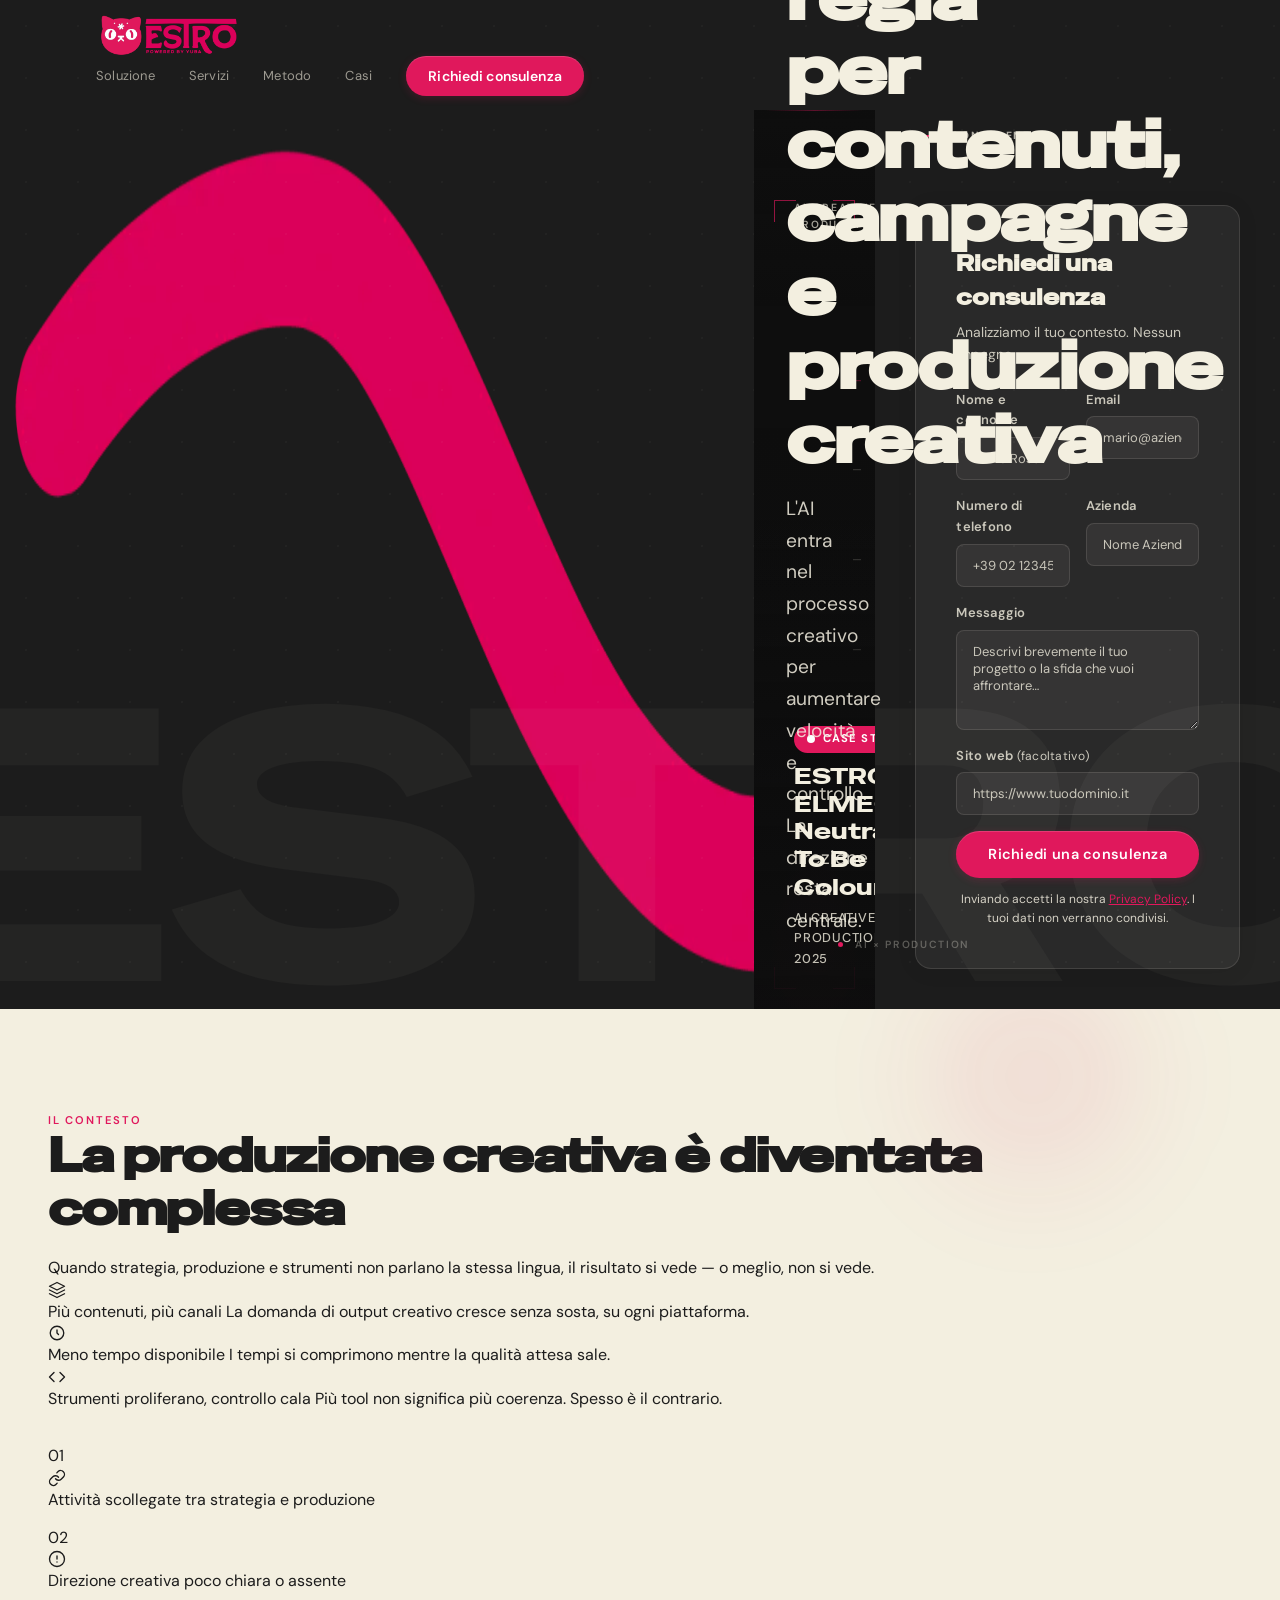
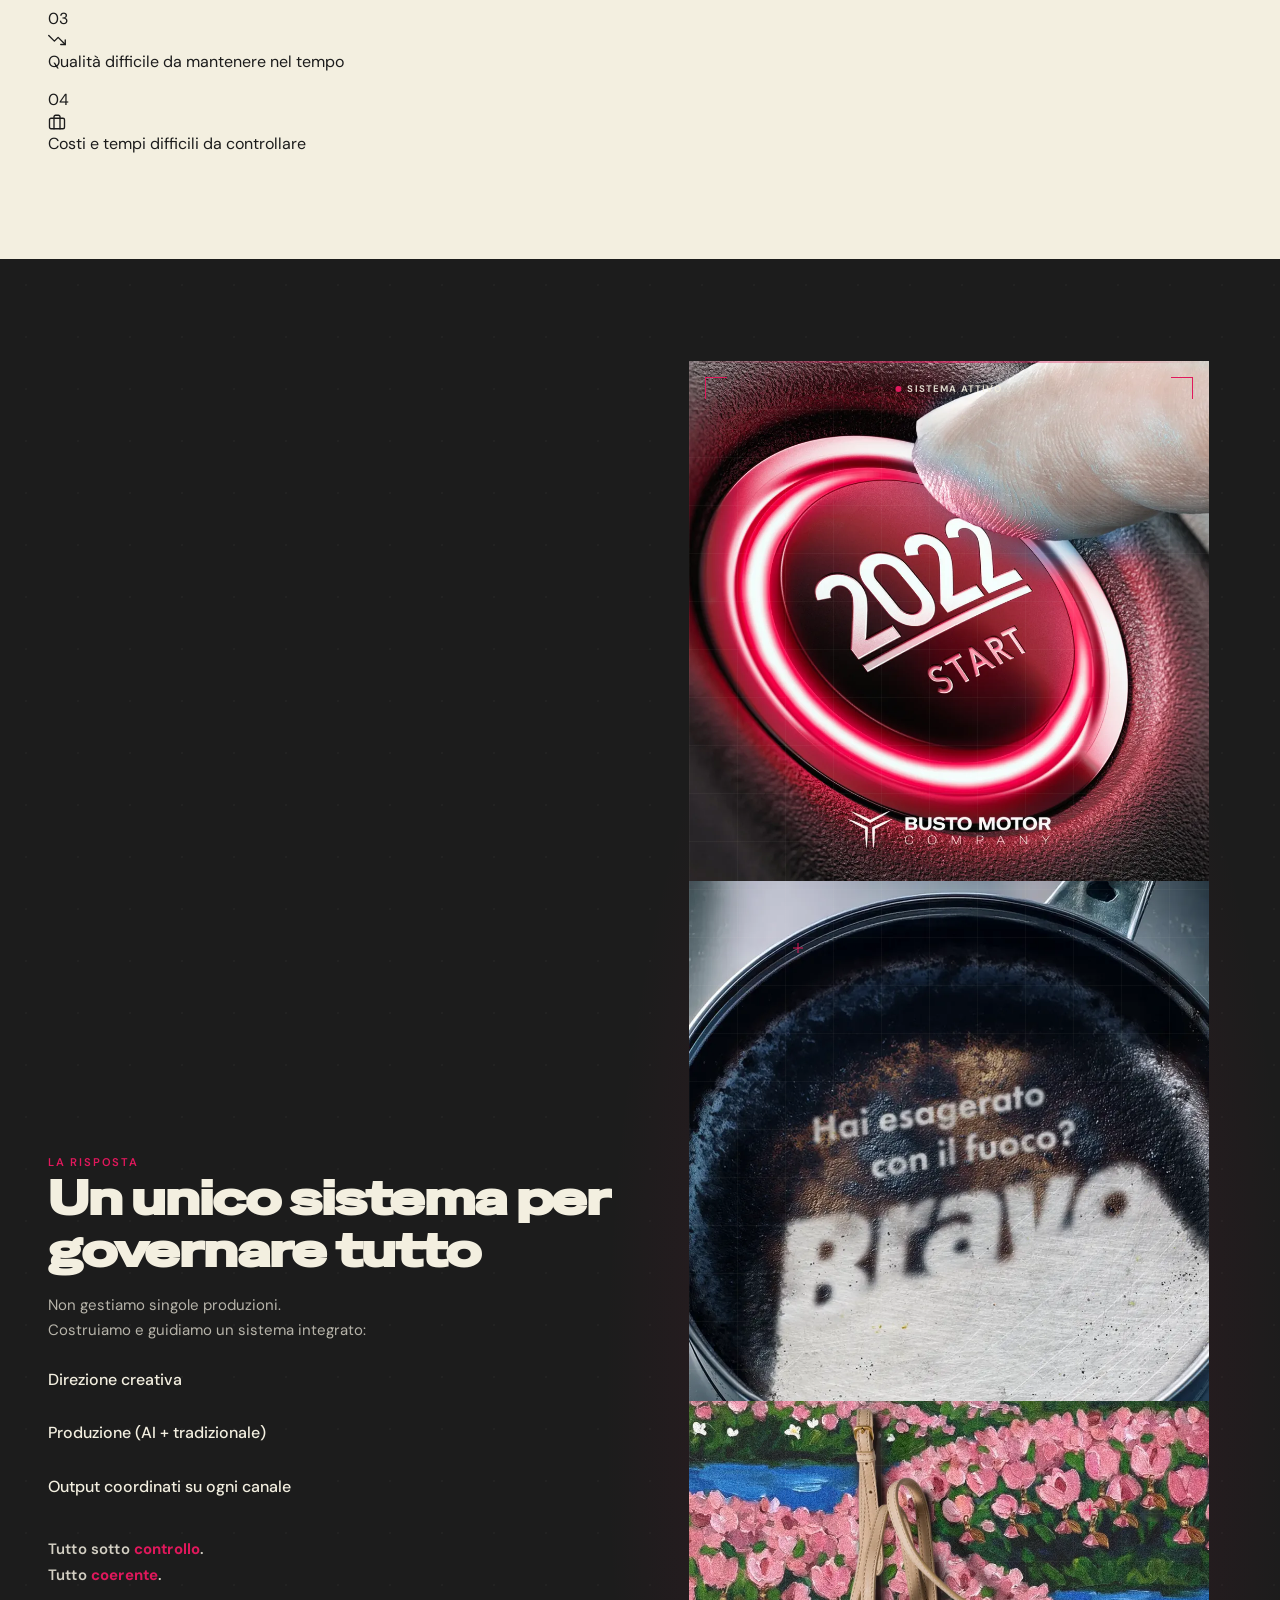
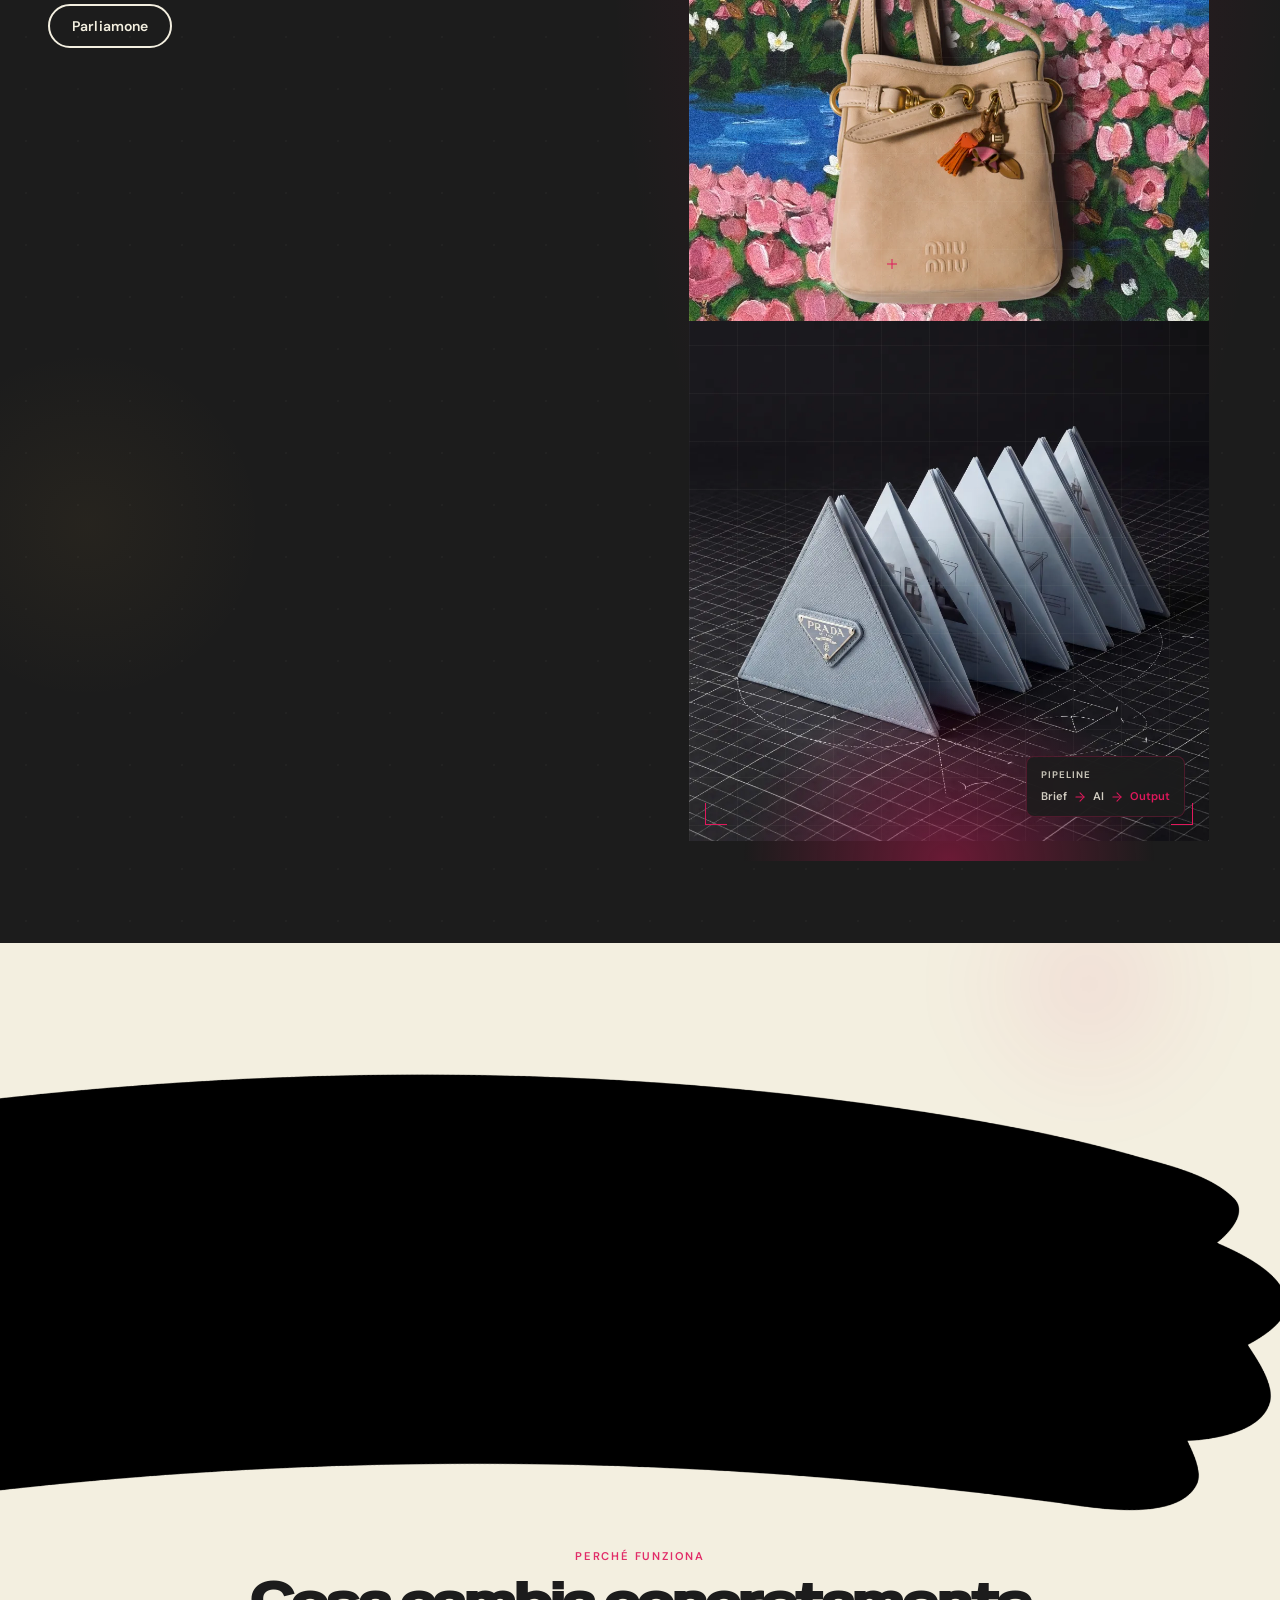
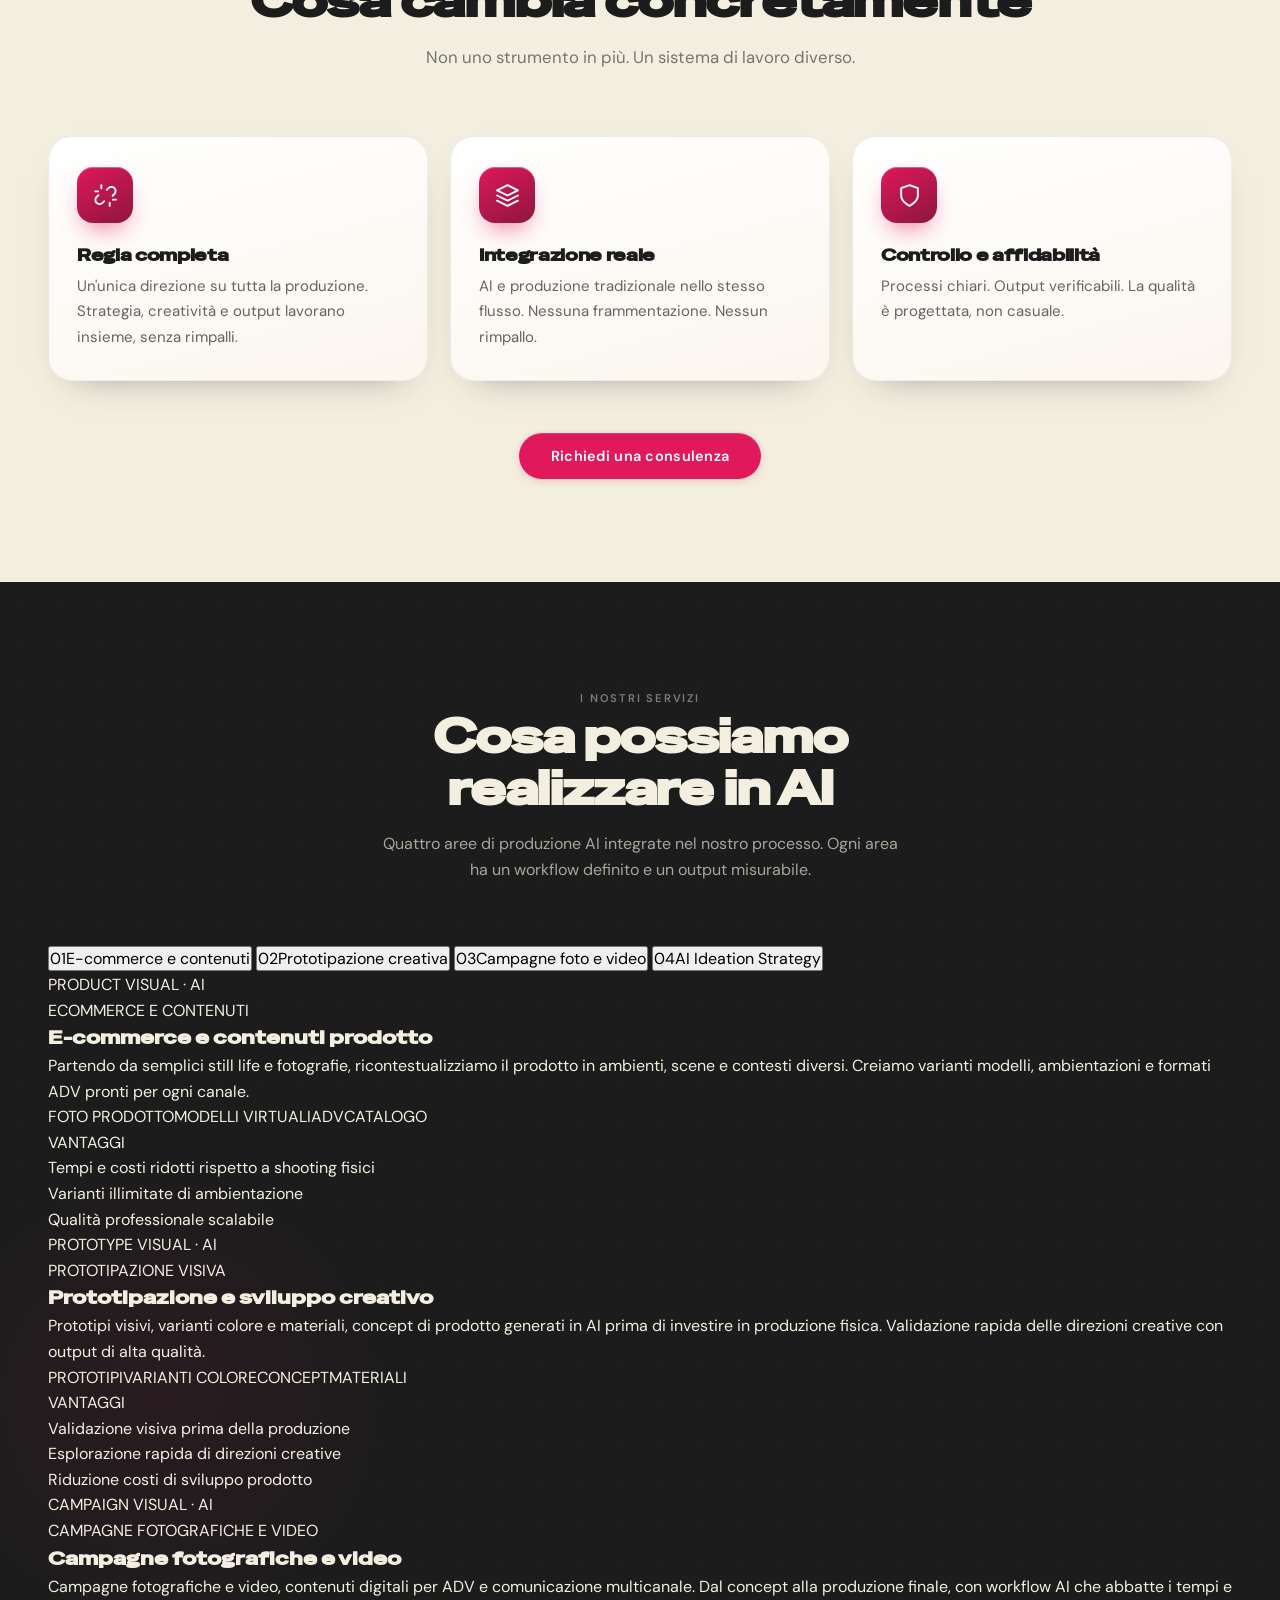
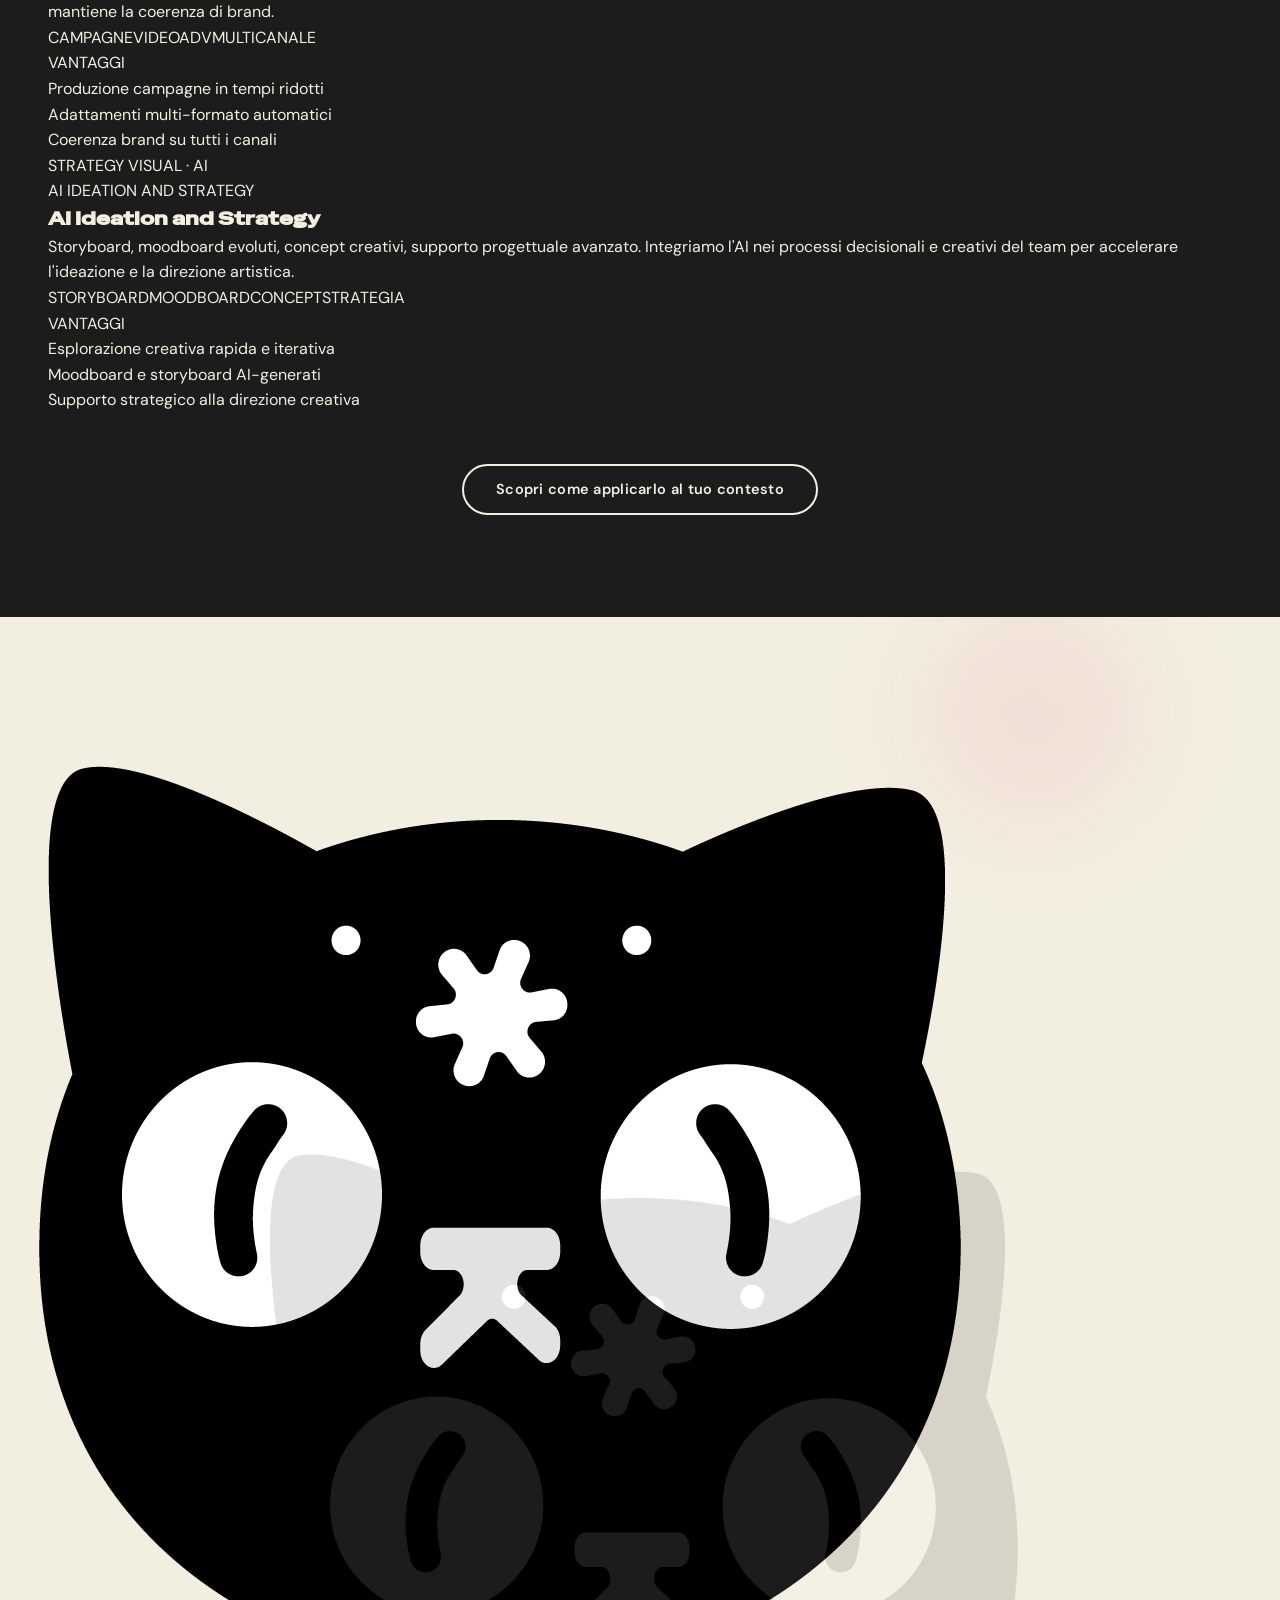
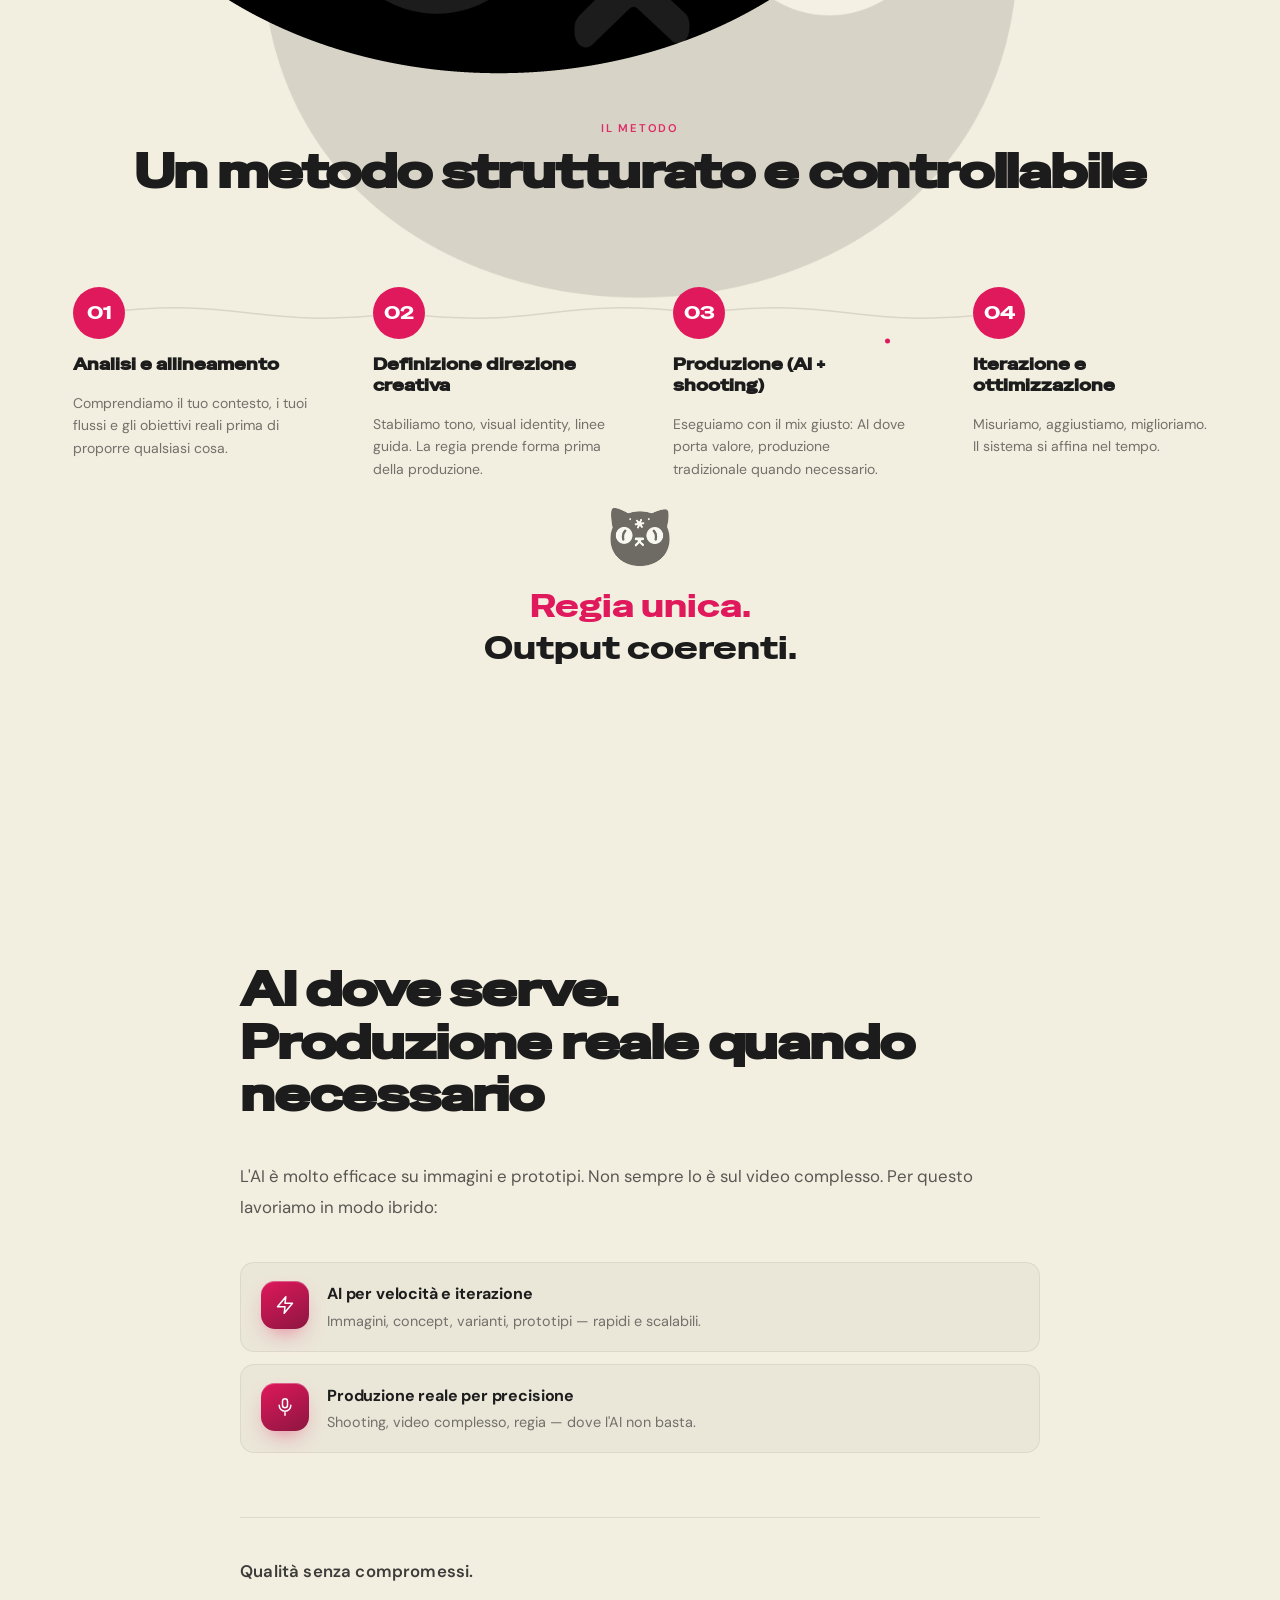
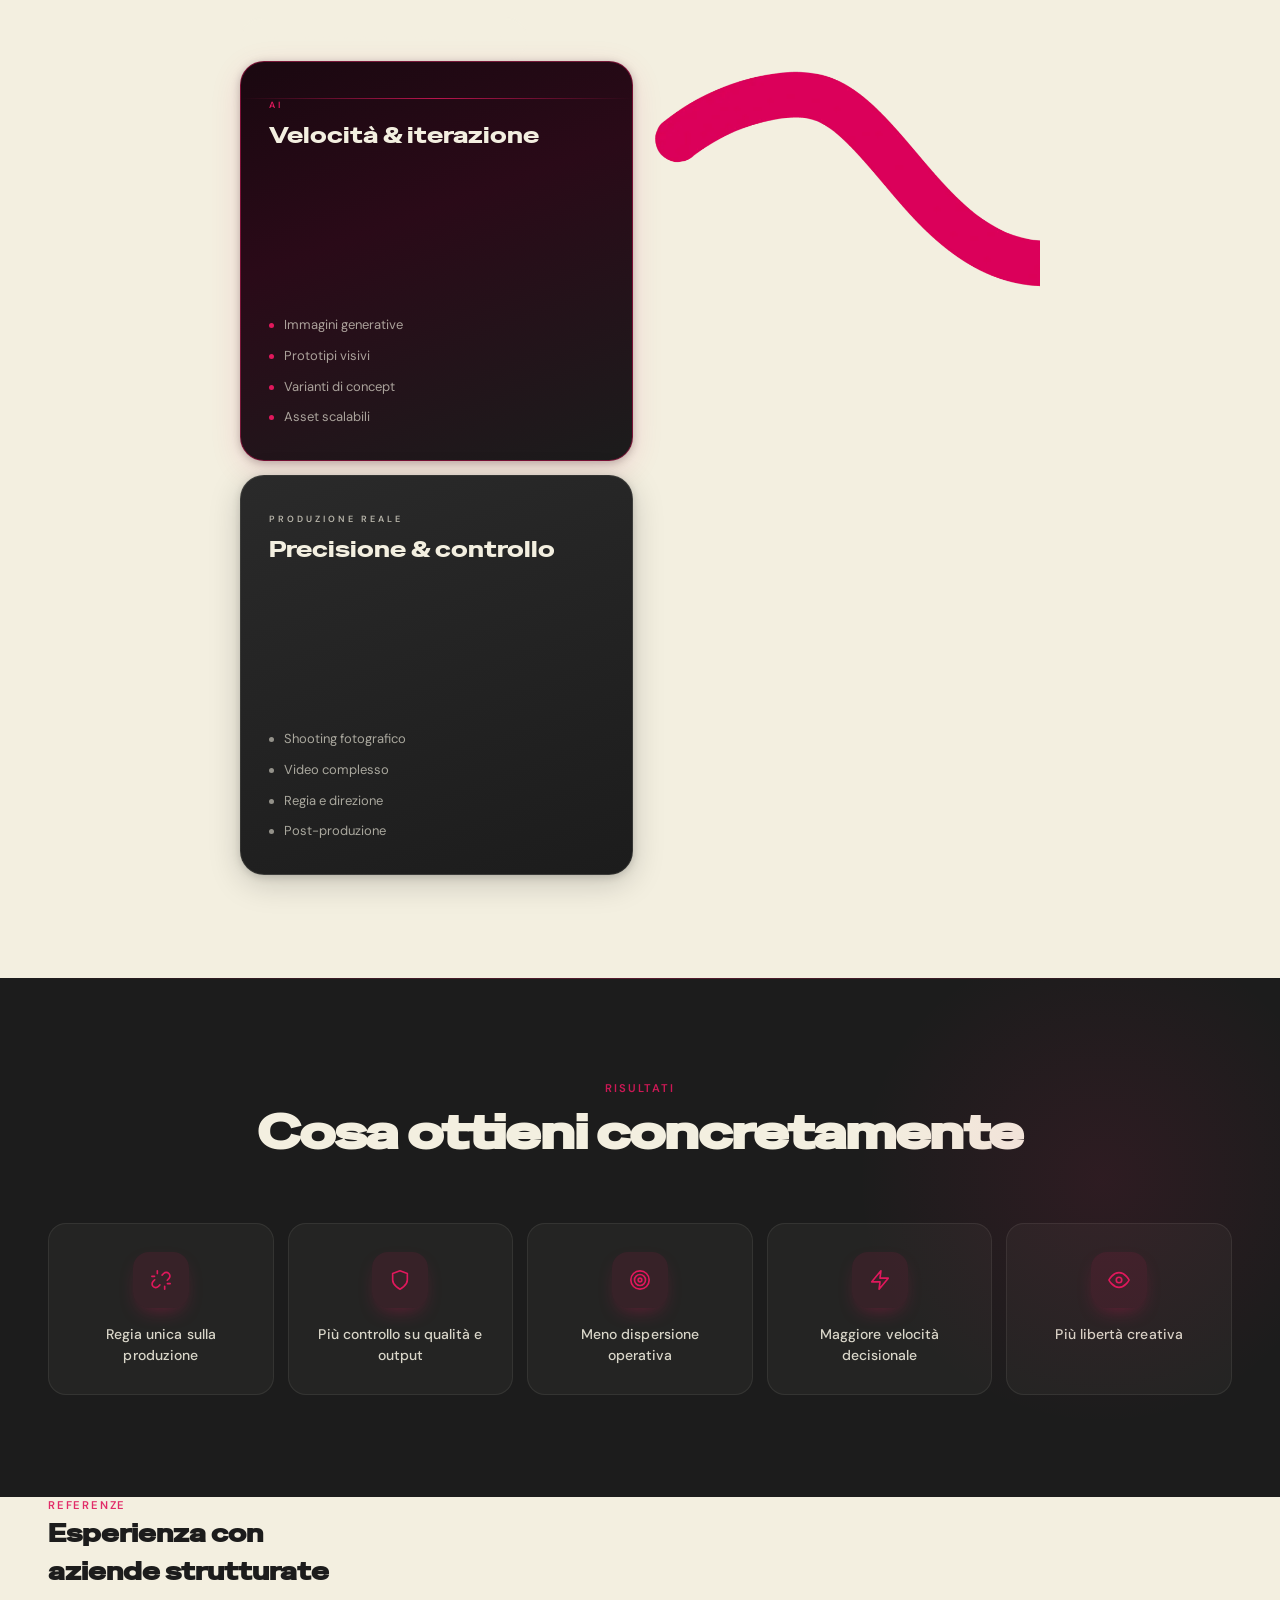
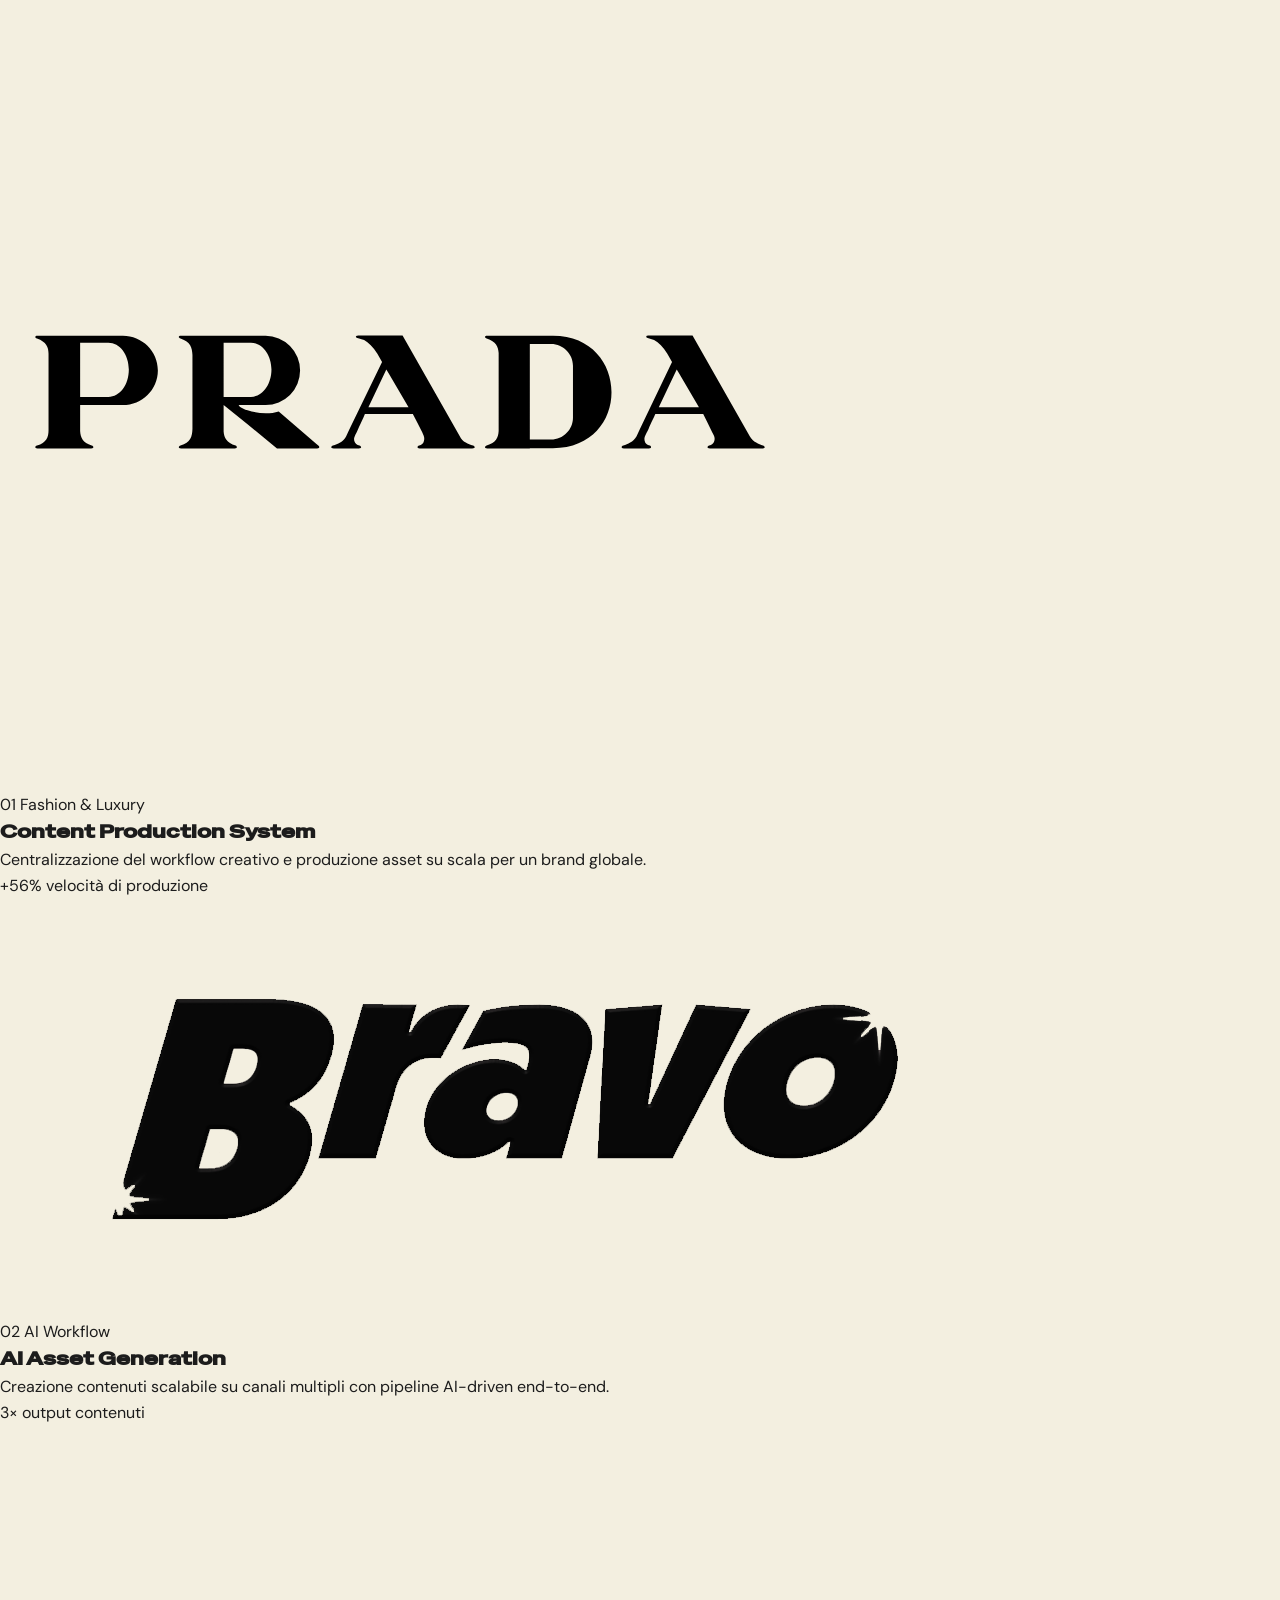
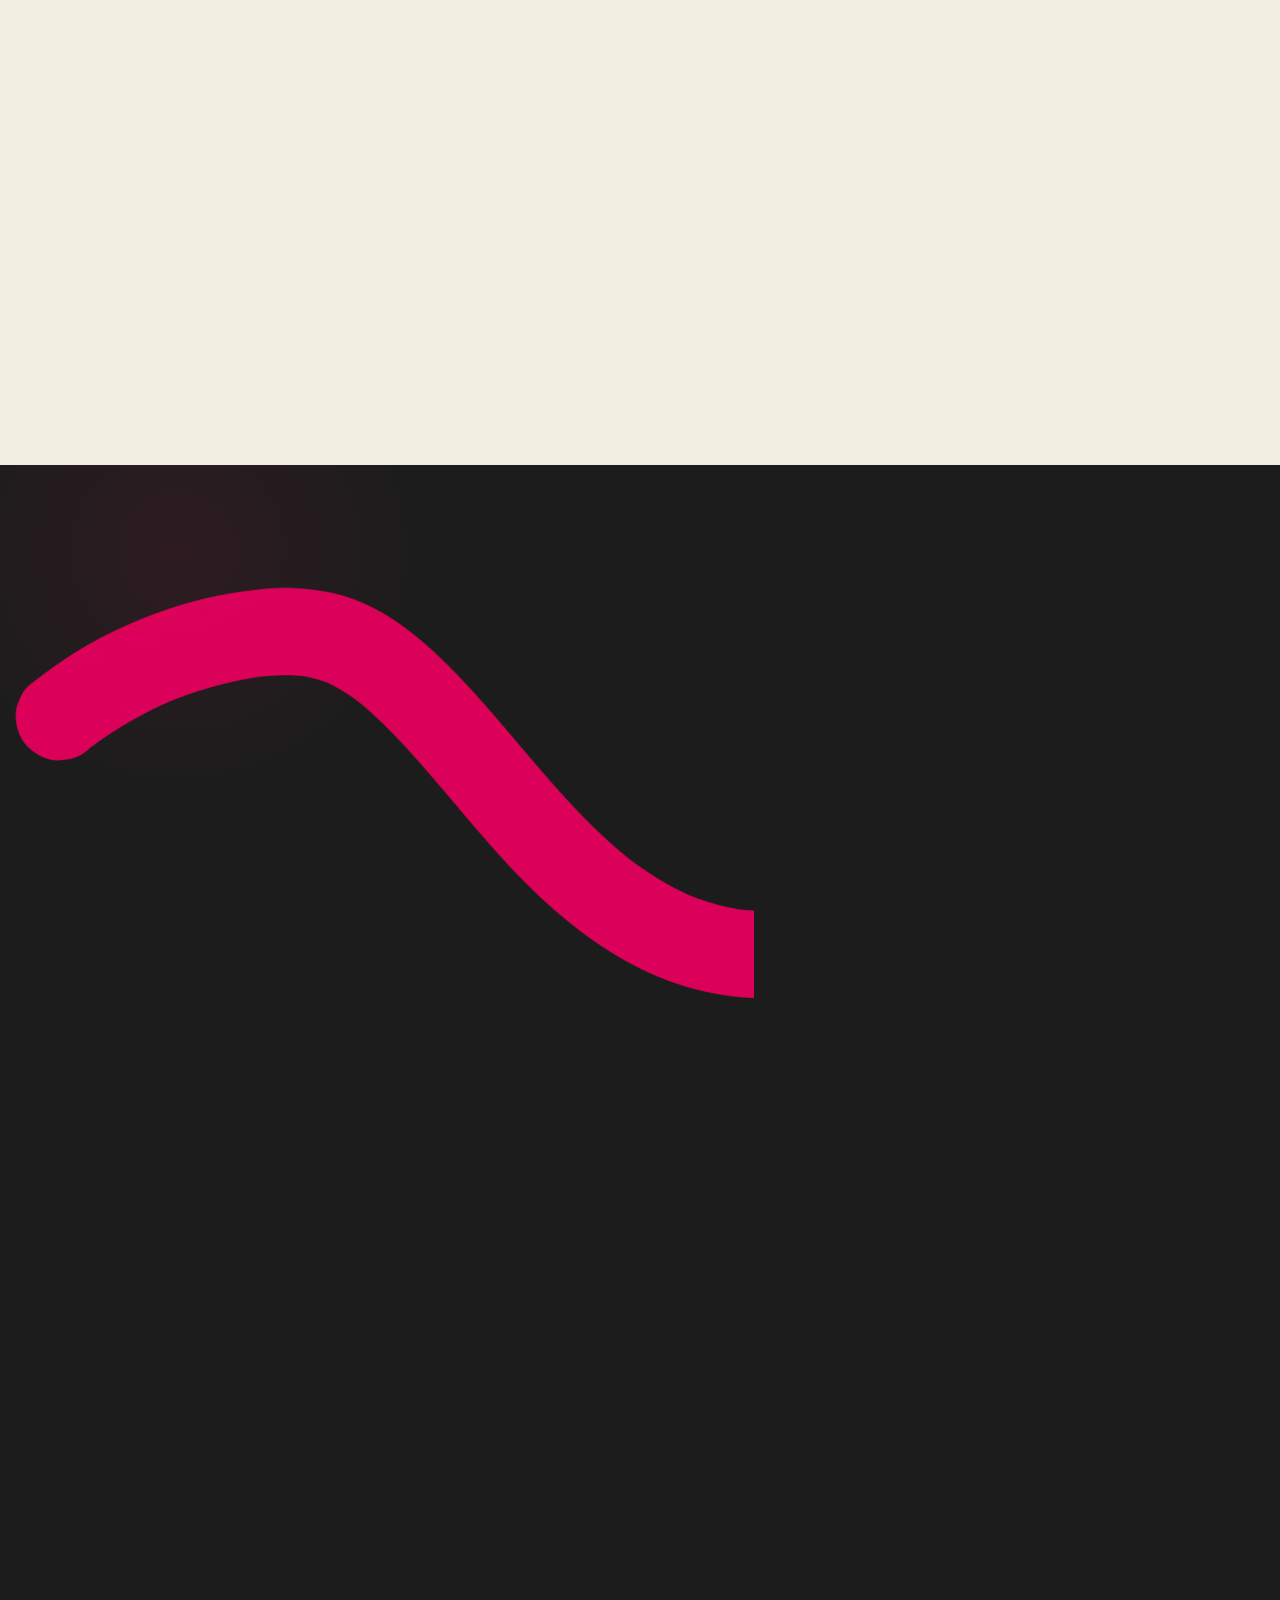
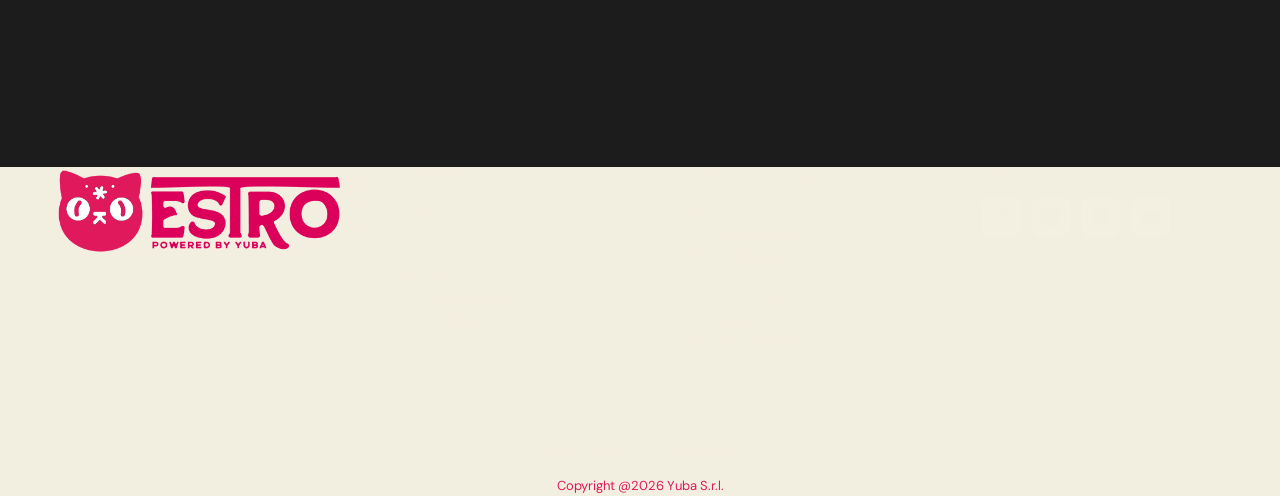
<file: index.html>
<!DOCTYPE html>
<html lang="it">
<head>
  <meta charset="UTF-8" />
  <meta name="viewport" content="width=device-width, initial-scale=1.0" />
  <meta name="description" content="Estro — AI Creative Production. Un'unica regia per contenuti, campagne e produzione creativa. L'AI entra nel processo creativo per aumentare velocità e controllo." />
  <meta property="og:title" content="Estro — AI Creative Production" />
  <meta property="og:description" content="Un'unica regia per contenuti, campagne e produzione creativa. L'AI entra nel processo creativo per aumentare velocità e controllo." />
  <meta property="og:type" content="website" />
  <meta name="robots" content="index, follow" />
  <title>AI Creative Production — Estro</title>
  <link rel="icon" type="image/png" href="gattinoestro.png" />
  <link rel="stylesheet" href="styles.css" />

  <!-- Preconnect for Google Fonts -->
  <link rel="preconnect" href="https://fonts.googleapis.com" />
  <link rel="preconnect" href="https://fonts.gstatic.com" crossorigin />
</head>
<body>

  <!-- Scroll progress bar -->
  <div class="scroll-progress" id="scroll-progress" aria-hidden="true"></div>

  <!-- ================================================
       NAVBAR
       ================================================ -->
  <header class="navbar" role="banner">
    <div class="container">
      <div class="navbar__inner">

        <a href="#hero" class="navbar__logo" aria-label="Estro — torna all'inizio">
          <img
            src="logoestro.webp"
            alt="Estro logo"
            width="120"
            height="36"
            loading="eager"
          />
        </a>

        <nav class="navbar__nav" aria-label="Navigazione principale">
          <a href="#solution" class="navbar__link">Soluzione</a>
          <a href="#services" class="navbar__link">Servizi</a>
          <a href="#how-we-work" class="navbar__link">Metodo</a>
          <a href="#trust" class="navbar__link">Casi</a>
          <a href="#final-cta" class="btn btn--primary navbar__cta">Richiedi consulenza</a>
        </nav>

        <button
          class="navbar__hamburger"
          aria-label="Apri menu"
          aria-expanded="false"
          aria-controls="mobile-menu"
        >
          <span></span>
          <span></span>
          <span></span>
        </button>

      </div>
    </div>
  </header>

  <!-- Mobile menu overlay -->
  <div class="navbar__mobile" id="mobile-menu" role="dialog" aria-label="Menu mobile">
    <a href="#solution" class="navbar__mobile-link">Soluzione</a>
    <a href="#services" class="navbar__mobile-link">Servizi</a>
    <a href="#how-we-work" class="navbar__mobile-link">Metodo</a>
    <a href="#trust" class="navbar__mobile-link">Casi</a>
    <a href="#final-cta" class="btn btn--primary btn--lg">Richiedi consulenza</a>
  </div>

  <main id="main-content">

    <!-- ================================================
         1. HERO
         ================================================ -->
    <!-- Hero: full-bleed layout, no container wrapper so video bleeds edge-to-edge -->
    <section class="hero" id="hero" aria-labelledby="hero-headline">
      <img src="codagatto.webp" alt="" class="deco-tail deco-tail--hero" aria-hidden="true" loading="eager" />
      <div class="hero__inner">

        <!-- Left column: video (62%) + text block below -->
        <div class="hero__left">

          <!--
            VIDEO: "ESTRO x ELMEC • Neutral To Be Colourful" (YouTube ID: JHJbEeBElqA)
            Source: Estro - Elmec x Estro.html → elementor-widget-video
            Cover technique: max(100%, calc(100vh×16/9)) × max(100%, calc(100vw×9/16))
            ensures correct cover for any container proportion without knowing exact dimensions.
          -->
          <div class="hero__video-wrapper" aria-label="Video case study Estro x Elmec">

            <!-- Layer 0: YouTube iframe (background) -->
            <iframe
              class="hero__video-iframe"
              src="https://www.youtube.com/embed/JHJbEeBElqA?autoplay=1&mute=1&loop=1&playlist=JHJbEeBElqA&controls=0&playsinline=1&rel=0&modestbranding=1&disablekb=1&iv_load_policy=3"
              title="ESTRO x ELMEC • Neutral To Be Colourful"
              allow="autoplay; encrypted-media; picture-in-picture"
              frameborder="0"
              loading="eager"
              aria-hidden="true"
            ></iframe>

            <!-- Layer 1: subtle crosshair grid -->
            <div class="hero__grid-layer" aria-hidden="true"></div>

            <!-- Layer 2: scanning line (continuous sweep) -->
            <div class="hero__scan-line" aria-hidden="true"></div>

            <!-- Layer 3: corner brackets (production frame corners) -->
            <div class="hero__corner hero__corner--tl" aria-hidden="true"></div>
            <div class="hero__corner hero__corner--tr" aria-hidden="true"></div>
            <div class="hero__corner hero__corner--bl" aria-hidden="true"></div>
            <div class="hero__corner hero__corner--br" aria-hidden="true"></div>

            <!-- Layer 4: top meta bar -->
            <div class="hero__meta-top" aria-hidden="true">
              <span class="hero__meta-label">AI CREATIVE PRODUCTION</span>
              <span class="hero__meta-rec">
                <span class="hero__meta-rec-dot"></span>REC
              </span>
            </div>

            <!-- Layer 5: right-side coordinate ruler -->
            <div class="hero__ruler" aria-hidden="true">
              <span class="hero__ruler-tick"></span>
              <span class="hero__ruler-tick"></span>
              <span class="hero__ruler-tick"></span>
              <span class="hero__ruler-tick"></span>
              <span class="hero__ruler-tick"></span>
            </div>

            <!-- Layer 6: bottom glow + gradient + production info -->
            <div class="hero__video-overlay" aria-hidden="true">
              <div class="hero__image-content">
                <div class="hero__image-tag">
                  <svg width="8" height="8" viewBox="0 0 8 8" fill="currentColor" aria-hidden="true"><circle cx="4" cy="4" r="4"/></svg>
                  Case study
                </div>
                <p class="hero__image-label">ESTRO × ELMEC<br/>Neutral To Be Colourful</p>
                <p class="hero__image-sublabel">AI Creative Production — 2025</p>
              </div>
            </div>

          </div>

          <!-- Text block below the video, same column -->
          <div class="hero__text-block">
            <div class="hero__text-block-inner">
              <p class="eyebrow hero__eyebrow">AI Creative Production</p>
              <h1 class="display-xl hero__headline" id="hero-headline">
                Un'unica regia per contenuti, campagne e produzione creativa
              </h1>
              <p class="body-lg hero__text">
                L'AI entra nel processo creativo per aumentare velocità e controllo.<br/>
                La direzione resta centrale.
              </p>
            </div>
            <!-- Decorative horizontal rule with accent -->
            <div class="hero__text-rule" aria-hidden="true">
              <span class="hero__text-rule-line"></span>
              <span class="hero__text-rule-dot"></span>
              <span class="hero__text-rule-label">AI × Production</span>
            </div>
          </div>

        </div>

        <!-- Right column: form (38%) -->
        <div class="hero__right">
          <!-- Micro-grid background layer -->
          <!-- Accent marker top -->
          <div class="hero__right-accent" aria-hidden="true">
            <span class="hero__right-accent-line"></span>
            <span class="hero__right-accent-label">Consulenza</span>
          </div>
          <div class="hero__right-inner animate-on-scroll delay-2">
            <div class="form-card form-card--dark" role="region" aria-labelledby="hero-form-title">
              <div class="form-card__header">
                <h2 class="form-card__title" id="hero-form-title">Richiedi una consulenza</h2>
                <p class="form-card__subtitle">Analizziamo il tuo contesto. Nessun impegno.</p>
              </div>

              <form
                class="contact-form"
                id="hero-form"
                novalidate
                aria-label="Form di contatto"
              >
                <div class="form__fields">
                  <div class="form__row">
                    <div class="form__group">
                      <label class="form__label" for="hero-name">Nome e cognome</label>
                      <input
                        class="form__input"
                        type="text"
                        id="hero-name"
                        name="name"
                        placeholder="Mario Rossi"
                        autocomplete="name"
                        required
                        aria-required="true"
                      />
                      <span class="form__error-msg" role="alert"></span>
                    </div>
                    <div class="form__group">
                      <label class="form__label" for="hero-email">Email</label>
                      <input
                        class="form__input"
                        type="email"
                        id="hero-email"
                        name="email"
                        placeholder="mario@azienda.it"
                        autocomplete="email"
                        required
                        aria-required="true"
                      />
                      <span class="form__error-msg" role="alert"></span>
                    </div>
                  </div>

                  <div class="form__row">
                    <div class="form__group">
                      <label class="form__label" for="hero-phone">Numero di telefono</label>
                      <input
                        class="form__input"
                        type="tel"
                        id="hero-phone"
                        name="phone"
                        placeholder="+39 02 1234567"
                        autocomplete="tel"
                        data-type="phone"
                        required
                        aria-required="true"
                      />
                      <span class="form__error-msg" role="alert"></span>
                    </div>
                    <div class="form__group">
                      <label class="form__label" for="hero-company">Azienda</label>
                      <input
                        class="form__input"
                        type="text"
                        id="hero-company"
                        name="company"
                        placeholder="Nome Azienda S.r.l."
                        autocomplete="organization"
                        required
                        aria-required="true"
                      />
                      <span class="form__error-msg" role="alert"></span>
                    </div>
                  </div>

                  <div class="form__group">
                    <label class="form__label" for="hero-message">Messaggio</label>
                    <textarea
                      class="form__textarea"
                      id="hero-message"
                      name="message"
                      placeholder="Descrivi brevemente il tuo progetto o la sfida che vuoi affrontare…"
                      rows="4"
                      required
                      aria-required="true"
                    ></textarea>
                    <span class="form__error-msg" role="alert"></span>
                  </div>

                  <div class="form__group">
                    <label class="form__label" for="hero-website">
                      Sito web <span class="form__optional">(facoltativo)</span>
                    </label>
                    <input
                      class="form__input"
                      type="url"
                      id="hero-website"
                      name="website"
                      placeholder="https://www.tuodominio.it"
                      autocomplete="url"
                    />
                  </div>

                  <div class="form__submit">
                    <button type="submit" class="btn btn--primary btn--full btn--lg">
                      Richiedi una consulenza
                    </button>
                  </div>

                  <p class="form__privacy">
                    Inviando accetti la nostra
                    <a href="#" tabindex="0">Privacy Policy</a>.
                    I tuoi dati non verranno condivisi.
                  </p>
                </div>

                <div class="form__success" aria-live="polite">
                  <div class="form__success-icon" aria-hidden="true">
                    <svg width="24" height="24" viewBox="0 0 24 24" fill="none" stroke="currentColor" stroke-width="1.8" stroke-linecap="round" stroke-linejoin="round">
                      <polyline points="20 6 9 17 4 12"/>
                    </svg>
                  </div>
                  <p class="form__success-title display-sm">Messaggio ricevuto</p>
                  <p class="form__success-text">Ti risponderemo entro 24 ore lavorative. A presto.</p>
                </div>
              </form>
            </div>
          </div><!-- /.hero__right-inner -->

        </div><!-- /.hero__right -->

      </div><!-- /.hero__inner -->
    </section>

    <!-- ================================================
         2. PROBLEM SECTION
         ================================================ -->
    <section class="section problem" id="problem" aria-labelledby="problem-title">
      <div class="container">
        <div class="problem__inner">

          <div class="problem__left">
            <p class="eyebrow animate-on-scroll">Il contesto</p>
            <h2 class="display-lg problem__title animate-on-scroll delay-1" id="problem-title">
              La produzione creativa è diventata complessa
            </h2>
            <p class="problem__subtitle animate-on-scroll delay-1">
              Quando strategia, produzione e strumenti non parlano la stessa lingua, il risultato si vede — o meglio, non si vede.
            </p>

            <ul class="problem__list" aria-label="Problemi principali">
              <li class="problem__item animate-on-scroll delay-1">
                <div class="problem__item-icon" aria-hidden="true">
                  <svg width="18" height="18" viewBox="0 0 24 24" fill="none" stroke="currentColor" stroke-width="1.8" stroke-linecap="round" stroke-linejoin="round">
                    <polygon points="12 2 2 7 12 12 22 7 12 2"></polygon><polyline points="2 17 12 22 22 17"></polyline><polyline points="2 12 12 17 22 12"></polyline>
                  </svg>
                </div>
                <div class="problem__item-text">
                  <span class="problem__item-label">Più contenuti, più canali</span>
                  <span class="problem__item-desc">La domanda di output creativo cresce senza sosta, su ogni piattaforma.</span>
                </div>
              </li>
              <li class="problem__item animate-on-scroll delay-2">
                <div class="problem__item-icon" aria-hidden="true">
                  <svg width="18" height="18" viewBox="0 0 24 24" fill="none" stroke="currentColor" stroke-width="1.8" stroke-linecap="round" stroke-linejoin="round">
                    <circle cx="12" cy="12" r="9"></circle><polyline points="12 8 12 12 14 14"></polyline>
                  </svg>
                </div>
                <div class="problem__item-text">
                  <span class="problem__item-label">Meno tempo disponibile</span>
                  <span class="problem__item-desc">I tempi si comprimono mentre la qualità attesa sale.</span>
                </div>
              </li>
              <li class="problem__item animate-on-scroll delay-3">
                <div class="problem__item-icon" aria-hidden="true">
                  <svg width="18" height="18" viewBox="0 0 24 24" fill="none" stroke="currentColor" stroke-width="1.8" stroke-linecap="round" stroke-linejoin="round">
                    <polyline points="16 18 22 12 16 6"></polyline><polyline points="8 6 2 12 8 18"></polyline>
                  </svg>
                </div>
                <div class="problem__item-text">
                  <span class="problem__item-label">Strumenti proliferano, controllo cala</span>
                  <span class="problem__item-desc">Più tool non significa più coerenza. Spesso è il contrario.</span>
                </div>
              </li>
            </ul>
          </div>

          <div class="problem__right">
            <div class="problem__result-card animate-on-scroll delay-1">
              <span class="problem__card-num" aria-hidden="true">01</span>
              <div class="problem__card-icon" aria-hidden="true">
                <svg width="18" height="18" viewBox="0 0 24 24" fill="none" stroke="currentColor" stroke-width="1.8" stroke-linecap="round" stroke-linejoin="round">
                  <path d="M10 13a5 5 0 0 0 7.54.54l3-3a5 5 0 0 0-7.07-7.07l-1.72 1.71"></path>
                  <path d="M14 11a5 5 0 0 0-7.54-.54l-3 3a5 5 0 0 0 7.07 7.07l1.71-1.71"></path>
                </svg>
              </div>
              <p class="problem__result-text">Attività scollegate tra strategia e produzione</p>
            </div>
            <div class="problem__result-card animate-on-scroll delay-2">
              <span class="problem__card-num" aria-hidden="true">02</span>
              <div class="problem__card-icon" aria-hidden="true">
                <svg width="18" height="18" viewBox="0 0 24 24" fill="none" stroke="currentColor" stroke-width="1.8" stroke-linecap="round" stroke-linejoin="round">
                  <circle cx="12" cy="12" r="10"></circle><line x1="12" y1="8" x2="12" y2="12"></line><line x1="12" y1="16" x2="12.01" y2="16"></line>
                </svg>
              </div>
              <p class="problem__result-text">Direzione creativa poco chiara o assente</p>
            </div>
            <div class="problem__result-card animate-on-scroll delay-3">
              <span class="problem__card-num" aria-hidden="true">03</span>
              <div class="problem__card-icon" aria-hidden="true">
                <svg width="18" height="18" viewBox="0 0 24 24" fill="none" stroke="currentColor" stroke-width="1.8" stroke-linecap="round" stroke-linejoin="round">
                  <polyline points="23 18 13.5 8.5 8.5 13.5 1 6"></polyline><polyline points="17 18 23 18 23 12"></polyline>
                </svg>
              </div>
              <p class="problem__result-text">Qualità difficile da mantenere nel tempo</p>
            </div>
            <div class="problem__result-card animate-on-scroll delay-4">
              <span class="problem__card-num" aria-hidden="true">04</span>
              <div class="problem__card-icon" aria-hidden="true">
                <svg width="18" height="18" viewBox="0 0 24 24" fill="none" stroke="currentColor" stroke-width="1.8" stroke-linecap="round" stroke-linejoin="round">
                  <rect x="2" y="7" width="20" height="14" rx="2" ry="2"></rect><path d="M16 21V5a2 2 0 0 0-2-2h-4a2 2 0 0 0-2 2v16"></path>
                </svg>
              </div>
              <p class="problem__result-text">Costi e tempi difficili da controllare</p>
            </div>
          </div>

        </div>
      </div>
    </section>

    <!-- ================================================
         3. SOLUTION
         ================================================ -->
    <section class="section solution" id="solution" aria-labelledby="solution-title">
      <div class="container">
        <div class="solution__inner">

          <div class="solution__left">
            <p class="eyebrow animate-on-scroll">La risposta</p>
            <h2 class="display-lg solution__title animate-on-scroll delay-1" id="solution-title">
              Un unico sistema per governare tutto
            </h2>

            <p class="body-lg solution__copy animate-on-scroll delay-1">
              Non gestiamo singole produzioni.<br/>
              Costruiamo e guidiamo un sistema integrato:
            </p>

            <ul class="solution__list animate-on-scroll delay-2" aria-label="Componenti del sistema">
              <li class="solution__list-item">Direzione creativa</li>
              <li class="solution__list-item">Produzione (AI + tradizionale)</li>
              <li class="solution__list-item">Output coordinati su ogni canale</li>
            </ul>

            <p class="solution__closing animate-on-scroll delay-2">
              Tutto sotto <strong>controllo</strong>.<br/>
              Tutto <strong>coerente</strong>.
            </p>

            <div class="animate-on-scroll delay-3">
              <a href="#final-cta" class="btn btn--outline-light">Parliamone</a>
            </div>
          </div>

          <div class="solution__visual animate-on-scroll delay-2" aria-hidden="true">

            <!-- Outer atmospheric glow — extends into section bg -->
            <div class="solution__atmosphere" aria-hidden="true"></div>

            <div class="solution__frame">

              <!-- Slideshow of 4 client images -->
              <div class="solution__slideshow" aria-label="Case studies visivi">
                <img class="solution__slide solution__slide--active" src="larisposta/bustomotor.webp"  alt="Bustomotor — AI Creative Production" loading="lazy" />
                <img class="solution__slide" src="larisposta/fuocobravo.webp"  alt="Fuoco Bravo — AI Creative Production" loading="lazy" />
                <img class="solution__slide" src="larisposta/miumiu.webp"     alt="Miu Miu — AI Creative Production"    loading="lazy" />
                <img class="solution__slide" src="larisposta/prada.webp"   alt="Prada — AI Creative Production"      loading="lazy" />
              </div>

              <!-- Slide indicator dots -->
              <div class="solution__dots" aria-hidden="true">
                <span class="solution__dot solution__dot--active"></span>
                <span class="solution__dot"></span>
                <span class="solution__dot"></span>
                <span class="solution__dot"></span>
              </div>

              <!-- Crosshair grid overlay -->
              <div class="solution__grid-overlay" aria-hidden="true"></div>

              <!-- Scanning line -->
              <div class="solution__scan" aria-hidden="true"></div>

              <!-- Radial glow (bottom) -->
              <div class="solution__glow" aria-hidden="true"></div>

              <!-- Corner brackets -->
              <span class="solution__corner solution__corner--tl" aria-hidden="true"></span>
              <span class="solution__corner solution__corner--tr" aria-hidden="true"></span>
              <span class="solution__corner solution__corner--bl" aria-hidden="true"></span>
              <span class="solution__corner solution__corner--br" aria-hidden="true"></span>

              <!-- Coordinate data markers -->
              <div class="solution__marker solution__marker--a" aria-hidden="true"></div>
              <div class="solution__marker solution__marker--b" aria-hidden="true"></div>
              <div class="solution__marker solution__marker--c" aria-hidden="true"></div>

              <!-- Meta label -->
              <div class="solution__meta-label" aria-hidden="true">
                <span class="solution__meta-dot"></span>SISTEMA ATTIVO
              </div>

              <!-- Floating workflow mini-card -->
              <div class="solution__mini-card" aria-hidden="true">
                <p class="solution__mini-card-label">Pipeline</p>
                <div class="solution__mini-card-flow">
                  <span class="solution__mini-node">Brief</span>
                  <svg width="14" height="14" viewBox="0 0 24 24" fill="none" stroke="#E0185C" stroke-width="1.8" stroke-linecap="round" stroke-linejoin="round"><line x1="5" y1="12" x2="19" y2="12"/><polyline points="12 5 19 12 12 19"/></svg>
                  <span class="solution__mini-node">AI</span>
                  <svg width="14" height="14" viewBox="0 0 24 24" fill="none" stroke="#E0185C" stroke-width="1.8" stroke-linecap="round" stroke-linejoin="round"><line x1="5" y1="12" x2="19" y2="12"/><polyline points="12 5 19 12 12 19"/></svg>
                  <span class="solution__mini-node solution__mini-node--active">Output</span>
                </div>
              </div>

            </div>
          </div>

        </div>
      </div>
    </section>

    <!-- ================================================
         4. VALUE PROPOSITIONS
         ================================================ -->
    <section class="section value-props" id="value-props" aria-labelledby="value-props-title">
      <img src="zampanera.webp" alt="" class="deco-paw deco-paw--vp" aria-hidden="true" loading="lazy" />
      <div class="container">

        <header class="value-props__header animate-on-scroll">
          <p class="eyebrow" style="margin-bottom:0.5rem;">Perché funziona</p>
          <h2 class="display-lg value-props__title" id="value-props-title">Cosa cambia concretamente</h2>
          <p class="body-lg value-props__subtitle">
            Non uno strumento in più. Un sistema di lavoro diverso.
          </p>
        </header>

        <div class="grid-3" role="list">

          <!-- Link/chain icon (VI file 1, SVG 1) — represents "everything connected under one direction" -->
          <article class="value-card animate-on-scroll delay-1" role="listitem">
            <div class="value-card__icon" aria-hidden="true">
              <svg width="24" height="24" viewBox="0 0 24 24" fill="none" stroke="currentColor" stroke-width="1.8" stroke-linecap="round" stroke-linejoin="round">
                <path d="M18.84 12.25l1.72-1.71a4 4 0 0 0-5.66-5.66l-1.71 1.72"></path><path d="M5.17 11.75l-1.72 1.71a4 4 0 1 0 5.66 5.66l1.71-1.72"></path><line x1="8" y1="2" x2="8" y2="5"></line><line x1="2" y1="8" x2="5" y2="8"></line><line x1="16" y1="19" x2="16" y2="22"></line><line x1="19" y1="16" x2="22" y2="16"></line>
              </svg>
            </div>
            <h3 class="value-card__title">Regia completa</h3>
            <p class="value-card__text">
              Un'unica direzione su tutta la produzione.
              Strategia, creatività e output lavorano insieme, senza rimpalli.
            </p>
          </article>

          <!-- Layers/stack icon (VI file 1, SVG 7) — represents "multiple layers integrated" -->
          <article class="value-card animate-on-scroll delay-2" role="listitem">
            <div class="value-card__icon" aria-hidden="true">
              <svg width="24" height="24" viewBox="0 0 24 24" fill="none" stroke="currentColor" stroke-width="1.8" stroke-linecap="round" stroke-linejoin="round">
                <polygon points="12 2 2 7 12 12 22 7 12 2"></polygon><polyline points="2 17 12 22 22 17"></polyline><polyline points="2 12 12 17 22 12"></polyline>
              </svg>
            </div>
            <h3 class="value-card__title">Integrazione reale</h3>
            <p class="value-card__text">
              AI e produzione tradizionale nello stesso flusso.
              Nessuna frammentazione. Nessun rimpallo.
            </p>
          </article>

          <!-- Shield icon (VI file 1, SVG 12 & file 2, SVG 7) — represents "quality and reliability" -->
          <article class="value-card animate-on-scroll delay-3" role="listitem">
            <div class="value-card__icon" aria-hidden="true">
              <svg width="24" height="24" viewBox="0 0 24 24" fill="none" stroke="currentColor" stroke-width="1.8" stroke-linecap="round" stroke-linejoin="round">
                <path d="M12 22s8-4 8-10V5l-8-3-8 3v7c0 6 8 10 8 10z"></path>
              </svg>
            </div>
            <h3 class="value-card__title">Controllo e affidabilità</h3>
            <p class="value-card__text">
              Processi chiari. Output verificabili.
              La qualità è progettata, non casuale.
            </p>
          </article>

        </div>

        <div class="value-props__cta animate-on-scroll">
          <a href="#final-cta" class="btn btn--primary btn--lg">Richiedi una consulenza</a>
        </div>

      </div>
    </section>

    <!-- ================================================
         5. SERVICES
         ================================================ -->
    <section class="section services" id="services">
      <div class="srv-orb" aria-hidden="true"></div>
      <div class="container">

        <div class="services__header animate-on-scroll">
          <span class="eyebrow" style="color:rgba(243,239,224,0.5);">I nostri servizi</span>
          <h2 class="display-lg services__title">Cosa possiamo<br>realizzare in AI</h2>
          <p class="services__subtitle">Quattro aree di produzione AI integrate nel nostro processo. Ogni area ha un workflow definito e un output misurabile.</p>
        </div>

        <div class="srv-tabs-wrap animate-on-scroll delay-1">
          <div class="srv-tabs">
            <button class="srv-tab on" onclick="switchSrv(0,this)"><span class="srv-tab-n">01</span>E-commerce e contenuti</button>
            <button class="srv-tab" onclick="switchSrv(1,this)"><span class="srv-tab-n">02</span>Prototipazione creativa</button>
            <button class="srv-tab" onclick="switchSrv(2,this)"><span class="srv-tab-n">03</span>Campagne foto e video</button>
            <button class="srv-tab" onclick="switchSrv(3,this)"><span class="srv-tab-n">04</span>AI Ideation Strategy</button>
          </div>
        </div>

        <div class="srv-panels" id="srv-panels"></div>

        <div class="services__cta animate-on-scroll">
          <a href="#final-cta" class="btn btn--outline-light btn--lg">Scopri come applicarlo al tuo contesto</a>
        </div>

      </div>
    </section>

    <!-- ================================================
         6. HOW WE WORK
         ================================================ -->
    <section class="section how-we-work" id="how-we-work" aria-labelledby="how-we-work-title">
      <img src="gattinoestro.png" alt="" class="deco-cat deco-cat--method" aria-hidden="true" loading="lazy" />
      <div class="container">

        <header class="how-we-work__header animate-on-scroll">
          <p class="eyebrow" style="margin-bottom:0.5rem;">Il metodo</p>
          <h2 class="display-lg how-we-work__title" id="how-we-work-title">
            Un metodo strutturato e controllabile
          </h2>
        </header>

        <div class="steps-system" aria-label="Fasi del metodo">

          <!-- SVG flow path — drawn by JS on scroll -->
          <svg class="steps-flow" aria-hidden="true" focusable="false">
            <defs>
              <linearGradient id="flow-gradient" x1="0%" y1="0%" x2="100%" y2="0%">
                <stop offset="0%"   stop-color="#E0185C" stop-opacity="1"/>
                <stop offset="60%"  stop-color="#E0185C" stop-opacity="0.5"/>
                <stop offset="100%" stop-color="#E0185C" stop-opacity="0.2"/>
              </linearGradient>
              <filter id="flow-glow">
                <feGaussianBlur stdDeviation="2.5" result="blur"/>
                <feMerge><feMergeNode in="blur"/><feMergeNode in="SourceGraphic"/></feMerge>
              </filter>
            </defs>
            <!-- ghost track -->
            <path class="steps-flow__track" />
            <!-- animated fill -->
            <path class="steps-flow__fill" filter="url(#flow-glow)" />
            <!-- travelling particles -->
            <circle class="steps-flow__particle steps-flow__particle--a" r="2.5"/>
            <circle class="steps-flow__particle steps-flow__particle--b" r="1.8"/>
          </svg>

          <ol class="steps" aria-label="Fasi del metodo">

            <li class="step-card animate-on-scroll delay-1" data-step="0">
              <div class="step-card__node" aria-hidden="true">
                <span class="step-card__node-ring"></span>
                <span class="step-card__number">01</span>
              </div>
              <h3 class="step-card__title">Analisi e allineamento</h3>
              <p class="step-card__text">
                Comprendiamo il tuo contesto, i tuoi flussi e gli obiettivi reali prima di proporre qualsiasi cosa.
              </p>
            </li>

            <li class="step-card animate-on-scroll delay-2" data-step="1">
              <div class="step-card__node" aria-hidden="true">
                <span class="step-card__node-ring"></span>
                <span class="step-card__number">02</span>
              </div>
              <h3 class="step-card__title">Definizione direzione creativa</h3>
              <p class="step-card__text">
                Stabiliamo tono, visual identity, linee guida. La regia prende forma prima della produzione.
              </p>
            </li>

            <li class="step-card animate-on-scroll delay-3" data-step="2">
              <div class="step-card__node" aria-hidden="true">
                <span class="step-card__node-ring"></span>
                <span class="step-card__number">03</span>
              </div>
              <h3 class="step-card__title">Produzione (AI + shooting)</h3>
              <p class="step-card__text">
                Eseguiamo con il mix giusto: AI dove porta valore, produzione tradizionale quando necessario.
              </p>
            </li>

            <li class="step-card animate-on-scroll delay-4" data-step="3">
              <div class="step-card__node" aria-hidden="true">
                <span class="step-card__node-ring"></span>
                <span class="step-card__number">04</span>
              </div>
              <h3 class="step-card__title">Iterazione e ottimizzazione</h3>
              <p class="step-card__text">
                Misuriamo, aggiustiamo, miglioriamo. Il sistema si affina nel tempo.
              </p>
            </li>

          </ol>

        </div>

        <div class="how-we-work__closing animate-on-scroll">
          <img class="how-we-work__brand-seal" src="gattinoestro.png" alt="" aria-hidden="true" loading="lazy" />
          <p class="how-we-work__closing-text">
            <em>Regia unica.</em><br/>
            Output coerenti.
          </p>
        </div>

      </div>
    </section>

    <!-- ================================================
         7. APPROACH
         ================================================ -->
    <section class="section approach" id="approach" aria-labelledby="approach-title">
      <div class="container">
        <div class="approach__inner">

          <div class="approach__left">
            <p class="eyebrow" style="color:rgba(243,239,224,0.5);margin-bottom:0.5rem;" aria-hidden="true">Approccio ibrido</p>
            <h2 class="display-lg approach__title animate-on-scroll" id="approach-title">
              AI dove serve.<br/>Produzione reale quando necessario
            </h2>

            <p class="body-lg approach__copy animate-on-scroll delay-1">
              L'AI è molto efficace su immagini e prototipi.
              Non sempre lo è sul video complesso.
              Per questo lavoriamo in modo ibrido:
            </p>

            <ul class="approach__list animate-on-scroll delay-2" aria-label="Componenti dell'approccio ibrido">
              <li class="approach__list-item">
                <div class="approach__list-icon approach__list-icon--ai" aria-hidden="true">
                  <svg width="16" height="16" viewBox="0 0 24 24" fill="none" stroke="currentColor" stroke-width="1.8" stroke-linecap="round" stroke-linejoin="round">
                    <polygon points="13 2 3 14 12 14 11 22 21 10 12 10 13 2"/>
                  </svg>
                </div>
                <div class="approach__list-text">
                  <span class="approach__list-label">AI per velocità e iterazione</span>
                  <span class="approach__list-desc">Immagini, concept, varianti, prototipi — rapidi e scalabili.</span>
                </div>
              </li>
              <!-- Microphone (VI file 1, SVG 11) — real production, voice/studio -->
              <li class="approach__list-item">
                <div class="approach__list-icon approach__list-icon--human" aria-hidden="true">
                  <svg width="16" height="16" viewBox="0 0 24 24" fill="none" stroke="currentColor" stroke-width="1.8" stroke-linecap="round" stroke-linejoin="round">
                    <rect x="9" y="2" width="6" height="11" rx="3"></rect><path d="M5 10a7 7 0 0 0 14 0"></path><line x1="12" y1="19" x2="12" y2="22"></line>
                  </svg>
                </div>
                <div class="approach__list-text">
                  <span class="approach__list-label">Produzione reale per precisione</span>
                  <span class="approach__list-desc">Shooting, video complesso, regia — dove l'AI non basta.</span>
                </div>
              </li>
            </ul>

            <p class="approach__closing animate-on-scroll delay-3">
              Qualità senza compromessi.
            </p>

            <div class="animate-on-scroll delay-3" style="margin-top: 2rem;">
              <a href="#final-cta" class="btn btn--outline-light">Valutiamo insieme il modello giusto</a>
            </div>
          </div>

          <div class="approach__visual animate-on-scroll delay-2" aria-hidden="true">
            <div class="approach__split">
              <div class="approach__split-card approach__split-card--ai">
                <div class="approach__split-scan" aria-hidden="true"></div>
                <span class="approach__split-label">AI</span>
                <p class="approach__split-title">Velocità &amp; iterazione</p>
                <ul class="approach__split-items">
                  <li class="approach__split-item">Immagini generative</li>
                  <li class="approach__split-item">Prototipi visivi</li>
                  <li class="approach__split-item">Varianti di concept</li>
                  <li class="approach__split-item">Asset scalabili</li>
                </ul>
              </div>
              <div class="approach__split-connector" aria-hidden="true">
                <img src="codagatto.webp" alt="" loading="lazy" />
              </div>
              <div class="approach__split-card approach__split-card--human">
                <span class="approach__split-label">Produzione reale</span>
                <p class="approach__split-title">Precisione &amp; controllo</p>
                <ul class="approach__split-items">
                  <li class="approach__split-item">Shooting fotografico</li>
                  <li class="approach__split-item">Video complesso</li>
                  <li class="approach__split-item">Regia e direzione</li>
                  <li class="approach__split-item">Post-produzione</li>
                </ul>
              </div>
            </div>
          </div>

        </div>
      </div>
    </section>

    <!-- ================================================
         8. BENEFITS
         ================================================ -->
    <section class="section benefits" id="benefits" aria-labelledby="benefits-title">
      <div class="benefits__scan" aria-hidden="true"></div>
      <div class="container">

        <header class="benefits__header animate-on-scroll">
          <p class="eyebrow" style="margin-bottom:0.5rem;">Risultati</p>
          <h2 class="display-lg benefits__title" id="benefits-title">Cosa ottieni concretamente</h2>
        </header>

        <div class="benefits__grid" role="list">

          <!-- Link/chain (VI file 1, SVG 1) — unified direction -->
          <div class="benefit-item animate-on-scroll delay-1" role="listitem">
            <div class="benefit-item__icon" aria-hidden="true">
              <svg width="22" height="22" viewBox="0 0 24 24" fill="none" stroke="currentColor" stroke-width="1.8" stroke-linecap="round" stroke-linejoin="round">
                <path d="M18.84 12.25l1.72-1.71a4 4 0 0 0-5.66-5.66l-1.71 1.72"></path><path d="M5.17 11.75l-1.72 1.71a4 4 0 1 0 5.66 5.66l1.71-1.72"></path><line x1="8" y1="2" x2="8" y2="5"></line><line x1="2" y1="8" x2="5" y2="8"></line><line x1="16" y1="19" x2="16" y2="22"></line><line x1="19" y1="16" x2="22" y2="16"></line>
              </svg>
            </div>
            <p class="benefit-item__text">Regia unica sulla produzione</p>
          </div>

          <!-- Shield (VI file 1, SVG 12 & file 2, SVG 7) — quality control -->
          <div class="benefit-item animate-on-scroll delay-2" role="listitem">
            <div class="benefit-item__icon" aria-hidden="true">
              <svg width="22" height="22" viewBox="0 0 24 24" fill="none" stroke="currentColor" stroke-width="1.8" stroke-linecap="round" stroke-linejoin="round">
                <path d="M12 22s8-4 8-10V5l-8-3-8 3v7c0 6 8 10 8 10z"></path>
              </svg>
            </div>
            <p class="benefit-item__text">Più controllo su qualità e output</p>
          </div>

          <!-- Target/concentric circles (VI file 1, SVG 6) — focus, less scatter -->
          <div class="benefit-item animate-on-scroll delay-3" role="listitem">
            <div class="benefit-item__icon" aria-hidden="true">
              <svg width="22" height="22" viewBox="0 0 24 24" fill="none" stroke="currentColor" stroke-width="1.8" stroke-linecap="round" stroke-linejoin="round">
                <circle cx="12" cy="12" r="10"></circle><circle cx="12" cy="12" r="6"></circle><circle cx="12" cy="12" r="2"></circle>
              </svg>
            </div>
            <p class="benefit-item__text">Meno dispersione operativa</p>
          </div>

          <!-- Lightning bolt (VI file 2, SVG 6) — decisional speed -->
          <div class="benefit-item animate-on-scroll delay-1" role="listitem">
            <div class="benefit-item__icon" aria-hidden="true">
              <svg width="22" height="22" viewBox="0 0 24 24" fill="none" stroke="currentColor" stroke-width="1.8" stroke-linecap="round" stroke-linejoin="round">
                <path d="M13 2L3 14h9l-1 8 10-12h-9l1-8z"></path>
              </svg>
            </div>
            <p class="benefit-item__text">Maggiore velocità decisionale</p>
          </div>

          <!-- Eye/visibility (VI file 2, SVG 3) — clarity and creative freedom -->
          <div class="benefit-item animate-on-scroll delay-2" role="listitem">
            <div class="benefit-item__icon" aria-hidden="true">
              <svg width="22" height="22" viewBox="0 0 24 24" fill="none" stroke="currentColor" stroke-width="1.8" stroke-linecap="round" stroke-linejoin="round">
                <path d="M1 12s4-8 11-8 11 8 11 8-4 8-11 8-11-8-11-8z"></path><circle cx="12" cy="12" r="3"></circle>
              </svg>
            </div>
            <p class="benefit-item__text">Più libertà creativa</p>
          </div>

        </div>

      </div>
    </section>

    <!-- ================================================
         9. TRUST / PROOF
         ================================================ -->
    <section class="trust" id="trust" aria-labelledby="trust-title">

      <!-- Section header — full width, contained -->
      <div class="container">
        <header class="trust__header animate-on-scroll">
          <p class="eyebrow trust__eyebrow">Referenze</p>
          <h2 class="trust__title" id="trust-title">Esperienza con<br>aziende strutturate</h2>
        </header>
      </div>

      <!-- Case study cards — bleed to edges -->
      <div class="trust__deck" role="list" aria-label="Case study clienti">

        <!-- ─── Case 1: Prada ─── -->
        <article class="trust__card animate-on-scroll" role="listitem">

          <div class="trust__card-visual"
               aria-label="Immagine caso Prada — Fashion & Luxury">
            <div class="trust__card-img-slot" style="background-image:url('reference/refprada.avif');"></div>
            <div class="trust__card-visual-overlay"></div>
            <!-- logo lives inside the visual -->
            <div class="trust__card-logo-strip">
              <img src="loghi/logoprada.svg"
                   alt="Prada" class="trust__card-logo" loading="lazy" />
            </div>
          </div>

          <div class="trust__card-body">
            <div class="trust__card-meta">
              <span class="trust__card-index">01</span>
              <span class="trust__card-tag">Fashion &amp; Luxury</span>
            </div>
            <h3 class="trust__card-title">Content Production System</h3>
            <p class="trust__card-desc">Centralizzazione del workflow creativo e produzione asset su scala per un brand globale.</p>
            <div class="trust__card-result">
              <span class="trust__result-value" data-count="+60" data-suffix="%">+60%</span>
              <span class="trust__result-label">velocità di produzione</span>
            </div>
          </div>

        </article>

        <!-- ─── Case 2: Bravo ─── (flipped) -->
        <article class="trust__card trust__card--flip animate-on-scroll delay-1" role="listitem">

          <div class="trust__card-visual"
               aria-label="Immagine caso Bravo — AI Workflow">
            <div class="trust__card-img-slot" style="background-image:url('reference/refbravo.webp'); background-size:cover; background-position:center 1%; background-repeat:no-repeat;"></div>
            <div class="trust__card-visual-overlay"></div>
            <div class="trust__card-logo-strip">
              <img src="loghi/logobravo.png"
                   alt="Bravo" class="trust__card-logo" loading="lazy" />
            </div>
          </div>

          <div class="trust__card-body">
            <div class="trust__card-meta">
              <span class="trust__card-index">02</span>
              <span class="trust__card-tag">AI Workflow</span>
            </div>
            <h3 class="trust__card-title">AI Asset Generation</h3>
            <p class="trust__card-desc">Creazione contenuti scalabile su canali multipli con pipeline AI-driven end-to-end.</p>
            <div class="trust__card-result">
              <span class="trust__result-value" data-count="3" data-suffix="×">3×</span>
              <span class="trust__result-label">output contenuti</span>
            </div>
          </div>

        </article>

        <!-- ─── Case 3: Mestel ─── -->
        <article class="trust__card animate-on-scroll delay-2" role="listitem">

          <div class="trust__card-visual"
               aria-label="Immagine caso Mestel — Brand Identity">
            <div class="trust__card-img-slot" style="background-image:url('reference/refmestel.png');"></div>
            <div class="trust__card-visual-overlay"></div>
            <div class="trust__card-logo-strip">
              <img src="loghi/logoestrowhite.png"
                   alt="Mestel" class="trust__card-logo" loading="lazy" />
            </div>
          </div>

          <div class="trust__card-body">
            <div class="trust__card-meta">
              <span class="trust__card-index">03</span>
              <span class="trust__card-tag">Brand Identity</span>
            </div>
            <h3 class="trust__card-title">Brand Visual System</h3>
            <p class="trust__card-desc">Definizione direzione creativa e identità visiva coerente su tutti i touchpoint.</p>
            <div class="trust__card-result">
              <span class="trust__result-value" data-count="-40" data-suffix="%">−40%</span>
              <span class="trust__result-label">costo per asset</span>
            </div>
          </div>

        </article>

      </div><!-- /.trust__deck -->

    </section>

    <!-- ================================================
         10. FINAL CTA
         ================================================ -->
    <section class="section final-cta" id="final-cta" aria-labelledby="final-cta-title">
      <img src="codagatto.webp" alt="" class="deco-tail deco-tail--cta" aria-hidden="true" loading="lazy" />
      <div class="container">
        <div class="final-cta__inner">

          <div class="final-cta__left animate-on-scroll">
            <p class="eyebrow" style="margin-bottom:0.5rem;">Inizia</p>
            <h2 class="display-lg final-cta__title" id="final-cta-title">
              Integrare l'AI è una scelta di processo
            </h2>

            <div class="final-cta__divider" aria-hidden="true"></div>

            <p class="final-cta__copy">
              Non esiste un modello standard.<br/>
              Va progettato sul tuo contesto, sui tuoi obiettivi e sui tuoi flussi.
            </p>

            <ul class="final-cta__reassurance" aria-label="Rassicurazioni">
              <li class="final-cta__reassurance-item">
                <svg width="18" height="18" viewBox="0 0 24 24" fill="none" stroke="currentColor" stroke-width="1.8" stroke-linecap="round" stroke-linejoin="round" aria-hidden="true">
                  <polyline points="20 6 9 17 4 12"/>
                </svg>
                Prima consulenza gratuita
              </li>
              <li class="final-cta__reassurance-item">
                <svg width="18" height="18" viewBox="0 0 24 24" fill="none" stroke="currentColor" stroke-width="1.8" stroke-linecap="round" stroke-linejoin="round" aria-hidden="true">
                  <polyline points="20 6 9 17 4 12"/>
                </svg>
                Nessun impegno iniziale
              </li>
              <li class="final-cta__reassurance-item">
                <svg width="18" height="18" viewBox="0 0 24 24" fill="none" stroke="currentColor" stroke-width="1.8" stroke-linecap="round" stroke-linejoin="round" aria-hidden="true">
                  <polyline points="20 6 9 17 4 12"/>
                </svg>
                Risposta entro 24 ore
              </li>
            </ul>
          </div>

          <div class="final-cta__right animate-on-scroll delay-2">
            <div class="form-card form-card--dark" role="region" aria-labelledby="final-form-title">
              <div class="form-card__header">
                <h3 class="form-card__title" id="final-form-title">Richiedi una consulenza</h3>
                <p class="form-card__subtitle">Analizziamo il tuo contesto. Nessun impegno.</p>
              </div>

              <form
                class="contact-form"
                id="final-form"
                novalidate
                aria-label="Form di contatto finale"
              >
                <div class="form__fields">
                  <div class="form__row">
                    <div class="form__group">
                      <label class="form__label" for="final-name">Nome e cognome</label>
                      <input
                        class="form__input"
                        type="text"
                        id="final-name"
                        name="name"
                        placeholder="Mario Rossi"
                        autocomplete="name"
                        required
                        aria-required="true"
                      />
                      <span class="form__error-msg" role="alert"></span>
                    </div>
                    <div class="form__group">
                      <label class="form__label" for="final-email">Email</label>
                      <input
                        class="form__input"
                        type="email"
                        id="final-email"
                        name="email"
                        placeholder="mario@azienda.it"
                        autocomplete="email"
                        required
                        aria-required="true"
                      />
                      <span class="form__error-msg" role="alert"></span>
                    </div>
                  </div>

                  <div class="form__row">
                    <div class="form__group">
                      <label class="form__label" for="final-phone">Numero di telefono</label>
                      <input
                        class="form__input"
                        type="tel"
                        id="final-phone"
                        name="phone"
                        placeholder="+39 02 1234567"
                        autocomplete="tel"
                        data-type="phone"
                        required
                        aria-required="true"
                      />
                      <span class="form__error-msg" role="alert"></span>
                    </div>
                    <div class="form__group">
                      <label class="form__label" for="final-company">Azienda</label>
                      <input
                        class="form__input"
                        type="text"
                        id="final-company"
                        name="company"
                        placeholder="Nome Azienda S.r.l."
                        autocomplete="organization"
                        required
                        aria-required="true"
                      />
                      <span class="form__error-msg" role="alert"></span>
                    </div>
                  </div>

                  <div class="form__group">
                    <label class="form__label" for="final-message">Messaggio</label>
                    <textarea
                      class="form__textarea"
                      id="final-message"
                      name="message"
                      placeholder="Descrivi brevemente il tuo progetto o la sfida che vuoi affrontare…"
                      rows="4"
                      required
                      aria-required="true"
                    ></textarea>
                    <span class="form__error-msg" role="alert"></span>
                  </div>

                  <div class="form__group">
                    <label class="form__label" for="final-website">
                      Sito web <span class="form__optional">(facoltativo)</span>
                    </label>
                    <input
                      class="form__input"
                      type="url"
                      id="final-website"
                      name="website"
                      placeholder="https://www.tuodominio.it"
                      autocomplete="url"
                    />
                  </div>

                  <div class="form__submit">
                    <button type="submit" class="btn btn--primary btn--full btn--lg">
                      Richiedi una consulenza
                    </button>
                  </div>

                  <p class="form__privacy">
                    Inviando accetti la nostra
                    <a href="#" tabindex="0">Privacy Policy</a>.
                    I tuoi dati non verranno condivisi.
                  </p>
                </div>

                <div class="form__success" aria-live="polite">
                  <div class="form__success-icon" aria-hidden="true">
                    <svg width="24" height="24" viewBox="0 0 24 24" fill="none" stroke="currentColor" stroke-width="1.8" stroke-linecap="round" stroke-linejoin="round">
                      <polyline points="20 6 9 17 4 12"/>
                    </svg>
                  </div>
                  <p class="form__success-title display-sm">Messaggio ricevuto</p>
                  <p class="form__success-text">Ti risponderemo entro 24 ore lavorative. A presto.</p>
                </div>
              </form>
            </div>
          </div>

        </div>
      </div>
    </section>

  </main>

  <!-- ================================================
       FOOTER
       ================================================ -->
  <footer>
    <div class="ft-ghost" aria-hidden="true">ESTRO</div>
    <div class="ft-in">
      <div class="ft-cols">

        <div class="fcol ft-brandcol">
          <a href="#hero" class="logo" aria-label="Estro — torna all'inizio">
            <img src="logoestro.webp" alt="Estro — powered by Yuba" class="logo-img-sm" loading="lazy" />
          </a>
        </div>

        <div class="fcol">
          <h4>Contatti</h4>
          <div class="fc-block">
            <div class="fc-strong">YUBA S.r.l.</div>
            <div class="fc-line">C.F./P. IVA 09955650966</div>
          </div>
          <div class="fc-block">
            <div class="fc-label">Sede legale</div>
            <div class="fc-line">Via Vigevano n. 27</div>
            <div class="fc-line">20144, Milano (MI)</div>
          </div>
        </div>

        <div class="fcol">
          <h4>Vieni a trovarci</h4>
          <div class="fc-block">
            <div class="fc-label">Sede di Milano</div>
            <div class="fc-line">Via Vigevano n.27</div>
            <div class="fc-line">20144, Milano (MI)</div>
          </div>
          <div class="fc-block">
            <div class="fc-label">Sede di Varese</div>
            <div class="fc-line">Via Mazzini n.1</div>
            <div class="fc-line">21013, Gallarate (VA)</div>
          </div>
        </div>

        <div class="fcol">
          <h4>Seguici</h4>
          <div class="ft-social">
            <a href="#" aria-label="Instagram"><svg viewBox="0 0 24 24" fill="none" stroke="currentColor" stroke-width="1.9" stroke-linecap="round" stroke-linejoin="round"><rect x="2" y="2" width="20" height="20" rx="5.5"></rect><circle cx="12" cy="12" r="4.2"></circle><circle cx="17.4" cy="6.6" r="1.1" fill="currentColor" stroke="none"></circle></svg></a>
            <a href="#" aria-label="LinkedIn"><svg viewBox="0 0 24 24" fill="currentColor"><path d="M20.45 20.45h-3.55v-5.57c0-1.33-.02-3.04-1.85-3.04-1.85 0-2.14 1.45-2.14 2.94v5.66H9.35V9h3.41v1.56h.05c.48-.9 1.63-1.85 3.37-1.85 3.6 0 4.27 2.37 4.27 5.45v6.29zM5.34 7.43a2.06 2.06 0 1 1 0-4.12 2.06 2.06 0 0 1 0 4.12zM7.12 20.45H3.56V9h3.56v11.45zM22.22 0H1.77C.79 0 0 .77 0 1.73v20.54C0 23.23.79 24 1.77 24h20.45c.98 0 1.78-.77 1.78-1.73V1.73C24 .77 23.2 0 22.22 0z"></path></svg></a>
            <a href="#" aria-label="Facebook"><svg viewBox="0 0 24 24" fill="currentColor"><path d="M24 12.07C24 5.4 18.63 0 12 0S0 5.4 0 12.07C0 18.1 4.39 23.1 10.13 24v-8.44H7.08v-3.49h3.05V9.41c0-3.02 1.79-4.69 4.53-4.69 1.31 0 2.69.24 2.69.24v2.97h-1.52c-1.49 0-1.96.93-1.96 1.89v2.25h3.33l-.53 3.49h-2.8V24C19.61 23.1 24 18.1 24 12.07z"></path></svg></a>
            <a href="#" aria-label="YouTube"><svg viewBox="0 0 24 24" fill="currentColor"><path d="M23.5 6.5a3 3 0 0 0-2.12-2.12C19.5 3.87 12 3.87 12 3.87s-7.5 0-9.38.51A3 3 0 0 0 .5 6.5C0 8.38 0 12 0 12s0 3.62.5 5.5a3 3 0 0 0 2.12 2.12c1.88.51 9.38.51 9.38.51s7.5 0 9.38-.51A3 3 0 0 0 23.5 17.5C24 15.62 24 12 24 12s0-3.62-.5-5.5zM9.6 15.6V8.4l6.2 3.6-6.2 3.6z"></path></svg></a>
          </div>
        </div>

      </div>
      <div class="ft-legal">
        <div class="ft-legal-links">
          <a href="#">Privacy Policy</a>
          <span class="ft-legal-sep"></span>
          <a href="#">Cookie Policy</a>
        </div>
        <div class="ft-copy">Copyright @<span id="current-year">2026</span> Yuba S.r.l.</div>
      </div>
    </div>
  </footer>

  <script src="main.js"></script>
  <script>
    document.getElementById('current-year').textContent = new Date().getFullYear();
  </script>
  <script>
  /* ── Service card background images ──────────────────── */
  (function () {
    document.querySelectorAll('.service-card[data-bg]').forEach(card => {
      const src = card.dataset.bg && card.dataset.bg.trim();
      if (!src) return;                          // empty → solid fallback, no change
      const bg = card.querySelector('.service-card__bg');
      if (bg) bg.style.backgroundImage = `url('${src}')`;
      card.classList.add('service-card--has-bg');
    });
  })();
  </script>
  <script>
  /* ── Timeline flow system ─────────────────────────────── */
  (function () {
    const system   = document.querySelector('.steps-system');
    const svg      = system && system.querySelector('.steps-flow');
    if (!svg) return;

    const track    = svg.querySelector('.steps-flow__track');
    const fill     = svg.querySelector('.steps-flow__fill');
    const pA       = svg.querySelector('.steps-flow__particle--a');
    const pB       = svg.querySelector('.steps-flow__particle--b');
    const cards    = Array.from(system.querySelectorAll('.step-card'));

    let pathD = '', totalLen = 0, activated = false, rafId = null;

    /* Build the organic S-curve path through node centres */
    function buildPath () {
      const svgRect = svg.getBoundingClientRect();

      const centres = cards.map(card => {
        const node = card.querySelector('.step-card__node');
        const r    = node.getBoundingClientRect();
        return {
          x: r.left + r.width  / 2 - svgRect.left,
          y: r.top  + r.height / 2 - svgRect.top
        };
      });

      if (centres.length < 2) return;

      /* Organic cubic bezier — slight vertical wave for each segment */
      let d = `M ${centres[0].x} ${centres[0].y}`;
      for (let i = 0; i < centres.length - 1; i++) {
        const a = centres[i], b = centres[i + 1];
        const mx = (a.x + b.x) / 2;
        const wave = (i % 2 === 0 ? -18 : 18);
        d += ` C ${mx} ${a.y + wave}, ${mx} ${b.y - wave}, ${b.x} ${b.y}`;
      }

      pathD = d;
      track.setAttribute('d', d);
      fill.setAttribute('d', d);

      totalLen = fill.getTotalLength();
      fill.style.strokeDasharray  = totalLen;
      fill.style.strokeDashoffset = totalLen;
      track.style.strokeDasharray = 'none';
    }

    /* Animate fill draw + particles */
    function activate () {
      if (activated) return;
      activated = true;

      fill.classList.add('steps-flow__fill--drawing');

      let start = null;
      const DRAW_MS = 1400;

      function tick (ts) {
        if (!start) start = ts;
        const progress = Math.min((ts - start) / DRAW_MS, 1);
        const ease = 1 - Math.pow(1 - progress, 3);

        fill.style.strokeDashoffset = totalLen * (1 - ease);

        /* particle A — leads the front */
        const ptA = fill.getPointAtLength(totalLen * Math.min(ease + 0.02, 1));
        pA.setAttribute('cx', ptA.x);
        pA.setAttribute('cy', ptA.y);
        pA.style.opacity = progress < 0.95 ? '1' : `${1 - (progress - 0.95) / 0.05}`;

        /* particle B — trails slightly behind */
        const bPos = Math.max(ease - 0.18, 0);
        const ptB  = fill.getPointAtLength(totalLen * bPos);
        pB.setAttribute('cx', ptB.x);
        pB.setAttribute('cy', ptB.y);
        pB.style.opacity = bPos > 0.01 ? '0.55' : '0';

        if (progress < 1) {
          rafId = requestAnimationFrame(tick);
        } else {
          pA.style.opacity = '0';
          pB.style.opacity = '0';
          startPulse();
        }
      }

      rafId = requestAnimationFrame(tick);
    }

    /* After draw: send one particle per loop */
    function startPulse () {
      let t = null;
      const PULSE_MS = 3200;
      const DELAY_MS = 2000;

      function loop (ts) {
        if (!t) t = ts;
        const phase = ((ts - t) % (PULSE_MS + DELAY_MS)) / PULSE_MS;
        if (phase <= 1) {
          const ease = phase < 0.5
            ? 2 * phase * phase
            : 1 - Math.pow(-2 * phase + 2, 2) / 2;
          const pt = fill.getPointAtLength(totalLen * ease);
          pA.setAttribute('cx', pt.x);
          pA.setAttribute('cy', pt.y);
          pA.style.opacity = phase < 0.9 ? '0.9' : `${(1 - phase) / 0.1 * 0.9}`;
        } else {
          pA.style.opacity = '0';
        }
        rafId = requestAnimationFrame(loop);
      }

      rafId = requestAnimationFrame(loop);
    }

    /* Hover: highlight entire path + dim others */
    cards.forEach(card => {
      card.addEventListener('mouseenter', () => {
        system.classList.add('steps-system--hovered');
        card.classList.add('step-card--active');
      });
      card.addEventListener('mouseleave', () => {
        system.classList.remove('steps-system--hovered');
        card.classList.remove('step-card--active');
      });
    });

    /* Scroll activation */
    const io = new IntersectionObserver(entries => {
      if (entries[0].isIntersecting) {
        buildPath();
        setTimeout(activate, 300);
        io.disconnect();
      }
    }, { threshold: 0.35 });

    io.observe(system);

    /* Rebuild on resize */
    let resizeTimer;
    window.addEventListener('resize', () => {
      clearTimeout(resizeTimer);
      resizeTimer = setTimeout(() => {
        if (activated) {
          cancelAnimationFrame(rafId);
          activated = false;
          buildPath();
          setTimeout(activate, 100);
        }
      }, 250);
    });
  })();
  </script>

  <script>
  /* ── Trust section: counter animation ── */
  (function () {
    const counters = document.querySelectorAll('.trust__result-value[data-count]');
    if (!counters.length) return;

    function animateCounter(el) {
      const raw = el.dataset.count;
      const suffix = el.dataset.suffix || '';
      const negative = raw.startsWith('-');
      const positive = raw.startsWith('+');
      const target = parseFloat(raw.replace(/[^0-9.]/g, ''));
      const isFloat = target !== Math.floor(target);
      const duration = 1200;
      const start = performance.now();

      function tick(now) {
        const progress = Math.min((now - start) / duration, 1);
        const eased = 1 - Math.pow(1 - progress, 3);
        const current = eased * target;
        const formatted = isFloat ? current.toFixed(1) : Math.round(current);
        el.textContent = (negative ? '−' : positive ? '+' : '') + formatted + suffix;
        if (progress < 1) requestAnimationFrame(tick);
      }

      requestAnimationFrame(tick);
    }

    const io = new IntersectionObserver(entries => {
      entries.forEach(entry => {
        if (entry.isIntersecting) {
          animateCounter(entry.target);
          io.unobserve(entry.target);
        }
      });
    }, { threshold: 0.6 });

    counters.forEach(el => io.observe(el));
  })();
  </script>

  <script>
  /* ── Service cards: 3D tilt + magnetic glow ── */
  (function () {
    const cards = document.querySelectorAll('.srv-card');
    if (!cards.length) return;

    /* 3D tilt + glow (desktop only) */
    if (!window.matchMedia('(hover: hover)').matches) return;

    const MAX_TILT = 7; // degrees

    cards.forEach(card => {
      const glow = card.querySelector('.srv-card__glow');

      card.addEventListener('mousemove', e => {
        const r = card.getBoundingClientRect();
        const x = e.clientX - r.left;
        const y = e.clientY - r.top;
        const cx = r.width  / 2;
        const cy = r.height / 2;
        const rx = ((y - cy) / cy) * -MAX_TILT;
        const ry = ((x - cx) / cx) *  MAX_TILT;

        card.style.transform = `perspective(900px) rotateX(${rx}deg) rotateY(${ry}deg) translateZ(6px)`;

        if (glow) {
          const px = ((x / r.width)  * 100).toFixed(1) + '%';
          const py = ((y / r.height) * 100).toFixed(1) + '%';
          glow.style.background = `radial-gradient(500px circle at ${px} ${py}, rgba(224,24,92,0.1) 0%, transparent 65%)`;
        }
      });

      card.addEventListener('mouseleave', () => {
        card.style.transform = '';
        if (glow) glow.style.background = '';
      });
    });
  })();
  </script>

  <script>
    (function () {
      const srvData = [
        {
          eye: "ECOMMERCE E CONTENUTI",
          ph: "PRODUCT VISUAL · AI",
          title: "E-commerce e contenuti prodotto",
          desc: "Partendo da semplici still life e fotografie, ricontestualizziamo il prodotto in ambienti, scene e contesti diversi. Creiamo varianti modelli, ambientazioni e formati ADV pronti per ogni canale.",
          tags: ["FOTO PRODOTTO", "MODELLI VIRTUALI", "ADV", "CATALOGO"],
          v: ["Tempi e costi ridotti rispetto a shooting fisici", "Varianti illimitate di ambientazione", "Qualità professionale scalabile"]
        },
        {
          eye: "PROTOTIPAZIONE VISIVA",
          ph: "PROTOTYPE VISUAL · AI",
          title: "Prototipazione e sviluppo creativo",
          desc: "Prototipi visivi, varianti colore e materiali, concept di prodotto generati in AI prima di investire in produzione fisica. Validazione rapida delle direzioni creative con output di alta qualità.",
          tags: ["PROTOTIPI", "VARIANTI COLORE", "CONCEPT", "MATERIALI"],
          v: ["Validazione visiva prima della produzione", "Esplorazione rapida di direzioni creative", "Riduzione costi di sviluppo prodotto"]
        },
        {
          eye: "CAMPAGNE FOTOGRAFICHE E VIDEO",
          ph: "CAMPAIGN VISUAL · AI",
          title: "Campagne fotografiche e video",
          desc: "Campagne fotografiche e video, contenuti digitali per ADV e comunicazione multicanale. Dal concept alla produzione finale, con workflow AI che abbatte i tempi e mantiene la coerenza di brand.",
          tags: ["CAMPAGNE", "VIDEO", "ADV", "MULTICANALE"],
          v: ["Produzione campagne in tempi ridotti", "Adattamenti multi-formato automatici", "Coerenza brand su tutti i canali"]
        },
        {
          eye: "AI IDEATION AND STRATEGY",
          ph: "STRATEGY VISUAL · AI",
          title: "AI Ideation and Strategy",
          desc: "Storyboard, moodboard evoluti, concept creativi, supporto progettuale avanzato. Integriamo l'AI nei processi decisionali e creativi del team per accelerare l'ideazione e la direzione artistica.",
          tags: ["STORYBOARD", "MOODBOARD", "CONCEPT", "STRATEGIA"],
          v: ["Esplorazione creativa rapida e iterativa", "Moodboard e storyboard AI-generati", "Supporto strategico alla direzione creativa"]
        }
      ];

      const panelsEl = document.getElementById('srv-panels');
      srvData.forEach((s, i) => {
        const d = document.createElement('div');
        d.className = 'srv-panel' + (i === 0 ? ' on' : '');
        d.innerHTML = `
          <div class="sp-vis">
            <div class="sp-ph-bg"></div>
            <div class="sp-ph-grid"></div>
            <div class="sp-ph-glow"></div>
            <div class="sp-ph-txt">${s.ph}</div>
          </div>
          <div class="sp-body">
            <div class="sp-eye">${s.eye}</div>
            <h3 class="sp-h3">${s.title}</h3>
            <p class="sp-desc">${s.desc}</p>
            <div class="sp-tags">${s.tags.map(t => `<span class="spt">${t}</span>`).join('')}</div>
            <div class="sp-vanta">VANTAGGI</div>
            <ul class="sp-vl">${s.v.map(v => `<li>${v}</li>`).join('')}</ul>
          </div>`;
        panelsEl.appendChild(d);
      });

      window.switchSrv = function (i, el) {
        document.querySelectorAll('.srv-tab').forEach(t => t.classList.remove('on'));
        el.classList.add('on');
        document.querySelectorAll('.srv-panel').forEach((p, j) => p.classList.toggle('on', j === i));
      };
    })();
  </script>

  <script>
    (function () {
      const slides = document.querySelectorAll('.solution__slide');
      const dots   = document.querySelectorAll('.solution__dot');
      if (!slides.length) return;
      let current = 0;
      let timer;

      function goTo(n) {
        slides[current].classList.remove('solution__slide--active');
        dots[current].classList.remove('solution__dot--active');
        current = (n + slides.length) % slides.length;
        slides[current].classList.add('solution__slide--active');
        dots[current].classList.add('solution__dot--active');
      }

      function next() { goTo(current + 1); }

      function start() { timer = setInterval(next, 3800); }
      function stop()  { clearInterval(timer); }

      /* Pause on hover, resume on leave */
      const frame = document.querySelector('.solution__frame');
      if (frame) {
        frame.addEventListener('mouseenter', stop);
        frame.addEventListener('mouseleave', start);
      }

      /* Pause when not visible */
      if ('IntersectionObserver' in window) {
        const io = new IntersectionObserver(([e]) => {
          e.isIntersecting ? start() : stop();
        }, { threshold: 0.2 });
        const visual = document.querySelector('.solution__slideshow');
        if (visual) io.observe(visual);
      } else {
        start();
      }
    })();
  </script>

  <script>
    (function () {
      const bar = document.getElementById('scroll-progress');
      function updateBar() {
        const scrolled = window.scrollY;
        const total = document.documentElement.scrollHeight - window.innerHeight;
        bar.style.width = total > 0 ? (scrolled / total * 100) + '%' : '0%';
      }
      window.addEventListener('scroll', updateBar, { passive: true });
      updateBar();
    })();
  </script>

</body>
</html>
</file>
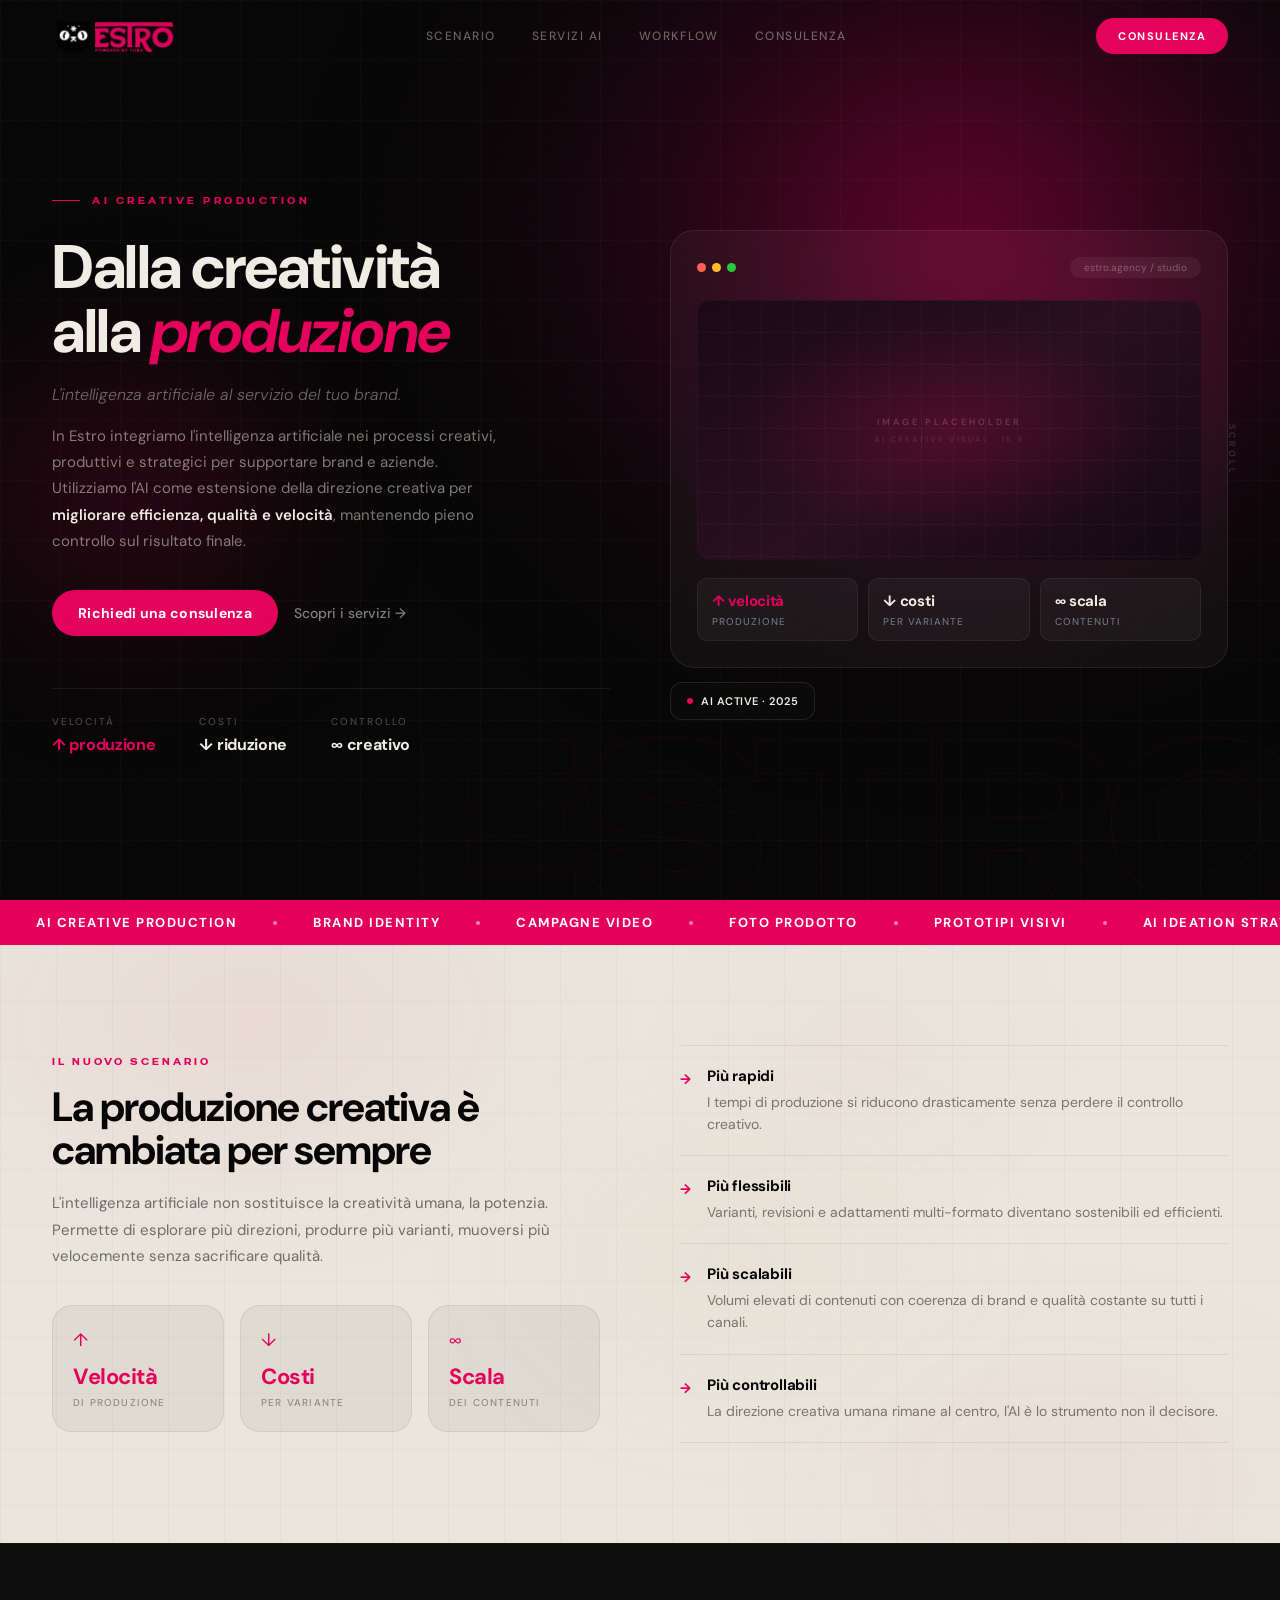
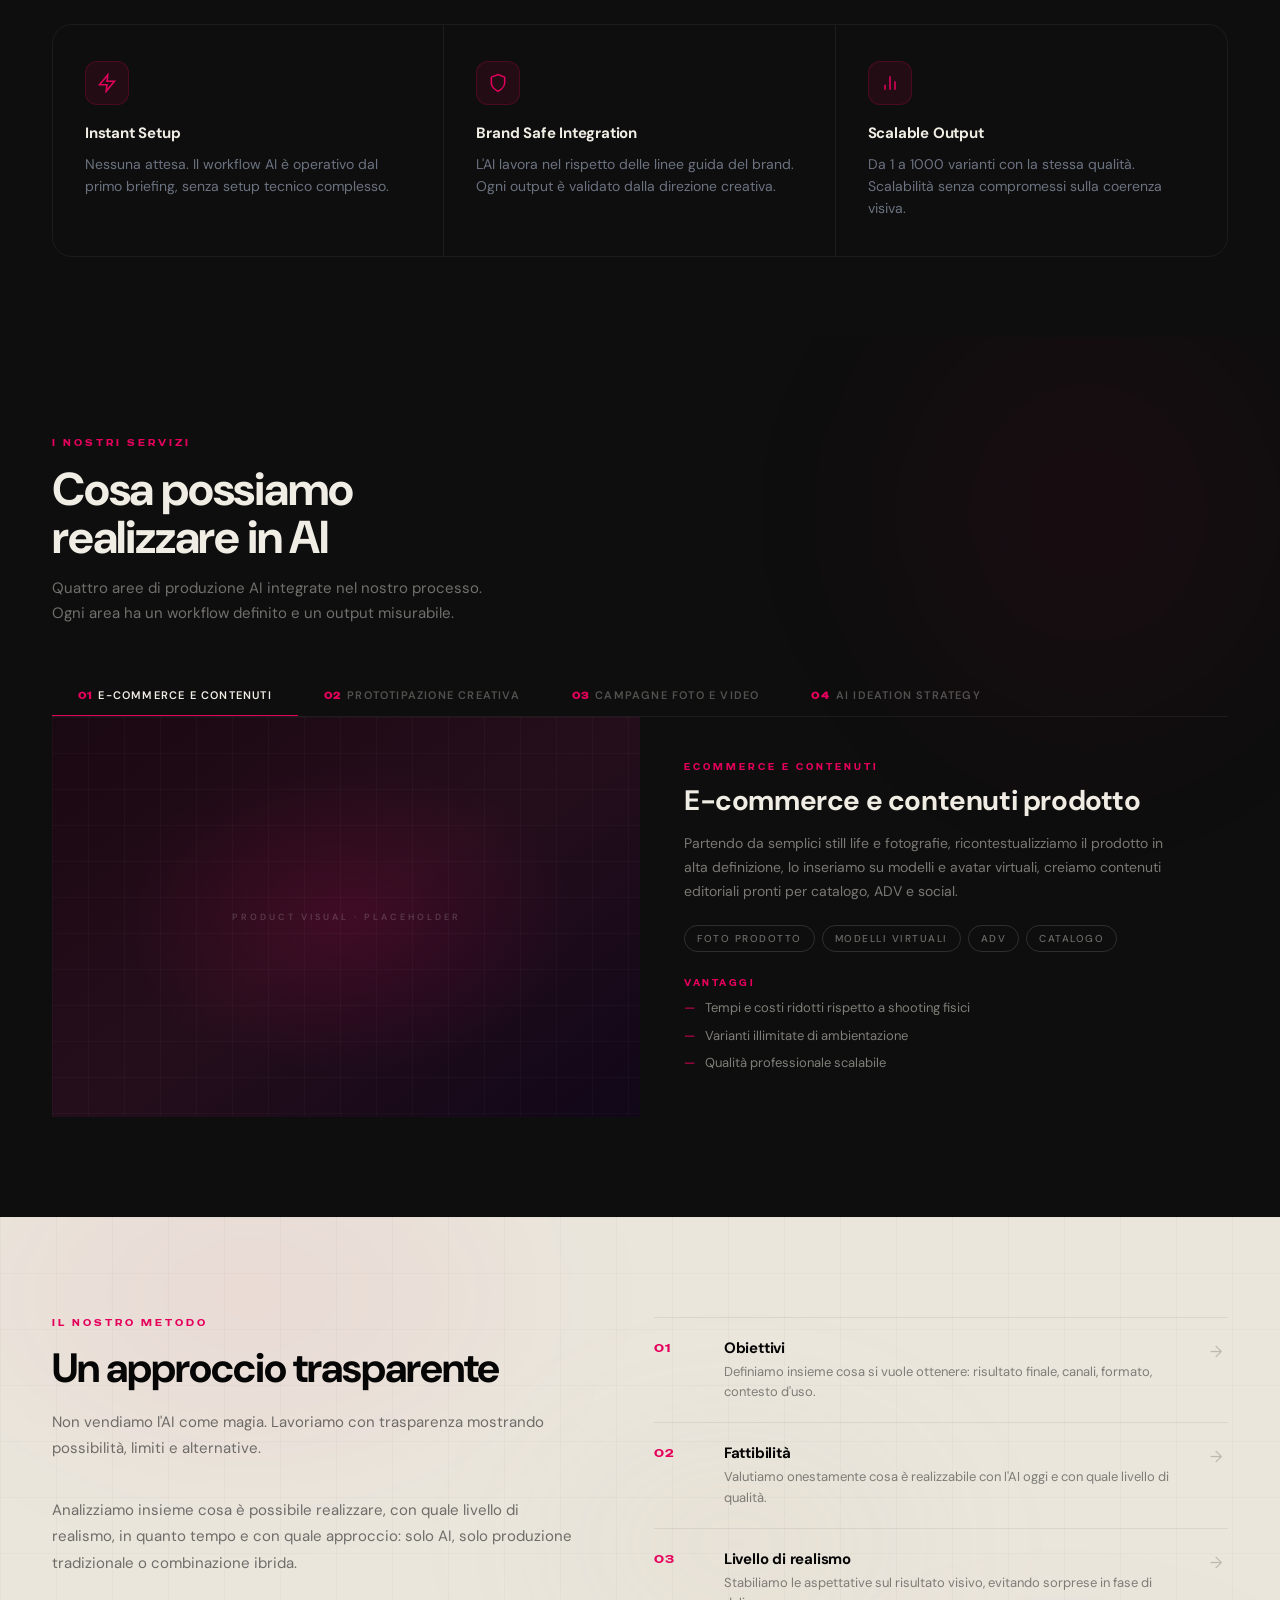
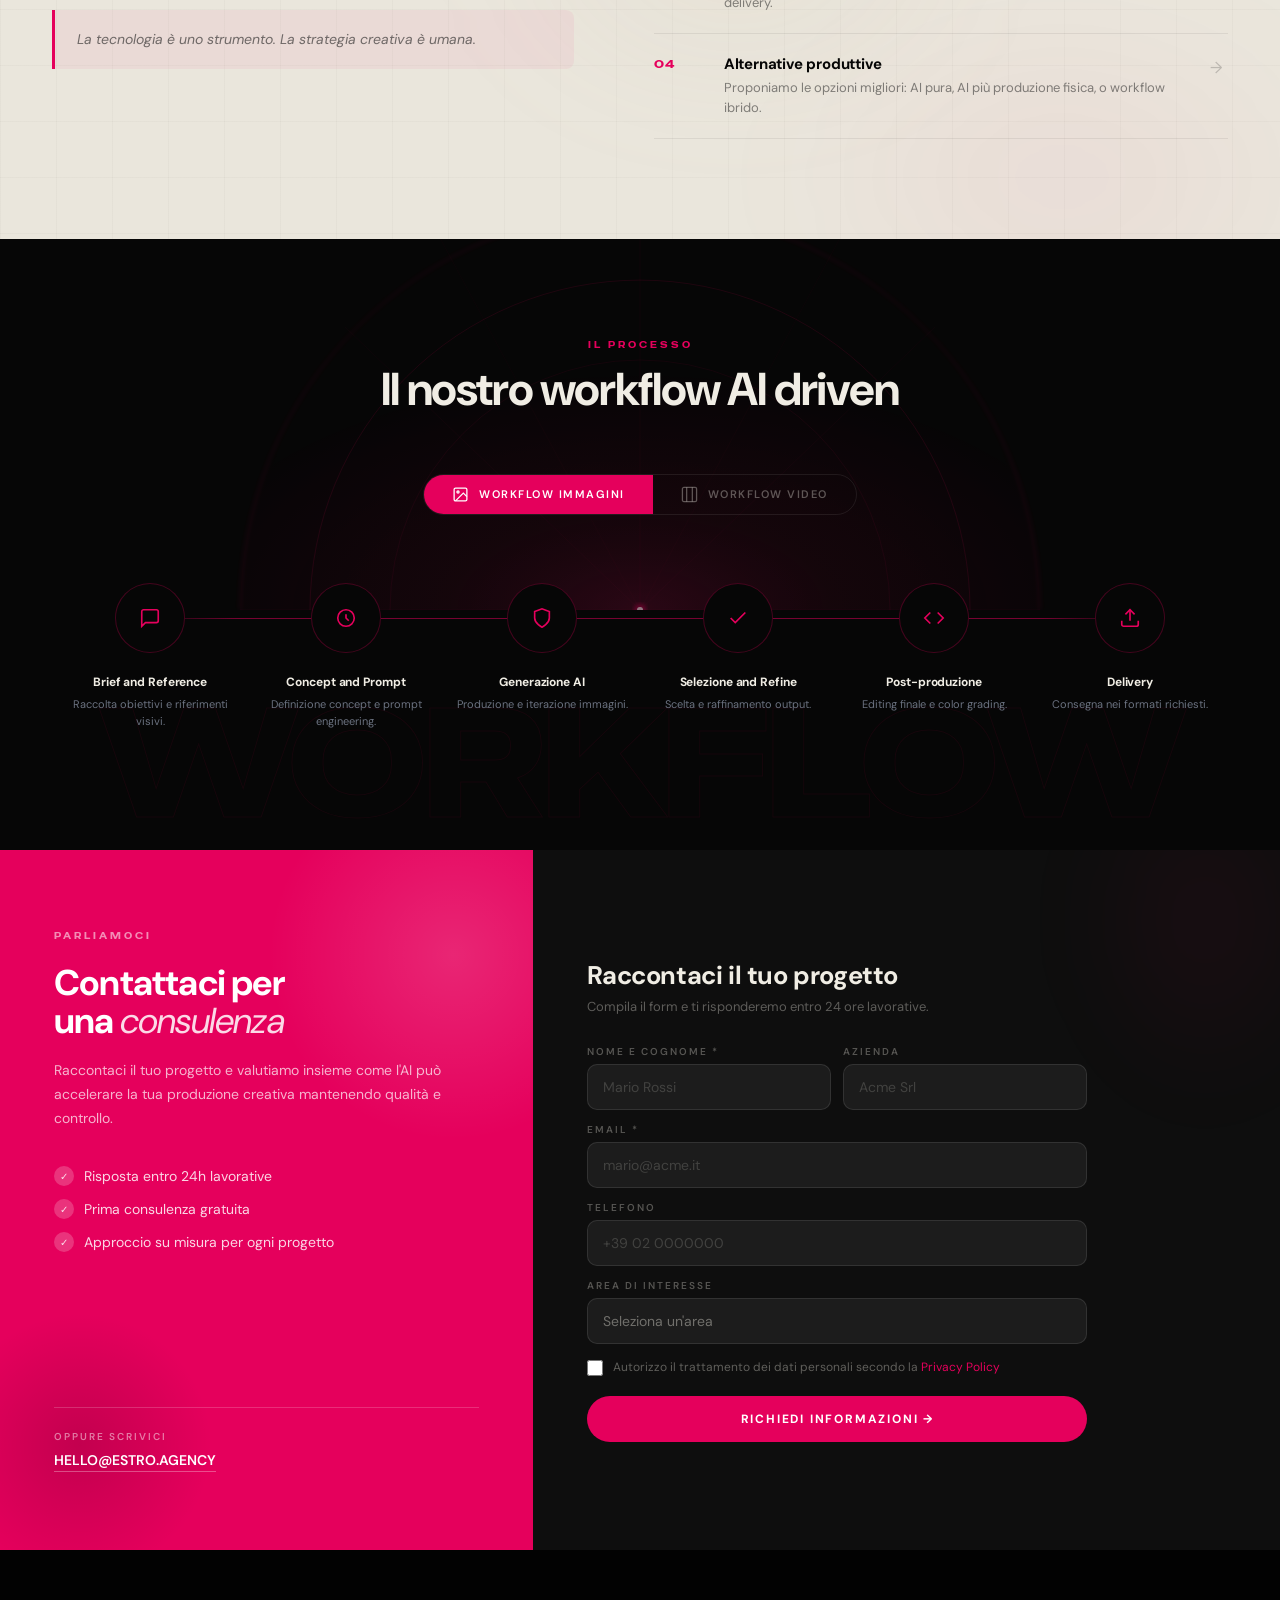
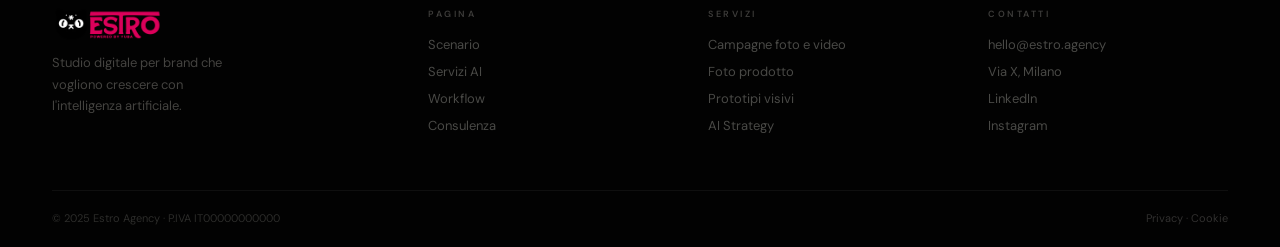
<file: estro-ai-v3__1_ (1).html>
<!DOCTYPE html>
<html lang="it">
<head>
<meta charset="UTF-8">
<meta name="viewport" content="width=device-width, initial-scale=1.0">
<title>Estro — AI Creative Production</title>
<link rel="preconnect" href="https://fonts.googleapis.com">
<link rel="preconnect" href="https://fonts.gstatic.com" crossorigin>
<link href="https://fonts.googleapis.com/css2?family=Special+Gothic+Expanded+One&family=DM+Sans:ital,opsz,wght@0,9..40,300;0,9..40,400;0,9..40,500;0,9..40,600;0,9..40,700;1,9..40,300;1,9..40,400;1,9..40,700&display=swap" rel="stylesheet">
<style>
*,*::before,*::after{box-sizing:border-box;margin:0;padding:0}
:root{
  --ink:#060606;--ink2:#0E0E0E;--ink3:#161616;
  --cream:#F0EDE4;
  --light:#EAE6DC;--light2:#F2EFE6;--light3:#F7F4ED;
  --pink:#E5005C;--pink2:#FF1A6E;
  --grey:#6B7280;--grey-l:rgba(28,28,28,.5);
  /* DM Sans as primary display font */
  --fd:'DM Sans',sans-serif;
  --fb:'DM Sans',sans-serif;
  --sgeo:'Special Gothic Expanded One',sans-serif;
  --rp:999px;--rl:20px;
}
html{scroll-behavior:smooth}
body{font-family:var(--fb);background:var(--ink);color:var(--cream);overflow-x:hidden;-webkit-font-smoothing:antialiased}
::-webkit-scrollbar{width:4px}::-webkit-scrollbar-track{background:var(--ink)}::-webkit-scrollbar-thumb{background:var(--pink);border-radius:2px}
.ctr{max-width:1280px;margin:0 auto;padding:0 52px}

/* GRAIN */
body::before{content:"";position:fixed;inset:0;z-index:500;pointer-events:none;opacity:.025;background-image:url("data:image/svg+xml,%3Csvg viewBox='0 0 200 200' xmlns='http://www.w3.org/2000/svg'%3E%3Cfilter id='n'%3E%3CfeTurbulence type='fractalNoise' baseFrequency='0.9' numOctaves='4' stitchTiles='stitch'/%3E%3C/filter%3E%3Crect width='100%25' height='100%25' filter='url(%23n)'/%3E%3C/svg%3E");background-size:200px 200px}

/* HEADER */
.hdr{position:fixed;top:0;left:0;right:0;z-index:400;padding:18px 52px;display:flex;align-items:center;justify-content:space-between;transition:all .4s;border-bottom:1px solid transparent}
.hdr.on{background:rgba(6,6,6,.92);backdrop-filter:blur(24px);border-color:rgba(255,255,255,.05)}
.logo img{height:36px;display:block}
.hnav{display:flex;gap:36px}
.hnav a{font-size:12px;letter-spacing:1.5px;text-transform:uppercase;color:rgba(240,237,228,.4);text-decoration:none;font-weight:500;transition:color .2s}
.hnav a:hover{color:var(--cream)}
.hcta{font-family:var(--fd);font-size:11px;font-weight:700;letter-spacing:1.5px;text-transform:uppercase;background:var(--pink);color:#fff;padding:11px 22px;border-radius:var(--rp);text-decoration:none;transition:all .25s}
.hcta:hover{background:var(--pink2);box-shadow:0 8px 24px rgba(229,0,92,.4)}

/* HERO — dark with pink orbs */
.hero-wrap{position:relative;min-height:100vh;display:flex;align-items:center;overflow:hidden;background:var(--ink)}
.hero-orb{position:absolute;top:-10%;right:-5%;width:75vw;height:90vh;background:radial-gradient(ellipse at 60% 40%,rgba(229,0,92,.55) 0%,rgba(180,0,80,.3) 20%,rgba(100,0,50,.1) 50%,transparent 70%);filter:blur(80px);pointer-events:none;animation:orbF 10s ease-in-out infinite}
.hero-orb2{position:absolute;top:30%;left:-10%;width:40vw;height:50vh;background:radial-gradient(ellipse,rgba(229,0,92,.18),transparent 65%);filter:blur(60px);pointer-events:none;animation:orbF2 13s ease-in-out infinite}
@keyframes orbF{0%,100%{transform:scale(1) translate(0,0)}33%{transform:scale(1.04) translate(-2%,2%)}66%{transform:scale(.97) translate(2%,-2%)}}
@keyframes orbF2{0%,100%{transform:scale(1)}50%{transform:scale(1.08) translate(2%,-3%)}}
.hero-ghost{position:absolute;bottom:-4%;right:-2%;font-family:var(--sgeo);font-size:clamp(100px,18vw,280px);color:transparent;-webkit-text-stroke:1px rgba(229,0,92,.09);letter-spacing:-8px;pointer-events:none;white-space:nowrap;line-height:1;user-select:none}
.hero-grid{position:absolute;inset:0;background-image:linear-gradient(rgba(255,255,255,.018) 1px,transparent 1px),linear-gradient(90deg,rgba(255,255,255,.018) 1px,transparent 1px);background-size:60px 60px;pointer-events:none}
.hero-in{position:relative;z-index:2;display:grid;grid-template-columns:1fr 1fr;gap:60px;align-items:center;max-width:1280px;margin:0 auto;width:100%;padding:130px 52px 80px}

.hero-eye{font-family:var(--sgeo);font-size:9px;letter-spacing:3.5px;text-transform:uppercase;color:var(--pink);margin-bottom:28px;display:flex;align-items:center;gap:12px}
.hero-eye::before{content:"";width:28px;height:1px;background:var(--pink)}
.hero-h1{font-family:var(--fd);font-weight:700;font-size:clamp(38px,4.8vw,66px);line-height:1.05;color:var(--cream);margin-bottom:20px;letter-spacing:-1.5px}
.hero-h1 .pk{color:var(--pink);font-style:italic}
.hero-it{font-size:16px;font-style:italic;color:rgba(240,237,228,.42);margin-bottom:18px;font-weight:300}
.hero-desc{font-size:15px;line-height:1.75;color:rgba(240,237,228,.5);max-width:460px;margin-bottom:36px}
.hero-desc strong{color:var(--cream);font-weight:600}
.hero-acts{display:flex;gap:16px;align-items:center;margin-bottom:52px}
.btn-p{background:var(--pink);color:#fff;font-family:var(--fd);font-weight:700;font-size:14px;padding:14px 26px;border-radius:var(--rp);text-decoration:none;transition:all .25s;border:none;cursor:pointer;letter-spacing:.3px}
.btn-p:hover{background:var(--pink2);transform:translateY(-2px);box-shadow:0 12px 30px rgba(229,0,92,.35)}
.btn-g{color:rgba(240,237,228,.52);font-size:14px;text-decoration:none;transition:color .2s;display:flex;align-items:center;gap:8px;font-weight:500}
.btn-g:hover{color:var(--cream)}
.hero-stats{display:flex;gap:44px;border-top:1px solid rgba(255,255,255,.07);padding-top:26px}
.hs-lbl{font-size:10px;letter-spacing:2px;text-transform:uppercase;color:rgba(240,237,228,.28);margin-bottom:6px;font-weight:500}
.hs-v{font-family:var(--fd);font-weight:700;font-size:16px;color:var(--pink);letter-spacing:-.3px}
.hs-v.w{color:var(--cream)}

/* Hero card */
.hero-card{background:rgba(255,255,255,.04);border:1px solid rgba(255,255,255,.08);border-radius:24px;padding:26px;backdrop-filter:blur(12px);position:relative;overflow:hidden}
.hero-card::before{content:"";position:absolute;inset:0;background:radial-gradient(ellipse at 70% 30%,rgba(229,0,92,.11),transparent 55%);pointer-events:none}
.hc-top{display:flex;align-items:center;justify-content:space-between;margin-bottom:22px}
.hc-dots{display:flex;gap:6px}
.hc-dot{width:9px;height:9px;border-radius:50%}
.hc-d1{background:#FF5F57}.hc-d2{background:#FEBC2E}.hc-d3{background:#28C840}
.hc-url{font-size:10px;color:rgba(240,237,228,.3);background:rgba(255,255,255,.06);padding:4px 14px;border-radius:var(--rp);font-weight:500}
.hc-ph{height:260px;border-radius:14px;background:linear-gradient(145deg,#1A0814,#280E1E,#120710);display:flex;align-items:center;justify-content:center;position:relative;overflow:hidden;margin-bottom:18px}
.hc-ph-glow{position:absolute;inset:0;background:radial-gradient(ellipse at 50% 50%,rgba(229,0,92,.2),transparent 60%)}
.hc-ph-grid{position:absolute;inset:0;background-image:linear-gradient(rgba(255,255,255,.03) 1px,transparent 1px),linear-gradient(90deg,rgba(255,255,255,.03) 1px,transparent 1px);background-size:32px 32px}
.hc-ph-lbl{position:relative;z-index:2;font-size:9px;letter-spacing:3px;text-transform:uppercase;color:rgba(255,255,255,.18);text-align:center;font-weight:600}
.hc-ph-lbl span{display:block;font-size:8px;letter-spacing:2px;margin-top:6px;color:rgba(255,255,255,.1)}
.hc-metrics{display:grid;grid-template-columns:repeat(3,1fr);gap:10px}
.hcm{background:rgba(255,255,255,.04);border:1px solid rgba(255,255,255,.06);border-radius:10px;padding:12px 14px}
.hcm-v{font-family:var(--fd);font-weight:700;font-size:15px;letter-spacing:-.3px;margin-bottom:4px}
.hcm-l{font-size:10px;color:var(--grey);text-transform:uppercase;letter-spacing:1px;line-height:1.3;font-weight:500}
.hero-badge{margin-top:14px;background:rgba(10,10,10,.85);border:1px solid rgba(255,255,255,.1);border-radius:12px;padding:11px 16px;display:flex;align-items:center;gap:8px;width:fit-content}
.badge-dot{width:6px;height:6px;border-radius:50%;background:var(--pink);animation:dp 2s ease-in-out infinite;flex-shrink:0}
@keyframes dp{0%,100%{opacity:1}50%{opacity:.3}}
.badge-t{font-size:11px;color:var(--cream);font-weight:600;letter-spacing:.5px}
.hero-scroll{position:fixed;right:22px;top:50%;transform:translateY(-50%) rotate(90deg);font-size:9px;letter-spacing:3px;text-transform:uppercase;color:rgba(240,237,228,.18);z-index:3;font-weight:500}

/* MARQUEE */
.mq{background:var(--pink);padding:14px 0;overflow:hidden}
.mq-track{display:flex;animation:mqs 26s linear infinite;width:max-content}
.mq-item{display:flex;align-items:center;gap:36px;padding:0 36px}
.mq-tx{font-family:var(--fd);font-weight:700;font-size:13px;color:#fff;letter-spacing:1.5px;text-transform:uppercase;white-space:nowrap}
.mq-dot{width:4px;height:4px;border-radius:50%;background:rgba(255,255,255,.5);flex-shrink:0}
@keyframes mqs{0%{transform:translateX(0)}100%{transform:translateX(-50%)}}

/* ═══ ANIMATED LIGHT SECTIONS ═══ */
/* "White" sections = warm cream with animated floating orbs + subtle grid */
.sec-light{position:relative;color:var(--ink);overflow:hidden;padding:100px 0;background:var(--light)}
.lo{position:absolute;pointer-events:none;border-radius:50%;filter:blur(70px)}
.lo1{top:-20%;left:-8%;width:55%;height:65%;background:radial-gradient(ellipse,rgba(229,0,92,.07),transparent 70%);animation:lo1a 14s ease-in-out infinite}
.lo2{bottom:-20%;right:-8%;width:50%;height:60%;background:radial-gradient(ellipse,rgba(229,0,92,.05),transparent 65%);animation:lo2a 17s ease-in-out infinite}
.lo3{top:25%;left:35%;width:45%;height:55%;background:radial-gradient(ellipse,rgba(200,175,150,.12),transparent 60%);animation:lo3a 11s ease-in-out infinite}
.lo4{top:-5%;right:15%;width:35%;height:45%;background:radial-gradient(ellipse,rgba(229,0,92,.04),transparent 60%);animation:lo4a 19s ease-in-out infinite}
@keyframes lo1a{0%,100%{transform:translate(0,0) scale(1)}40%{transform:translate(5%,-6%) scale(1.07)}70%{transform:translate(-3%,4%) scale(.96)}}
@keyframes lo2a{0%,100%{transform:translate(0,0) scale(1)}50%{transform:translate(-6%,5%) scale(1.09)}}
@keyframes lo3a{0%,100%{transform:translate(0,0) scale(1)}33%{transform:translate(4%,-4%) scale(.93)}66%{transform:translate(-4%,5%) scale(1.05)}}
@keyframes lo4a{0%,100%{transform:translate(0,0) scale(1)}60%{transform:translate(-5%,6%) scale(1.06)}}
.light-grid{position:absolute;inset:0;background-image:linear-gradient(rgba(28,28,28,.028) 1px,transparent 1px),linear-gradient(90deg,rgba(28,28,28,.028) 1px,transparent 1px);background-size:56px 56px;pointer-events:none}
.sec-light .ctr{position:relative;z-index:2}

/* Typography for light sections */
.sl-tag{font-family:var(--sgeo);font-size:9px;letter-spacing:3px;text-transform:uppercase;color:var(--pink);display:block;margin-bottom:18px}
.sl-h2{font-family:var(--fd);font-weight:700;font-size:clamp(28px,3.2vw,44px);line-height:1.06;letter-spacing:-1px;color:var(--ink);margin-bottom:18px}
.sl-desc{font-size:15px;line-height:1.75;color:rgba(28,28,28,.6);margin-bottom:36px}

/* DARK sections typography */
.dk-tag{font-family:var(--sgeo);font-size:9px;letter-spacing:3px;text-transform:uppercase;color:var(--pink);display:block;margin-bottom:16px}
.dk-h2{font-family:var(--fd);font-weight:700;font-size:clamp(28px,3.6vw,50px);line-height:1.05;letter-spacing:-1.2px;color:var(--cream)}
.dk-desc{font-size:15px;line-height:1.72;color:rgba(240,237,228,.44);max-width:460px;margin-top:14px}

/* ─── Produzione creativa (light) ─── */
.sw-grid{display:grid;grid-template-columns:1fr 1fr;gap:80px;align-items:center}
.stats-row{display:grid;grid-template-columns:repeat(3,1fr);gap:16px;margin-top:36px}
.sc{background:rgba(28,28,28,.05);border:1px solid rgba(28,28,28,.08);border-radius:var(--rl);padding:22px 20px}
.sc-ico{font-size:18px;margin-bottom:10px;color:var(--pink)}
.sc-v{font-family:var(--fd);font-weight:700;font-size:22px;color:var(--pink);letter-spacing:-.5px}
.sc-l{font-size:10px;color:rgba(28,28,28,.42);text-transform:uppercase;letter-spacing:1.2px;margin-top:5px;font-weight:500}
.feat-list{display:flex;flex-direction:column}
.feat{display:flex;align-items:flex-start;gap:16px;padding:20px 0;border-bottom:1px solid rgba(28,28,28,.08)}
.feat:first-child{border-top:1px solid rgba(28,28,28,.08)}
.feat-arr{color:var(--pink);font-size:14px;margin-top:4px;flex-shrink:0;font-weight:700}
.feat-t{font-weight:700;font-size:15px;color:var(--ink);margin-bottom:5px;letter-spacing:-.2px}
.feat-d{font-size:14px;color:rgba(28,28,28,.55);line-height:1.58}

/* ─── Feature strip — Novocode (dark) ─── */
.feat-strip{background:var(--ink2);padding:80px 0;border-top:1px solid rgba(255,255,255,.04)}
.feat-strip-grid{display:grid;grid-template-columns:repeat(3,1fr);border:1px solid rgba(255,255,255,.06);border-radius:20px;overflow:hidden}
.fstrip-card{padding:36px 32px;border-right:1px solid rgba(255,255,255,.06);transition:background .3s}
.fstrip-card:last-child{border-right:none}
.fstrip-card:hover{background:rgba(255,255,255,.03)}
.fstrip-ico{width:44px;height:44px;border-radius:12px;background:rgba(229,0,92,.1);border:1px solid rgba(229,0,92,.2);display:flex;align-items:center;justify-content:center;margin-bottom:18px}
.fstrip-ico svg{width:20px;height:20px;color:var(--pink)}
.fstrip-t{font-family:var(--fd);font-weight:700;font-size:15px;color:var(--cream);margin-bottom:10px;letter-spacing:-.2px}
.fstrip-d{font-size:14px;color:var(--grey);line-height:1.6}

/* ─── Servizi (dark) ─── */
.sec-dark{background:var(--ink2);padding:100px 0;position:relative;overflow:hidden}
.sec-dark-orb{position:absolute;top:-20%;right:-10%;width:50%;height:80%;background:radial-gradient(ellipse,rgba(229,0,92,.06),transparent 65%);filter:blur(60px);pointer-events:none}
.srv-tabs{display:flex;border-bottom:1px solid rgba(255,255,255,.06);margin-top:48px;overflow-x:auto}
.st{padding:13px 26px;font-family:var(--fd);font-weight:600;font-size:11px;letter-spacing:1.2px;text-transform:uppercase;color:rgba(240,237,228,.3);cursor:pointer;border-bottom:2px solid transparent;margin-bottom:-1px;white-space:nowrap;transition:all .25s;user-select:none;background:none;border-left:none;border-right:none;border-top:none}
.st.on{color:var(--cream);border-bottom-color:var(--pink)}
.st:hover:not(.on){color:rgba(240,237,228,.6)}
.st .sn{color:var(--pink);font-size:9px;margin-right:6px;font-family:var(--sgeo)}
.srv-panels{}
.srv-panel{display:none;grid-template-columns:1fr 1fr}
.srv-panel.on{display:grid}
.sp-vis{min-height:400px;background:var(--ink3);position:relative;overflow:hidden}
.sp-ph-bg{position:absolute;inset:0;background:linear-gradient(145deg,#1A0812,#250E1C,#100718)}
.sp-ph-grid{position:absolute;inset:0;background-image:linear-gradient(rgba(255,255,255,.025) 1px,transparent 1px),linear-gradient(90deg,rgba(255,255,255,.025) 1px,transparent 1px);background-size:36px 36px}
.sp-ph-glow{position:absolute;inset:0;background:radial-gradient(ellipse at 50% 50%,rgba(229,0,92,.14),transparent 55%)}
.sp-ph-txt{position:absolute;top:50%;left:50%;transform:translate(-50%,-50%);font-size:9px;letter-spacing:3px;text-transform:uppercase;color:rgba(255,255,255,.18);text-align:center;white-space:nowrap;font-weight:600}
.sp-body{padding:40px 44px;display:flex;flex-direction:column;justify-content:center}
.sp-eye{font-family:var(--sgeo);font-size:8px;letter-spacing:3px;text-transform:uppercase;color:var(--pink);margin-bottom:14px}
.sp-h3{font-family:var(--fd);font-weight:700;font-size:clamp(18px,2.2vw,30px);line-height:1.1;color:var(--cream);margin-bottom:14px;letter-spacing:-.4px}
.sp-desc{font-size:14px;line-height:1.72;color:rgba(240,237,228,.48);margin-bottom:22px}
.sp-tags{display:flex;flex-wrap:wrap;gap:7px;margin-bottom:26px}
.spt{font-size:10px;letter-spacing:1.5px;text-transform:uppercase;padding:6px 12px;border-radius:var(--rp);border:1px solid rgba(240,237,228,.14);color:rgba(240,237,228,.42);font-weight:500}
.sp-vanta{font-family:var(--sgeo);font-size:8px;letter-spacing:2.5px;text-transform:uppercase;color:var(--pink);margin-bottom:10px}
.sp-vl{list-style:none;display:flex;flex-direction:column;gap:8px}
.sp-vl li{font-size:13px;color:rgba(240,237,228,.5);display:flex;align-items:flex-start;gap:10px;line-height:1.5}
.sp-vl li::before{content:"—";color:var(--pink);flex-shrink:0}

/* ─── Approccio (light) ─── */
.wa-grid{display:grid;grid-template-columns:1fr 1.1fr;gap:80px;align-items:start}
.wa-quote{margin-top:34px;padding:18px 22px;border-left:3px solid var(--pink);background:rgba(229,0,92,.05);border-radius:0 8px 8px 0}
.wa-quote p{font-size:14px;font-style:italic;color:rgba(28,28,28,.6);line-height:1.65}
.wa-steps{display:flex;flex-direction:column}
.wa-step{display:grid;grid-template-columns:52px 1fr 18px;gap:0 18px;align-items:start;padding:20px 0;border-bottom:1px solid rgba(28,28,28,.08);cursor:default;transition:.2s}
.wa-step:first-child{border-top:1px solid rgba(28,28,28,.08)}
.wa-step:hover .wa-st{color:var(--pink)}
.wa-num{font-family:var(--sgeo);font-size:10.5px;color:var(--pink);letter-spacing:.8px;padding-top:3px}
.wa-st{font-size:15px;font-weight:700;color:var(--ink);margin-bottom:4px;transition:color .2s;letter-spacing:-.2px}
.wa-sd{font-size:13px;color:rgba(28,28,28,.52);line-height:1.55}
.wa-arrow{color:rgba(28,28,28,.22);padding-top:3px}

/* ─── Workflow (dark) + arc ─── */
.sec-wf{background:var(--ink);padding:100px 0 120px;position:relative;overflow:hidden}
.wf-arc-wrap{position:absolute;top:-8%;left:50%;transform:translateX(-50%);width:80%;max-width:900px;pointer-events:none;z-index:0}
.wf-arc-wrap svg{width:100%;height:auto;opacity:.6}
.wf-ghost{position:absolute;bottom:-2%;left:50%;transform:translateX(-50%);font-family:var(--sgeo);font-size:clamp(80px,12vw,180px);color:transparent;-webkit-text-stroke:1px rgba(229,0,92,.07);letter-spacing:-6px;pointer-events:none;white-space:nowrap;user-select:none}
.wf-hdr{text-align:center;margin-bottom:60px;position:relative;z-index:2}
.wf-switcher{display:flex;justify-content:center;margin-bottom:68px;position:relative;z-index:2}
.wf-sw-inner{display:flex;border:1px solid rgba(255,255,255,.08);border-radius:var(--rp);overflow:hidden}
.wf-tab{padding:11px 28px;font-family:var(--fd);font-weight:600;font-size:11px;letter-spacing:1.5px;text-transform:uppercase;color:rgba(240,237,228,.35);cursor:pointer;transition:all .25s;display:flex;align-items:center;gap:10px;background:none;border:none;user-select:none}
.wf-tab svg{width:17px;height:17px;flex-shrink:0}
.wf-tab.on{background:var(--pink);color:#fff}
.wf-tab:hover:not(.on){color:rgba(240,237,228,.65);background:rgba(255,255,255,.04)}
.wf-panel{display:none;position:relative;z-index:2}
.wf-panel.on{display:block}
.wf-tl{position:relative}
.wf-bar{position:absolute;top:35px;left:calc(100%/14);right:calc(100%/14);height:1px;background:linear-gradient(90deg,transparent,rgba(229,0,92,.5) 10%,rgba(229,0,92,.5) 90%,transparent)}
.wf-steps{display:flex;justify-content:space-between}
.wf-step{display:flex;flex-direction:column;align-items:center;text-align:center;flex:1;padding:0 10px}
.wf-circle{width:70px;height:70px;border-radius:50%;border:1px solid rgba(229,0,92,.28);background:var(--ink);display:flex;align-items:center;justify-content:center;margin-bottom:22px;position:relative;z-index:2;transition:all .35s;cursor:default}
.wf-step:hover .wf-circle{background:var(--pink);border-color:var(--pink);box-shadow:0 0 30px rgba(229,0,92,.45)}
.wf-circle svg{width:22px;height:22px;color:var(--pink);transition:color .35s}
.wf-step:hover .wf-circle svg{color:#fff}
.wf-st{font-family:var(--fd);font-weight:700;font-size:12px;color:var(--cream);margin-bottom:7px;line-height:1.2;letter-spacing:-.1px}
.wf-sd{font-size:11px;color:var(--grey);line-height:1.55}

/* ─── Aree (light) ─── */
.areas-hdr{text-align:center;margin-bottom:54px}
.areas-grid{display:grid;grid-template-columns:repeat(2,1fr);gap:1px;background:rgba(28,28,28,.1);border-radius:20px;overflow:hidden}
.area-card{background:var(--light3);padding:44px 40px;position:relative;overflow:hidden;transition:background .3s}
.area-card:hover{background:var(--light2)}
.area-n{position:absolute;top:28px;right:32px;font-family:var(--sgeo);font-size:72px;color:rgba(28,28,28,.04);line-height:1;letter-spacing:-3px}
.area-tag{font-family:var(--sgeo);font-size:8px;letter-spacing:3px;text-transform:uppercase;color:var(--pink);display:block;margin-bottom:14px}
.area-h3{font-family:var(--fd);font-weight:700;font-size:clamp(17px,2vw,24px);line-height:1.12;color:var(--ink);margin-bottom:12px;letter-spacing:-.3px}
.area-desc{font-size:13px;line-height:1.67;color:rgba(28,28,28,.54);max-width:360px}

/* ─── CONTACT ─── */
.contact-wrap{display:grid;grid-template-columns:5fr 7fr;min-height:700px}
.c-left{background:var(--pink);padding:80px 54px;display:flex;flex-direction:column;justify-content:space-between;position:relative;overflow:hidden}
.c-left::before{content:"";position:absolute;top:-20%;right:-20%;width:70%;height:70%;background:radial-gradient(circle,rgba(255,255,255,.15),transparent 60%);pointer-events:none}
.c-left::after{content:"";position:absolute;bottom:-10%;left:-10%;width:50%;height:50%;background:radial-gradient(circle,rgba(0,0,0,.15),transparent 60%);pointer-events:none}
.cl-tag{font-family:var(--sgeo);font-size:9px;letter-spacing:3px;text-transform:uppercase;color:rgba(255,255,255,.55);display:block;margin-bottom:22px;position:relative;z-index:1}
.cl-h2{font-family:var(--fd);font-weight:700;font-size:clamp(26px,2.8vw,40px);line-height:1.06;color:#fff;margin-bottom:18px;position:relative;z-index:1;letter-spacing:-.8px}
.cl-h2 em{font-style:italic;font-weight:400;color:rgba(255,255,255,.85)}
.cl-desc{font-size:14px;line-height:1.72;color:rgba(255,255,255,.7);margin-bottom:36px;position:relative;z-index:1}
.cl-perks{display:flex;flex-direction:column;gap:13px;margin-bottom:44px;position:relative;z-index:1}
.cl-perk{display:flex;align-items:center;gap:10px;font-size:14px;color:rgba(255,255,255,.84)}
.cl-pico{width:20px;height:20px;border-radius:50%;background:rgba(255,255,255,.2);display:flex;align-items:center;justify-content:center;font-size:10px;flex-shrink:0}
.cl-email-bl{border-top:1px solid rgba(255,255,255,.18);padding-top:22px;position:relative;z-index:1}
.cl-email-lbl{font-size:10px;letter-spacing:2px;text-transform:uppercase;color:rgba(255,255,255,.48);margin-bottom:6px;font-weight:600}
.cl-email-lnk{font-size:14px;color:#fff;text-decoration:none;border-bottom:1px solid rgba(255,255,255,.3);padding-bottom:2px;font-weight:600}
.c-right{background:var(--ink2);padding:80px 54px;display:flex;align-items:center;position:relative;overflow:hidden}
.c-right::before{content:"";position:absolute;top:-20%;right:-10%;width:40%;height:60%;background:radial-gradient(ellipse,rgba(229,0,92,.06),transparent 65%);filter:blur(40px);pointer-events:none}
.cf-wrap{width:100%;max-width:500px;position:relative;z-index:1}
.cf-h3{font-family:var(--fd);font-weight:700;font-size:clamp(18px,2vw,26px);color:var(--cream);margin-bottom:6px;letter-spacing:-.4px}
.cf-sub{font-size:13px;color:rgba(240,237,228,.35);margin-bottom:30px}
.cf-row{display:grid;grid-template-columns:1fr 1fr;gap:12px}
.cf-g{display:flex;flex-direction:column;gap:6px;margin-bottom:13px}
.cf-g label{font-size:10px;letter-spacing:2px;text-transform:uppercase;color:rgba(240,237,228,.32);font-weight:600}
.cf-g input,.cf-g select,.cf-g textarea{background:rgba(255,255,255,.06);border:1.5px solid rgba(255,255,255,.1);border-radius:10px;padding:13px 15px;color:var(--cream);font-family:var(--fb);font-size:14px;outline:none;transition:border-color .2s,background .2s;width:100%;-webkit-appearance:none;appearance:none}
.cf-g input::placeholder,.cf-g textarea::placeholder{color:rgba(240,237,228,.18)}
.cf-g select{color:rgba(240,237,228,.4);background-color:rgba(255,255,255,.06)}
.cf-g select option{background:#1a1a1a;color:var(--cream)}
.cf-g input:focus,.cf-g select:focus,.cf-g textarea:focus{border-color:rgba(229,0,92,.5);background:rgba(255,255,255,.09)}
.cf-g textarea{resize:vertical;min-height:86px}
.cf-consent{display:flex;align-items:flex-start;gap:10px;margin:14px 0 20px}
.cf-consent input[type=checkbox]{width:16px;height:16px;accent-color:var(--pink);flex-shrink:0;margin-top:2px}
.cf-consent label{font-size:12px;color:rgba(240,237,228,.36);line-height:1.5}
.cf-consent a{color:var(--pink);text-decoration:none}
.cf-btn{width:100%;background:var(--pink);color:#fff;border:none;padding:15px 28px;border-radius:var(--rp);font-family:var(--fd);font-weight:700;font-size:12px;letter-spacing:1.8px;text-transform:uppercase;cursor:pointer;transition:all .25s;display:flex;align-items:center;justify-content:center;gap:12px}
.cf-btn:hover{background:var(--pink2);transform:translateY(-2px);box-shadow:0 12px 28px rgba(229,0,92,.35)}
.cf-ok{display:none;background:rgba(76,180,80,.07);border:1px solid rgba(76,180,80,.2);border-radius:var(--rl);padding:26px;text-align:center;color:#4CAF50;font-weight:700;margin-top:14px}

/* FOOTER */
footer{background:#020202;padding:58px 52px 22px}
.ft-in{max-width:1280px;margin:0 auto}
.ft-top{display:grid;grid-template-columns:1.4fr 1fr 1fr 1fr;gap:40px;margin-bottom:46px}
.ft-logo img{height:32px;display:block;margin-bottom:12px}
.ft-brand-d{font-size:13px;color:rgba(240,237,228,.28);line-height:1.65;max-width:200px;margin-top:10px}
.ft-col h4{font-size:9px;font-weight:600;letter-spacing:2.5px;text-transform:uppercase;color:rgba(240,237,228,.25);margin-bottom:16px}
.ft-col a{display:block;font-size:13px;color:rgba(240,237,228,.3);text-decoration:none;margin-bottom:10px;transition:color .2s}
.ft-col a:hover{color:var(--cream)}
.ft-bot{border-top:1px solid rgba(255,255,255,.05);padding-top:20px;display:flex;justify-content:space-between;align-items:center;font-size:11px;color:rgba(240,237,228,.18)}
.ft-bot a{color:rgba(240,237,228,.2);text-decoration:none}

/* REVEAL */
.rv{opacity:0;transform:translateY(22px);transition:opacity .75s ease,transform .75s ease}
.rv.vis{opacity:1;transform:translateY(0)}
.d1{transition-delay:.1s}.d2{transition-delay:.2s}.d3{transition-delay:.3s}

@media(max-width:1024px){
  .hero-in,.sw-grid,.wa-grid,.contact-wrap{grid-template-columns:1fr;gap:40px}
  .hero-vis-wrap{display:none}
  .areas-grid{grid-template-columns:1fr}
  .srv-panel.on{grid-template-columns:1fr}
  .feat-strip-grid{grid-template-columns:1fr}
  .fstrip-card{border-right:none;border-bottom:1px solid rgba(255,255,255,.06)}
  .ft-top{grid-template-columns:1fr 1fr;gap:28px}
  .wf-steps{flex-wrap:wrap;gap:28px;justify-content:center}
  .wf-bar{display:none}
  .hnav{display:none}
  .ctr{padding:0 24px}
  .hero-in{padding-left:24px;padding-right:24px}
  .c-left,.c-right{padding:50px 30px}
}
</style>
</head>
<body>

<!-- HEADER -->
<header class="hdr" id="hdr">
  <a href="#top" class="logo"><img src="[data-uri]" alt="Estro Agency"></a>
  <nav class="hnav">
    <a href="#scenario">SCENARIO</a>
    <a href="#servizi">SERVIZI AI</a>
    <a href="#workflow">WORKFLOW</a>
    <a href="#contatti">CONSULENZA</a>
  </nav>
  <a href="#contatti" class="hcta">CONSULENZA</a>
</header>

<!-- HERO — dark + pink orbs -->
<div class="hero-wrap" id="top">
  <div class="hero-orb"></div>
  <div class="hero-orb2"></div>
  <div class="hero-grid"></div>
  <div class="hero-ghost">ESTRO</div>
  <div class="hero-in">
    <div>
      <div class="hero-eye">AI CREATIVE PRODUCTION</div>
      <h1 class="hero-h1">Dalla creatività<br>alla <span class="pk">produzione</span></h1>
      <p class="hero-it">L'intelligenza artificiale al servizio del tuo brand.</p>
      <p class="hero-desc">In Estro integriamo l'intelligenza artificiale nei processi creativi, produttivi e strategici per supportare brand e aziende. Utilizziamo l'AI come estensione della direzione creativa per <strong>migliorare efficienza, qualità e velocità</strong>, mantenendo pieno controllo sul risultato finale.</p>
      <div class="hero-acts">
        <a href="#contatti" class="btn-p">Richiedi una consulenza</a>
        <a href="#servizi" class="btn-g">Scopri i servizi →</a>
      </div>
      <div class="hero-stats">
        <div><div class="hs-lbl">Velocità</div><div class="hs-v">↑ produzione</div></div>
        <div><div class="hs-lbl">Costi</div><div class="hs-v w">↓ riduzione</div></div>
        <div><div class="hs-lbl">Controllo</div><div class="hs-v w">∞ creativo</div></div>
      </div>
    </div>
    <div class="hero-vis-wrap">
      <div class="hero-card">
        <div class="hc-top">
          <div class="hc-dots"><div class="hc-dot hc-d1"></div><div class="hc-dot hc-d2"></div><div class="hc-dot hc-d3"></div></div>
          <div class="hc-url">estro.agency / studio</div>
        </div>
        <div class="hc-ph">
          <div class="hc-ph-glow"></div>
          <div class="hc-ph-grid"></div>
          <div class="hc-ph-lbl">IMAGE PLACEHOLDER<span>AI CREATIVE VISUAL · 16:9</span></div>
        </div>
        <div class="hc-metrics">
          <div class="hcm"><div class="hcm-v" style="color:var(--pink)">↑ velocità</div><div class="hcm-l">produzione</div></div>
          <div class="hcm"><div class="hcm-v" style="color:var(--cream)">↓ costi</div><div class="hcm-l">per variante</div></div>
          <div class="hcm"><div class="hcm-v" style="color:var(--cream)">∞ scala</div><div class="hcm-l">contenuti</div></div>
        </div>
      </div>
      <div class="hero-badge">
        <div class="badge-dot"></div>
        <div class="badge-t">AI ACTIVE · 2025</div>
      </div>
    </div>
  </div>
  <div class="hero-scroll">SCROLL</div>
</div>

<!-- MARQUEE -->
<div class="mq">
  <div class="mq-track">
    <div class="mq-item"><span class="mq-tx">AI Creative Production</span><span class="mq-dot"></span><span class="mq-tx">Brand Identity</span><span class="mq-dot"></span><span class="mq-tx">Campagne Video</span><span class="mq-dot"></span><span class="mq-tx">Foto Prodotto</span><span class="mq-dot"></span><span class="mq-tx">Prototipi Visivi</span><span class="mq-dot"></span><span class="mq-tx">AI Ideation Strategy</span><span class="mq-dot"></span></div>
    <div class="mq-item" aria-hidden="true"><span class="mq-tx">AI Creative Production</span><span class="mq-dot"></span><span class="mq-tx">Brand Identity</span><span class="mq-dot"></span><span class="mq-tx">Campagne Video</span><span class="mq-dot"></span><span class="mq-tx">Foto Prodotto</span><span class="mq-dot"></span><span class="mq-tx">Prototipi Visivi</span><span class="mq-dot"></span><span class="mq-tx">AI Ideation Strategy</span><span class="mq-dot"></span></div>
  </div>
</div>

<!-- LIGHT: La produzione creativa -->
<section class="sec-light" id="scenario">
  <div class="lo lo1"></div><div class="lo lo2"></div><div class="lo lo3"></div><div class="lo lo4"></div>
  <div class="light-grid"></div>
  <div class="ctr">
    <div class="sw-grid">
      <div class="rv">
        <span class="sl-tag">Il nuovo scenario</span>
        <h2 class="sl-h2">La produzione creativa è cambiata per sempre</h2>
        <p class="sl-desc">L'intelligenza artificiale non sostituisce la creatività umana, la potenzia. Permette di esplorare più direzioni, produrre più varianti, muoversi più velocemente senza sacrificare qualità.</p>
        <div class="stats-row">
          <div class="sc"><div class="sc-ico">↑</div><div class="sc-v">Velocità</div><div class="sc-l">di produzione</div></div>
          <div class="sc"><div class="sc-ico">↓</div><div class="sc-v">Costi</div><div class="sc-l">per variante</div></div>
          <div class="sc"><div class="sc-ico">∞</div><div class="sc-v">Scala</div><div class="sc-l">dei contenuti</div></div>
        </div>
      </div>
      <div class="feat-list rv d1">
        <div class="feat"><span class="feat-arr">→</span><div><div class="feat-t">Più rapidi</div><div class="feat-d">I tempi di produzione si riducono drasticamente senza perdere il controllo creativo.</div></div></div>
        <div class="feat"><span class="feat-arr">→</span><div><div class="feat-t">Più flessibili</div><div class="feat-d">Varianti, revisioni e adattamenti multi-formato diventano sostenibili ed efficienti.</div></div></div>
        <div class="feat"><span class="feat-arr">→</span><div><div class="feat-t">Più scalabili</div><div class="feat-d">Volumi elevati di contenuti con coerenza di brand e qualità costante su tutti i canali.</div></div></div>
        <div class="feat"><span class="feat-arr">→</span><div><div class="feat-t">Più controllabili</div><div class="feat-d">La direzione creativa umana rimane al centro, l'AI è lo strumento non il decisore.</div></div></div>
      </div>
    </div>
  </div>
</section>

<!-- DARK: Feature strip — Novocode style -->
<section class="feat-strip">
  <div class="ctr">
    <div class="feat-strip-grid rv">
      <div class="fstrip-card">
        <div class="fstrip-ico"><svg viewBox="0 0 24 24" fill="none" stroke="currentColor" stroke-width="1.8"><path d="M13 2L3 14h9l-1 8 10-12h-9l1-8z"/></svg></div>
        <div class="fstrip-t">Instant Setup</div>
        <div class="fstrip-d">Nessuna attesa. Il workflow AI è operativo dal primo briefing, senza setup tecnico complesso.</div>
      </div>
      <div class="fstrip-card">
        <div class="fstrip-ico"><svg viewBox="0 0 24 24" fill="none" stroke="currentColor" stroke-width="1.8"><path d="M12 22s8-4 8-10V5l-8-3-8 3v7c0 6 8 10 8 10z"/></svg></div>
        <div class="fstrip-t">Brand Safe Integration</div>
        <div class="fstrip-d">L'AI lavora nel rispetto delle linee guida del brand. Ogni output è validato dalla direzione creativa.</div>
      </div>
      <div class="fstrip-card">
        <div class="fstrip-ico"><svg viewBox="0 0 24 24" fill="none" stroke="currentColor" stroke-width="1.8"><line x1="18" y1="20" x2="18" y2="10"/><line x1="12" y1="20" x2="12" y2="4"/><line x1="6" y1="20" x2="6" y2="14"/></svg></div>
        <div class="fstrip-t">Scalable Output</div>
        <div class="fstrip-d">Da 1 a 1000 varianti con la stessa qualità. Scalabilità senza compromessi sulla coerenza visiva.</div>
      </div>
    </div>
  </div>
</section>

<!-- DARK: Cosa possiamo realizzare -->
<section class="sec-dark" id="servizi">
  <div class="sec-dark-orb"></div>
  <div class="ctr">
    <div class="rv">
      <span class="dk-tag">I nostri servizi</span>
      <h2 class="dk-h2">Cosa possiamo<br>realizzare in AI</h2>
      <p class="dk-desc">Quattro aree di produzione AI integrate nel nostro processo. Ogni area ha un workflow definito e un output misurabile.</p>
    </div>
    <div class="srv-tabs rv d1">
      <button class="st on" onclick="switchSrv(0,this)"><span class="sn">01</span>E-commerce e contenuti</button>
      <button class="st" onclick="switchSrv(1,this)"><span class="sn">02</span>Prototipazione creativa</button>
      <button class="st" onclick="switchSrv(2,this)"><span class="sn">03</span>Campagne foto e video</button>
      <button class="st" onclick="switchSrv(3,this)"><span class="sn">04</span>AI Ideation Strategy</button>
    </div>
    <div class="srv-panels" id="panels"></div>
  </div>
</section>

<!-- LIGHT: Approccio -->
<section class="sec-light" id="metodo">
  <div class="lo lo1"></div><div class="lo lo2"></div><div class="lo lo3"></div>
  <div class="light-grid"></div>
  <div class="ctr">
    <div class="wa-grid">
      <div class="rv">
        <span class="sl-tag">Il nostro metodo</span>
        <h2 class="sl-h2">Un approccio trasparente</h2>
        <p class="sl-desc">Non vendiamo l'AI come magia. Lavoriamo con trasparenza mostrando possibilità, limiti e alternative.</p>
        <p class="sl-desc" style="margin-bottom:0">Analizziamo insieme cosa è possibile realizzare, con quale livello di realismo, in quanto tempo e con quale approccio: solo AI, solo produzione tradizionale o combinazione ibrida.</p>
        <div class="wa-quote"><p>La tecnologia è uno strumento. La strategia creativa è umana.</p></div>
      </div>
      <div class="wa-steps rv d1">
        <div class="wa-step"><div class="wa-num">01</div><div><div class="wa-st">Obiettivi</div><div class="wa-sd">Definiamo insieme cosa si vuole ottenere: risultato finale, canali, formato, contesto d'uso.</div></div><div class="wa-arrow">→</div></div>
        <div class="wa-step"><div class="wa-num">02</div><div><div class="wa-st">Fattibilità</div><div class="wa-sd">Valutiamo onestamente cosa è realizzabile con l'AI oggi e con quale livello di qualità.</div></div><div class="wa-arrow">→</div></div>
        <div class="wa-step"><div class="wa-num">03</div><div><div class="wa-st">Livello di realismo</div><div class="wa-sd">Stabiliamo le aspettative sul risultato visivo, evitando sorprese in fase di delivery.</div></div><div class="wa-arrow">→</div></div>
        <div class="wa-step"><div class="wa-num">04</div><div><div class="wa-st">Alternative produttive</div><div class="wa-sd">Proponiamo le opzioni migliori: AI pura, AI più produzione fisica, o workflow ibrido.</div></div><div class="wa-arrow">→</div></div>
      </div>
    </div>
  </div>
</section>

<!-- DARK: Workflow + arc -->
<section class="sec-wf" id="workflow">
  <div class="wf-arc-wrap">
    <svg viewBox="0 0 900 420" fill="none" xmlns="http://www.w3.org/2000/svg">
      <defs>
        <radialGradient id="ag" cx="50%" cy="100%" r="60%"><stop offset="0%" stop-color="#E5005C" stop-opacity="0.22"/><stop offset="40%" stop-color="#8B0030" stop-opacity="0.14"/><stop offset="100%" stop-color="#E5005C" stop-opacity="0"/></radialGradient>
        <radialGradient id="ag2" cx="50%" cy="100%" r="55%"><stop offset="0%" stop-color="#FF4D8F" stop-opacity="0.06"/><stop offset="100%" stop-color="#E5005C" stop-opacity="0"/></radialGradient>
        <filter id="b1"><feGaussianBlur stdDeviation="2"/></filter>
      </defs>
      <path d="M 50 420 A 400 400 0 0 1 850 420 Z" fill="url(#ag)"/>
      <path d="M 120 420 A 330 330 0 0 1 780 420 Z" fill="url(#ag2)"/>
      <path d="M 50 420 A 400 400 0 0 1 850 420" stroke="rgba(229,0,92,0.3)" stroke-width="1" fill="none" filter="url(#b1)"/>
      <path d="M 120 420 A 330 330 0 0 1 780 420" stroke="rgba(229,0,92,0.18)" stroke-width="1" fill="none"/>
      <path d="M 200 420 A 250 250 0 0 1 700 420" stroke="rgba(229,0,92,0.1)" stroke-width="1" fill="none"/>
      <circle cx="450" cy="420" r="6" fill="rgba(229,0,92,0.6)" filter="url(#b1)"/>
      <circle cx="450" cy="420" r="3" fill="rgba(255,255,255,0.8)"/>
      <line x1="450" y1="420" x2="50" y2="420" stroke="rgba(229,0,92,0.15)" stroke-width="0.5"/>
      <line x1="450" y1="420" x2="850" y2="420" stroke="rgba(229,0,92,0.15)" stroke-width="0.5"/>
      <line x1="450" y1="420" x2="155" y2="137" stroke="rgba(229,0,92,0.1)" stroke-width="0.5"/>
      <line x1="450" y1="420" x2="745" y2="137" stroke="rgba(229,0,92,0.1)" stroke-width="0.5"/>
      <line x1="450" y1="420" x2="250" y2="48" stroke="rgba(229,0,92,0.08)" stroke-width="0.5"/>
      <line x1="450" y1="420" x2="650" y2="48" stroke="rgba(229,0,92,0.08)" stroke-width="0.5"/>
      <line x1="450" y1="420" x2="450" y2="20" stroke="rgba(229,0,92,0.12)" stroke-width="0.5"/>
    </svg>
  </div>
  <div class="wf-ghost">WORKFLOW</div>
  <div class="ctr">
    <div class="wf-hdr rv">
      <span class="dk-tag" style="display:block;text-align:center;margin-bottom:14px">Il processo</span>
      <h2 class="dk-h2" style="text-align:center">Il nostro workflow AI driven</h2>
    </div>
    <div class="wf-switcher rv d1">
      <div class="wf-sw-inner">
        <button class="wf-tab on" onclick="switchWf('img',this)"><svg viewBox="0 0 24 24" fill="none" stroke="currentColor" stroke-width="1.8"><rect x="3" y="3" width="18" height="18" rx="2"/><circle cx="8.5" cy="8.5" r="1.5"/><polyline points="21 15 16 10 5 21"/></svg>WORKFLOW IMMAGINI</button>
        <button class="wf-tab" onclick="switchWf('vid',this)"><svg viewBox="0 0 24 24" fill="none" stroke="currentColor" stroke-width="1.8"><rect x="2" y="2" width="20" height="20" rx="2"/><line x1="8" y1="2" x2="8" y2="22"/><line x1="16" y1="2" x2="16" y2="22"/></svg>WORKFLOW VIDEO</button>
      </div>
    </div>
    <div class="wf-panel on rv d2" id="wf-img">
      <div class="wf-tl"><div class="wf-bar"></div><div class="wf-steps">
        <div class="wf-step"><div class="wf-circle"><svg viewBox="0 0 24 24" fill="none" stroke="currentColor" stroke-width="1.8"><path d="M21 15a2 2 0 0 1-2 2H7l-4 4V5a2 2 0 0 1 2-2h14a2 2 0 0 1 2 2z"/></svg></div><div class="wf-st">Brief and Reference</div><div class="wf-sd">Raccolta obiettivi e riferimenti visivi.</div></div>
        <div class="wf-step"><div class="wf-circle"><svg viewBox="0 0 24 24" fill="none" stroke="currentColor" stroke-width="1.8"><circle cx="12" cy="12" r="9"/><path d="M12 8v4l3 3"/></svg></div><div class="wf-st">Concept and Prompt</div><div class="wf-sd">Definizione concept e prompt engineering.</div></div>
        <div class="wf-step"><div class="wf-circle"><svg viewBox="0 0 24 24" fill="none" stroke="currentColor" stroke-width="1.8"><path d="M12 22s8-4 8-10V5l-8-3-8 3v7c0 6 8 10 8 10z"/></svg></div><div class="wf-st">Generazione AI</div><div class="wf-sd">Produzione e iterazione immagini.</div></div>
        <div class="wf-step"><div class="wf-circle"><svg viewBox="0 0 24 24" fill="none" stroke="currentColor" stroke-width="1.8"><polyline points="20 6 9 17 4 12"/></svg></div><div class="wf-st">Selezione and Refine</div><div class="wf-sd">Scelta e raffinamento output.</div></div>
        <div class="wf-step"><div class="wf-circle"><svg viewBox="0 0 24 24" fill="none" stroke="currentColor" stroke-width="1.8"><polyline points="16 18 22 12 16 6"/><polyline points="8 6 2 12 8 18"/></svg></div><div class="wf-st">Post-produzione</div><div class="wf-sd">Editing finale e color grading.</div></div>
        <div class="wf-step"><div class="wf-circle"><svg viewBox="0 0 24 24" fill="none" stroke="currentColor" stroke-width="1.8"><path d="M21 15v4a2 2 0 0 1-2 2H5a2 2 0 0 1-2-2v-4"/><polyline points="17 8 12 3 7 8"/><line x1="12" y1="3" x2="12" y2="15"/></svg></div><div class="wf-st">Delivery</div><div class="wf-sd">Consegna nei formati richiesti.</div></div>
      </div></div>
    </div>
    <div class="wf-panel rv d2" id="wf-vid">
      <div class="wf-tl"><div class="wf-bar"></div><div class="wf-steps">
        <div class="wf-step"><div class="wf-circle"><svg viewBox="0 0 24 24" fill="none" stroke="currentColor" stroke-width="1.8"><rect x="2" y="2" width="20" height="20" rx="2"/><path d="M8 12h8M12 8v8"/></svg></div><div class="wf-st">Storyboard AI</div><div class="wf-sd">Creazione storyboard e animatic.</div></div>
        <div class="wf-step"><div class="wf-circle"><svg viewBox="0 0 24 24" fill="none" stroke="currentColor" stroke-width="1.8"><circle cx="12" cy="12" r="9"/><path d="m9 12 2 2 4-4"/></svg></div><div class="wf-st">Asset Generation</div><div class="wf-sd">Generazione scene e ambientazioni.</div></div>
        <div class="wf-step"><div class="wf-circle"><svg viewBox="0 0 24 24" fill="none" stroke="currentColor" stroke-width="1.8"><path d="M5 3l14 9-14 9V3z"/></svg></div><div class="wf-st">Animation and Motion</div><div class="wf-sd">Animazione e motion design.</div></div>
        <div class="wf-step"><div class="wf-circle"><svg viewBox="0 0 24 24" fill="none" stroke="currentColor" stroke-width="1.8"><polygon points="11 5 6 9 2 9 2 15 6 15 11 19 11 5"/><path d="M15.54 8.46a5 5 0 0 1 0 7.07"/></svg></div><div class="wf-st">Editing and Sound</div><div class="wf-sd">Montaggio e sound design.</div></div>
        <div class="wf-step"><div class="wf-circle"><svg viewBox="0 0 24 24" fill="none" stroke="currentColor" stroke-width="1.8"><path d="M1 12s4-8 11-8 11 8 11 8-4 8-11 8-11-8-11-8z"/><circle cx="12" cy="12" r="3"/></svg></div><div class="wf-st">Review and Iterations</div><div class="wf-sd">Revisioni e ottimizzazioni finali.</div></div>
        <div class="wf-step"><div class="wf-circle"><svg viewBox="0 0 24 24" fill="none" stroke="currentColor" stroke-width="1.8"><path d="M21 15v4a2 2 0 0 1-2 2H5a2 2 0 0 1-2-2v-4"/><polyline points="17 8 12 3 7 8"/><line x1="12" y1="3" x2="12" y2="15"/></svg></div><div class="wf-st">Delivery</div><div class="wf-sd">Export formati per canale.</div></div>
      </div></div>
    </div>
  </div>
</section>

<!-- CONTACT -->
<section class="contact-wrap" id="contatti">
  <div class="c-left">
    <div>
      <span class="cl-tag">Parliamoci</span>
      <h2 class="cl-h2">Contattaci per<br>una <em>consulenza</em></h2>
      <p class="cl-desc">Raccontaci il tuo progetto e valutiamo insieme come l'AI può accelerare la tua produzione creativa mantenendo qualità e controllo.</p>
      <div class="cl-perks">
        <div class="cl-perk"><div class="cl-pico">✓</div>Risposta entro 24h lavorative</div>
        <div class="cl-perk"><div class="cl-pico">✓</div>Prima consulenza gratuita</div>
        <div class="cl-perk"><div class="cl-pico">✓</div>Approccio su misura per ogni progetto</div>
      </div>
    </div>
    <div class="cl-email-bl">
      <div class="cl-email-lbl">Oppure scrivici</div>
      <a href="mailto:hello@estro.agency" class="cl-email-lnk">HELLO@ESTRO.AGENCY</a>
    </div>
  </div>
  <div class="c-right">
    <div class="cf-wrap">
      <h3 class="cf-h3">Raccontaci il tuo progetto</h3>
      <p class="cf-sub">Compila il form e ti risponderemo entro 24 ore lavorative.</p>
      <form id="cf" onsubmit="return cfSub(event)">
        <div class="cf-row">
          <div class="cf-g"><label>NOME E COGNOME *</label><input type="text" placeholder="Mario Rossi" required></div>
          <div class="cf-g"><label>AZIENDA</label><input type="text" placeholder="Acme Srl"></div>
        </div>
        <div class="cf-g"><label>EMAIL *</label><input type="email" placeholder="mario@acme.it" required></div>
        <div class="cf-g"><label>TELEFONO</label><input type="tel" placeholder="+39 02 0000000"></div>
        <div class="cf-g">
          <label>AREA DI INTERESSE</label>
          <select><option value="" disabled selected>Seleziona un'area</option><option>Campagne foto e video AI</option><option>Foto prodotto e ambientazioni</option><option>Prototipi visivi e concept</option><option>AI Ideation and Strategy</option><option>Altro</option></select>
        </div>
        <div class="cf-consent"><input type="checkbox" id="priv" required><label for="priv">Autorizzo il trattamento dei dati personali secondo la <a href="#">Privacy Policy</a></label></div>
        <button type="submit" class="cf-btn">RICHIEDI INFORMAZIONI →</button>
      </form>
      <div class="cf-ok" id="cfok">✓ Ricevuto. Ti contatteremo presto.</div>
    </div>
  </div>
</section>

<!-- FOOTER -->
<footer>
  <div class="ft-in">
    <div class="ft-top">
      <div>
        <div class="ft-logo"><img src="[data-uri]" alt="Estro Agency"></div>
        <p class="ft-brand-d">Studio digitale per brand che vogliono crescere con l'intelligenza artificiale.</p>
      </div>
      <div class="ft-col"><h4>Pagina</h4><a href="#scenario">Scenario</a><a href="#servizi">Servizi AI</a><a href="#workflow">Workflow</a><a href="#contatti">Consulenza</a></div>
      <div class="ft-col"><h4>Servizi</h4><a href="#">Campagne foto e video</a><a href="#">Foto prodotto</a><a href="#">Prototipi visivi</a><a href="#">AI Strategy</a></div>
      <div class="ft-col"><h4>Contatti</h4><a href="mailto:hello@estro.agency">hello@estro.agency</a><a href="#">Via X, Milano</a><a href="#">LinkedIn</a><a href="#">Instagram</a></div>
    </div>
    <div class="ft-bot"><span>© 2025 Estro Agency · P.IVA IT00000000000</span><a href="#">Privacy · Cookie</a></div>
  </div>
</footer>

<script>
const hdr=document.getElementById("hdr");
window.addEventListener("scroll",()=>hdr.classList.toggle("on",scrollY>40),{passive:true});
const srvData=[
  {eye:"ECOMMERCE E CONTENUTI",title:"E-commerce e contenuti prodotto",desc:"Partendo da semplici still life e fotografie, ricontestualizziamo il prodotto in alta definizione, lo inseriamo su modelli e avatar virtuali, creiamo contenuti editoriali pronti per catalogo, ADV e social.",tags:["FOTO PRODOTTO","MODELLI VIRTUALI","ADV","CATALOGO"],v:["Tempi e costi ridotti rispetto a shooting fisici","Varianti illimitate di ambientazione","Qualità professionale scalabile"],ph:"PRODUCT VISUAL · PLACEHOLDER"},
  {eye:"PROTOTIPAZIONE VISIVA",title:"Prototipazione e sviluppo creativo",desc:"Prototipi visivi, varianti colore e materiali. Sviluppo concept e valutazione estetica prima della produzione fisica. Meno rischio, più velocità, decisioni migliori.",tags:["PROTOTIPI","VARIANTI COLORE","CONCEPT","MATERIALI"],v:["Validazione visiva prima della produzione","Esplorazione rapida di direzioni creative","Riduzione costi di sviluppo prodotto"],ph:"PROTOTYPE VISUAL · PLACEHOLDER"},
  {eye:"CAMPAGNE FOTOGRAFICHE E VIDEO",title:"Campagne fotografiche e video",desc:"Campagne fotografiche e video, contenuti digitali per ADV e comunicazione multicanale. Produzione AI integrata nella direzione creativa del brand senza compromessi sulla qualità.",tags:["CAMPAGNE","VIDEO","ADV","MULTICANALE"],v:["Produzione campagne in tempi ridotti","Adattamenti multi-formato automatici","Coerenza brand su tutti i canali"],ph:"CAMPAIGN VISUAL · PLACEHOLDER"},
  {eye:"AI IDEATION AND STRATEGY",title:"AI Ideation and Strategy",desc:"Storyboard, moodboard evoluti, concept creativi, supporto progettuale avanzato. L'AI come strumento di esplorazione creativa rapida.",tags:["STORYBOARD","MOODBOARD","CONCEPT","STRATEGIA"],v:["Esplorazione creativa rapida e iterativa","Moodboard e storyboard AI-generati","Supporto strategico alla direzione creativa"],ph:"STRATEGY VISUAL · PLACEHOLDER"}
];
const panelsEl=document.getElementById("panels");
srvData.forEach((s,i)=>{
  const d=document.createElement("div");
  d.className="srv-panel"+(i===0?" on":"");
  d.innerHTML=`<div class="sp-vis"><div class="sp-ph-bg"></div><div class="sp-ph-grid"></div><div class="sp-ph-glow"></div><div class="sp-ph-txt">${s.ph}</div></div><div class="sp-body"><div class="sp-eye">${s.eye}</div><h3 class="sp-h3">${s.title}</h3><p class="sp-desc">${s.desc}</p><div class="sp-tags">${s.tags.map(t=>`<span class="spt">${t}</span>`).join("")}</div><div class="sp-vanta">VANTAGGI</div><ul class="sp-vl">${s.v.map(v=>`<li>${v}</li>`).join("")}</ul></div>`;
  panelsEl.appendChild(d);
});
function switchSrv(i,el){document.querySelectorAll(".st").forEach(t=>t.classList.remove("on"));el.classList.add("on");document.querySelectorAll(".srv-panel").forEach((p,j)=>p.classList.toggle("on",j===i));}
function switchWf(t,el){document.querySelectorAll(".wf-tab").forEach(b=>b.classList.remove("on"));el.classList.add("on");document.getElementById("wf-img").classList.toggle("on",t==="img");document.getElementById("wf-vid").classList.toggle("on",t==="vid");}
function cfSub(e){e.preventDefault();document.getElementById("cf").style.display="none";document.getElementById("cfok").style.display="block";return false;}
const obs=new IntersectionObserver(es=>es.forEach(e=>{if(e.isIntersecting)e.target.classList.add("vis")}),{threshold:.1});
document.querySelectorAll(".rv").forEach(el=>obs.observe(el));
</script>
</body>
</html>
</file>
<file: styles.css>
/* =====================================================
   ESTRO — AI Creative Production Landing Page
   CSS Design System
   ===================================================== */

/* --- Google Fonts --- */
@import url('https://fonts.googleapis.com/css2?family=Special+Gothic+Expanded+One&family=DM+Sans:ital,opsz,wght@0,9..40,300;0,9..40,400;0,9..40,500;0,9..40,600;1,9..40,400&display=swap');

/* --- CSS Variables --- */
:root {
  --color-dark: #1C1C1C;
  --color-primary: #E0185C;
  --color-light: #F3EFE0;
  --color-dark-80: rgba(28, 28, 28, 0.85);
  --color-dark-60: rgba(28, 28, 28, 0.72);
  --color-dark-10: rgba(28, 28, 28, 0.08);
  --color-primary-hover: #c41250;
  --color-light-dark: #e8e4d6;

  --font-display: 'Special Gothic Expanded One', sans-serif;
  --font-body: 'DM Sans', sans-serif;

  --space-xs: 0.5rem;
  --space-sm: 1rem;
  --space-md: 1.5rem;
  --space-lg: 2.5rem;
  --space-xl: 4rem;
  --space-2xl: 6rem;
  --space-3xl: 8rem;

  --radius-sm: 4px;
  --radius-md: 8px;
  --radius-lg: 16px;
  --radius-pill: 100px;

  --max-width: 1320px;
  --section-padding: 96px;

  --transition-fast: 0.18s ease;
  --transition-base: 0.28s ease;
  --transition-slow: 0.45s ease;

  --shadow-card: 0 2px 20px rgba(28, 28, 28, 0.08);
  --shadow-card-hover: 0 8px 40px rgba(28, 28, 28, 0.14);
}

/* --- Reset & Base --- */
*, *::before, *::after {
  box-sizing: border-box;
  margin: 0;
  padding: 0;
}

html {
  scroll-behavior: smooth;
  font-size: 16px;
  overflow-x: hidden;
}

#scroll-progress {
  position: fixed;
  top: 0;
  left: 0;
  height: 3px;
  width: 0%;
  background: var(--color-primary);
  z-index: 9999;
  transition: width 0.1s linear;
  pointer-events: none;
}

body {
  font-family: var(--font-body);
  background-color: var(--color-light);
  color: var(--color-dark);
  line-height: 1.6;
  -webkit-font-smoothing: antialiased;
  -moz-osx-font-smoothing: grayscale;
  overflow-x: hidden;
}

h1, h2, h3, h4, h5, h6 {
  font-family: var(--font-display);
}

img, svg {
  display: block;
  max-width: 100%;
}

a {
  color: inherit;
  text-decoration: none;
}

ul {
  list-style: none;
}

button, input, textarea, select {
  font-family: inherit;
  font-size: inherit;
}

/* --- Typography Scale --- */
.display-xl {
  font-family: var(--font-display);
  font-size: clamp(2.4rem, 5.5vw, 4.2rem);
  line-height: 1.1;
  letter-spacing: -0.02em;
}

.display-lg {
  font-family: var(--font-display);
  font-size: clamp(1.9rem, 4vw, 3rem);
  line-height: 1.15;
  letter-spacing: -0.015em;
}

.display-md {
  font-family: var(--font-display);
  font-size: clamp(1.5rem, 3vw, 2.2rem);
  line-height: 1.2;
  letter-spacing: -0.01em;
}

.display-sm {
  font-family: var(--font-display);
  font-size: clamp(1.2rem, 2.2vw, 1.6rem);
  line-height: 1.25;
}

.body-lg {
  font-size: clamp(1rem, 1.5vw, 1.2rem);
  line-height: 1.65;
}

.body-md {
  font-size: 1rem;
  line-height: 1.65;
}

.body-sm {
  font-size: 0.875rem;
  line-height: 1.6;
}

.eyebrow {
  font-family: var(--font-body);
  font-size: 0.75rem;
  font-weight: 600;
  letter-spacing: 0.12em;
  text-transform: uppercase;
  color: var(--color-primary);
}

.section-tag {
  display: inline-flex;
  align-items: center;
  gap: 6px;
  font-family: var(--font-body);
  font-size: 0.72rem;
  font-weight: 700;
  letter-spacing: 0.12em;
  text-transform: uppercase;
  color: #fff;
  background: var(--color-primary);
  border-radius: 100px;
  padding: 7px 18px;
  margin-bottom: 22px;
  box-shadow: 0 2px 18px rgba(224,24,92,0.45);
}

/* --- Layout Utilities --- */
.container {
  width: 100%;
  max-width: var(--max-width);
  margin-left: auto;
  margin-right: auto;
  padding-left: 48px;
  padding-right: 48px;
}

.section {
  padding-top: var(--section-padding);
  padding-bottom: var(--section-padding);
}

.section--dark {
  background-color: var(--color-dark);
  color: var(--color-light);
}

.section--cream {
  background-color: var(--color-light);
}

.section--cream-dark {
  background-color: var(--color-light-dark);
}

.grid-2 {
  display: grid;
  grid-template-columns: 1fr 1fr;
  gap: var(--space-lg);
}

.grid-3 {
  display: grid;
  grid-template-columns: repeat(3, 1fr);
  gap: var(--space-md);
}

.grid-4 {
  display: grid;
  grid-template-columns: repeat(4, 1fr);
  gap: var(--space-md);
}

/* --- Buttons --- */
.btn {
  display: inline-flex;
  align-items: center;
  gap: 9px;
  padding: 13px 22px;
  border: none;
  border-radius: var(--radius-pill);
  font-family: var(--font-body);
  font-size: 14px;
  font-weight: 600;
  cursor: pointer;
  transition: all .25s;
  white-space: nowrap;
  text-decoration: none;
  line-height: 1;
}

.btn--primary {
  background-color: var(--color-primary);
  color: #ffffff;
}

.btn--primary:hover {
  background-color: #c91250;
  transform: translateY(-2px);
  box-shadow: 0 14px 30px rgba(224,24,92,.30);
}

.btn--outline {
  background-color: transparent;
  color: var(--color-dark);
  border: 2px solid var(--color-dark);
}

.btn--outline:hover {
  background-color: var(--color-dark);
  color: var(--color-light);
  transform: translateY(-2px);
}

.btn--outline-light {
  background-color: transparent;
  color: var(--color-light);
  border: 2px solid var(--color-light);
}

.btn--outline-light:hover {
  background-color: var(--color-light);
  color: var(--color-dark);
  transform: translateY(-2px);
}

.btn--lg {
  padding: 15px 28px;
  font-size: 15px;
}

.btn--full {
  width: 100%;
  justify-content: center;
}

/* =====================================================
   NAVBAR
   ===================================================== */
.navbar {
  position: fixed;
  top: 0;
  left: 0;
  right: 0;
  z-index: 100;
  background-color: transparent;
  transition: all .35s;
  padding: 14px 48px;
  display: flex;
  align-items: center;
  justify-content: space-between;
  border-bottom: 1px solid transparent;
  box-sizing: border-box;
}

.navbar.scrolled {
  background: rgba(28,28,28,.94);
  backdrop-filter: blur(24px);
  -webkit-backdrop-filter: blur(24px);
  border-color: rgba(255,255,255,.06);
}

.navbar__inner {
  display: contents;
}

.navbar__logo {
  display: flex;
  align-items: center;
}

.navbar__logo img {
  height: 42px;
  width: auto;
  object-fit: contain;
}

.navbar__nav {
  display: flex;
  align-items: center;
  gap: 34px;
}

.navbar__link {
  font-size: 13px;
  font-weight: 400;
  color: rgba(243,239,224,.6);
  transition: color .2s;
  letter-spacing: .2px;
}

.navbar__link:hover {
  color: var(--color-light);
}

.navbar__right {
  display: flex;
  align-items: center;
  gap: 12px;
}

.navbar__cta {
  padding: 13px 22px;
  font-size: 14px;
  font-weight: 600;
  height: auto;
}

.navbar__hamburger {
  display: none;
  flex-direction: column;
  gap: 5px;
  background: none;
  border: none;
  cursor: pointer;
  padding: 4px;
  z-index: 101;
}

.navbar__hamburger span {
  display: block;
  width: 24px;
  height: 2px;
  background-color: var(--color-light);
  transition: all var(--transition-base);
  transform-origin: center;
}

.navbar__hamburger.open span:nth-child(1) {
  transform: translateY(7px) rotate(45deg);
}
.navbar__hamburger.open span:nth-child(2) {
  opacity: 0;
}
.navbar__hamburger.open span:nth-child(3) {
  transform: translateY(-7px) rotate(-45deg);
}

.navbar__mobile {
  display: none;
  position: fixed;
  top: 0;
  left: 0;
  right: 0;
  bottom: 0;
  background-color: var(--color-light);
  z-index: 99;
  flex-direction: column;
  align-items: center;
  justify-content: center;
  gap: var(--space-lg);
  padding: var(--space-xl);
}

.navbar__mobile.open {
  display: flex;
}

.navbar__mobile-link {
  font-family: var(--font-display);
  font-size: 1.5rem;
  color: var(--color-dark);
  text-align: center;
  transition: color var(--transition-fast);
}

.navbar__mobile-link:hover {
  color: var(--color-primary);
}

/* =====================================================
   HERO SECTION — Art Direction
   ===================================================== */
.hero {
  padding-top: 110px;
  padding-bottom: 0;
  background: var(--color-dark);
  min-height: calc(100vh - 120px);
  display: flex;
  align-items: stretch;
  position: relative;
  overflow: hidden;
}

.hero::before {
  content: '';
  position: absolute;
  inset: 0;
  background-image: radial-gradient(circle,rgba(243,239,224,.03) 1px,transparent 1px);
  background-size: 52px 52px;
  pointer-events: none;
  z-index: 1;
}

/* ---- Video wrapper: fullscreen background ---- */
.hero__video-wrapper {
  position: absolute;
  inset: 0;
  z-index: 0;
  overflow: hidden;
  background: #0e0e0e;
}

/* Cover technique */
.hero__video-iframe {
  position: absolute;
  top: 50%;
  left: 50%;
  width:  max(100%, calc(100vh * 16 / 9));
  height: max(100%, calc(100vw * 9 / 16));
  transform: translate(-50%, -50%);
  border: none;
  pointer-events: none;
  z-index: 0;
}

.hero__inner {
  display: grid;
  grid-template-columns: 62fr 38fr;
  gap: 0;
  align-items: stretch;
  min-height: calc(90vh - 80px);
  width: 100%;
  position: relative;
  z-index: 2;
}

/* ---- Left column ---- */
.hero__left {
  height: 100%;
  position: relative;
}

/* ---- Layer 1: subtle crosshair grid ---- */
.hero__grid-layer {
  position: absolute;
  inset: 0;
  z-index: 1;
  pointer-events: none;
}

/* ---- Layer 2: scanning line ---- */
.hero__scan-line {
  position: absolute;
  left: 0;
  right: 0;
  height: 1px;
  z-index: 2;
  background: linear-gradient(
    90deg,
    transparent 0%,
    rgba(224, 24, 92, 0) 10%,
    rgba(224, 24, 92, 0.55) 50%,
    rgba(224, 24, 92, 0) 90%,
    transparent 100%
  );
  animation: hero-scan 5s cubic-bezier(0.4, 0, 0.6, 1) infinite;
  pointer-events: none;
}

@keyframes hero-scan {
  0%   { top: -1px; opacity: 0; }
  4%   { opacity: 1; }
  96%  { opacity: 1; }
  100% { top: 100%; opacity: 0; }
}

/* ---- Layer 3: corner brackets ---- */
.hero__corner {
  position: absolute;
  width: 22px;
  height: 22px;
  z-index: 3;
  pointer-events: none;
  opacity: 0.75;
  animation: corner-fade 3s ease-in-out infinite alternate;
}

@keyframes corner-fade {
  0%   { opacity: 0.55; }
  100% { opacity: 0.85; }
}

.hero__corner--tl {
  top: 90px; left: 20px;
  border-top:  1.5px solid var(--color-primary);
  border-left: 1.5px solid var(--color-primary);
}
.hero__corner--tr {
  top: 90px; right: 20px;
  border-top:   1.5px solid var(--color-primary);
  border-right: 1.5px solid var(--color-primary);
}
.hero__corner--bl {
  bottom: 20px; left: 20px;
  border-bottom: 1.5px solid rgba(224,24,92,0.5);
  border-left:   1.5px solid rgba(224,24,92,0.5);
}
.hero__corner--br {
  bottom: 20px; right: 20px;
  border-bottom: 1.5px solid rgba(224,24,92,0.5);
  border-right:  1.5px solid rgba(224,24,92,0.5);
}

/* ---- Layer 4: top meta bar ---- */
.hero__meta-top {
  position: absolute;
  top: 90px;
  left: 40px;
  right: 40px;
  z-index: 4;
  display: flex;
  align-items: center;
  justify-content: space-between;
  pointer-events: none;
  animation: fade-in-down 0.9s ease 0.3s both;
}

@keyframes fade-in-down {
  from { opacity: 0; transform: translateY(-8px); }
  to   { opacity: 1; transform: translateY(0); }
}

.hero__meta-label {
  font-family: var(--font-body);
  font-size: 0.65rem;
  font-weight: 600;
  letter-spacing: 0.18em;
  text-transform: uppercase;
  color: rgba(243, 239, 224, 0.76);
}

.hero__meta-rec {
  display: inline-flex;
  align-items: center;
  gap: 6px;
  font-family: var(--font-body);
  font-size: 0.65rem;
  font-weight: 700;
  letter-spacing: 0.14em;
  color: rgba(224, 24, 92, 0.8);
}

.hero__meta-rec-dot {
  width: 6px;
  height: 6px;
  border-radius: 50%;
  background-color: var(--color-primary);
  animation: pulse-dot 1.4s ease-in-out infinite;
}

/* ---- Layer 5: right-side coordinate ruler ---- */
.hero__ruler {
  position: absolute;
  right: 14px;
  top: 50%;
  transform: translateY(-50%);
  z-index: 3;
  display: flex;
  flex-direction: column;
  justify-content: space-between;
  height: 40%;
  pointer-events: none;
}

.hero__ruler-tick {
  display: block;
  width: 8px;
  height: 1px;
  background-color: rgba(243, 239, 224, 0.2);
  margin-left: auto;
}

.hero__ruler-tick:first-child,
.hero__ruler-tick:last-child {
  width: 14px;
  background-color: rgba(224, 24, 92, 0.4);
}

/* ---- Layer 6: gradient overlay + production info ---- */
.hero__video-overlay {
  position: absolute;
  inset: 0;
  z-index: 5;
  background:
    linear-gradient(to bottom, rgba(14,14,14,0.3) 0%, transparent 22%),
    linear-gradient(to top,    rgba(14,14,14,0.92) 0%, transparent 55%),
    radial-gradient(ellipse 80% 40% at 50% 110%, rgba(224,24,92,0.12) 0%, transparent 70%);
  display: flex;
  flex-direction: column;
  align-items: flex-start;
  justify-content: flex-end;
  padding: 0 var(--space-lg) var(--space-lg);
  pointer-events: none;
}

.hero__image-content {
  animation: fade-in-up 0.8s ease 0.5s both;
}

@keyframes fade-in-up {
  from { opacity: 0; transform: translateY(16px); }
  to   { opacity: 1; transform: translateY(0); }
}

.hero__image-tag {
  display: inline-flex;
  align-items: center;
  gap: 0.5rem;
  background-color: var(--color-primary);
  color: white;
  font-size: 0.7rem;
  font-weight: 700;
  letter-spacing: 0.1em;
  text-transform: uppercase;
  padding: 0.3rem 0.8rem;
  border-radius: var(--radius-pill);
  margin-bottom: 0.625rem;
}

.hero__image-label {
  font-family: var(--font-display);
  font-size: clamp(1.1rem, 1.8vw, 1.5rem);
  color: var(--color-light);
  line-height: 1.2;
  margin-bottom: 0.4rem;
}

.hero__image-sublabel {
  font-size: 0.8rem;
  font-weight: 500;
  letter-spacing: 0.06em;
  color: rgba(243, 239, 224, 0.80);
  text-transform: uppercase;
}

/* ---- Dark gradient overlay for text readability ---- */
.hero__video-overlay-dark {
  position: absolute;
  inset: 0;
  background: linear-gradient(to top, rgba(14,14,14,.75) 0%, rgba(14,14,14,.40) 50%, rgba(14,14,14,.20) 100%);
  z-index: 1;
  pointer-events: none;
}

/* ---- Text block overlaid at the bottom of the video ---- */
.hero__text-block {
  position: absolute;
  bottom: 0;
  left: 0;
  right: 0;
  z-index: 4;
  padding: 32px;
}

.hero__text-block-inner {
  display: flex;
  flex-direction: column;
  gap: var(--space-sm);
}

.hero__eyebrow {
  color: var(--color-primary);
  margin-bottom: 0;
}

.hero__headline {
  margin: 0;
  color: var(--color-light);
}

/* hide headline line-break on desktop — only active on mobile */
.hero__headline .hero__br { display: none; }

/* gradient scuro full-bleed sul video — nessun bordo visibile */
.hero__video-wrapper::after {
  content: '';
  position: absolute;
  inset: 0;
  background: linear-gradient(to top, rgba(8,8,10,0.52) 0%, rgba(8,8,10,0.18) 35%, rgba(8,8,10,0.0) 65%);
  pointer-events: none;
  z-index: 1;
}

.hero__text {
  color: rgba(243, 239, 224, 0.85);
  max-width: 520px;
  margin: 0;
}

/* Decorative rule at bottom of text block */
.hero__text-rule {
  display: flex;
  align-items: center;
  gap: 0.75rem;
  padding: 0 var(--space-lg) var(--space-md);
  margin-top: auto;
}

.hero__text-rule-line {
  flex: 1;
  height: 1px;
  background: linear-gradient(90deg, var(--color-primary) 0%, rgba(224,24,92,0.1) 100%);
}

.hero__text-rule-dot {
  width: 5px;
  height: 5px;
  border-radius: 50%;
  background-color: var(--color-primary);
  flex-shrink: 0;
}

.hero__text-rule-label {
  font-size: 0.65rem;
  font-weight: 600;
  letter-spacing: 0.16em;
  text-transform: uppercase;
  color: rgba(243, 239, 224, 0.3);
  white-space: nowrap;
}

/* ---- Right column ---- */
.hero__right {
  position: sticky;
  top: 80px;
  display: flex;
  flex-direction: column;
  background: transparent;
  backdrop-filter: none;
  -webkit-backdrop-filter: none;
  border-left: 1px solid rgba(243, 239, 224, 0.08);
  overflow-y: auto;
  max-height: calc(90vh - 80px);
  z-index: 2;
}

/* Micro-grid behind the form */
.hero__right-grid {
  position: absolute;
  inset: 0;
  background-image:
    linear-gradient(rgba(243,239,224,0.022) 1px, transparent 1px),
    linear-gradient(90deg, rgba(243,239,224,0.022) 1px, transparent 1px);
  background-size: 40px 40px;
  pointer-events: none;
  z-index: 0;
}

/* Top accent bar with label */
.hero__right-accent {
  display: flex;
  align-items: center;
  gap: 0.75rem;
  padding: 18px var(--space-lg) 0;
  margin-bottom: 20px;
  position: relative;
  z-index: 1;
  flex-shrink: 0;
}

.hero__right-accent-line {
  width: 24px;
  height: 2px;
  background-color: var(--color-primary);
  border-radius: 2px;
}

.hero__right-accent-label {
  font-size: 0.65rem;
  font-weight: 700;
  letter-spacing: 0.18em;
  text-transform: uppercase;
  color: rgba(243, 239, 224, 0.72);
}

.hero__right-inner {
  flex: 1;
  padding: var(--space-lg);
  display: flex;
  flex-direction: column;
  justify-content: center;
  position: relative;
  z-index: 1;
}

/* Form card on dark background */
/* AI dots animation */
.hero__ai-dots {
  position: absolute;
  top: 20px;
  right: 48px;
  z-index: 6;
  display: flex;
  gap: 5px;
  align-items: center;
}

.hero__ai-dot {
  width: 7px;
  height: 7px;
  border-radius: 50%;
  background-color: var(--color-primary);
  animation: pulse-dot 1.6s ease-in-out infinite;
}

.hero__ai-dot:nth-child(2) { animation-delay: 0.2s; }
.hero__ai-dot:nth-child(3) { animation-delay: 0.4s; }

@keyframes pulse-dot {
  0%, 100% { opacity: 1; transform: scale(1); }
  50%       { opacity: 0.35; transform: scale(0.65); }
}

/* =====================================================
   FORM COMPONENT
   ===================================================== */
.form-card {
  background-color: #ffffff;
  border-radius: var(--radius-lg);
  padding: clamp(1.5rem, 4vw, 2.5rem);
  box-shadow: var(--shadow-card);
}

.form-card--dark {
  background-color: rgba(255, 255, 255, 0.06);
  border: 1px solid rgba(243, 239, 224, 0.12);
}

.form-card__header {
  margin-bottom: var(--space-md);
}

.form-card__title {
  font-family: var(--font-display);
  font-size: 1.35rem;
  color: var(--color-dark);
  margin-bottom: 0.375rem;
}

.form-card__subtitle {
  font-size: 0.875rem;
  color: var(--color-dark-60);
}

.form-card--dark .form-card__title {
  color: var(--color-light);
}

.form-card--dark .form-card__subtitle {
  color: rgba(243, 239, 224, 0.8);
}

.form__row {
  display: grid;
  grid-template-columns: 1fr 1fr;
  gap: var(--space-sm);
}

.form__group {
  display: flex;
  flex-direction: column;
  gap: 0.375rem;
  margin-bottom: var(--space-sm);
}

.form__label {
  font-size: 0.8125rem;
  font-weight: 600;
  color: var(--color-dark-80);
  letter-spacing: 0.02em;
}

.form-card--dark .form__label {
  color: rgba(243, 239, 224, 0.8);
}

.form__input,
.form__textarea {
  width: 100%;
  padding: 0.75rem 1rem;
  background-color: var(--color-light);
  border: 1.5px solid var(--color-dark-10);
  border-radius: var(--radius-md);
  color: var(--color-dark);
  font-size: 13px;
  transition: border-color var(--transition-fast), box-shadow var(--transition-fast);
  outline: none;
}

.form-card--dark .form__input,
.form-card--dark .form__textarea {
  background-color: rgba(243, 239, 224, 0.06);
  border-color: rgba(243, 239, 224, 0.12);
  color: var(--color-light);
}

.form-card--dark .form__input::placeholder,
.form-card--dark .form__textarea::placeholder {
  color: rgba(243, 239, 224, 0.78);
}

.form__input:focus,
.form__textarea:focus {
  border-color: var(--color-primary);
  box-shadow: 0 0 0 3px rgba(224, 24, 92, 0.12);
}

.form__input.error,
.form__textarea.error {
  border-color: #e53e3e;
  box-shadow: 0 0 0 3px rgba(229, 62, 62, 0.1);
}

.form__error-msg {
  font-size: 0.75rem;
  color: #e53e3e;
  display: none;
}

.form__error-msg.visible {
  display: block;
}

.form__textarea {
  resize: vertical;
  min-height: 100px;
}

.form__optional {
  font-size: 0.75rem;
  font-weight: 400;
  color: var(--color-dark-60);
}

.form-card--dark .form__optional {
  color: rgba(243, 239, 224, 0.82);
}

.form__submit {
  margin-top: var(--space-xs);
}

.form__privacy {
  font-size: 0.75rem;
  color: var(--color-dark-60);
  margin-top: 0.75rem;
  text-align: center;
}

.form-card--dark .form__privacy {
  color: rgba(243, 239, 224, 0.85);
}

.form-card--dark .form__error-msg {
  color: #ff6b6b;
}

.form-card--dark .form__success-title {
  color: var(--color-light);
}

.form-card--dark .form__success-text {
  color: rgba(243, 239, 224, 0.75);
}

.form__privacy a {
  text-decoration: underline;
  color: var(--color-primary);
}

.form__success {
  display: none;
  flex-direction: column;
  align-items: center;
  text-align: center;
  padding: var(--space-lg) 0;
  gap: var(--space-sm);
}

.form__success.visible {
  display: flex;
}

.form__success-icon {
  width: 56px;
  height: 56px;
  border-radius: 50%;
  background-color: var(--color-primary);
  display: flex;
  align-items: center;
  justify-content: center;
  color: white;
}

.form__success-title {
  font-family: var(--font-display);
  font-size: 1.25rem;
}

.form__success-text {
  font-size: 0.9375rem;
  color: var(--color-dark-60);
  max-width: 320px;
}

/* =====================================================
   PROBLEM SECTION  — VI coherent
   ===================================================== */
.problem {
  background-color: var(--color-light);
  color: var(--color-dark);
  position: relative;
  overflow: hidden;
  clip-path: polygon(0 0, 100% 0, 100% calc(100% - 40px), 0 100%);
  padding-bottom: calc(var(--space-2xl) + 40px);
}

/* floating orbs — VI .lo pattern */
.problem__orb {
  position: absolute;
  pointer-events: none;
  border-radius: 50%;
  filter: blur(70px);
}
.problem__orb--1 {
  top: -15%;
  left: -5%;
  width: 52%;
  height: 60%;
  background: radial-gradient(ellipse, rgba(224,24,92,.07), transparent 70%);
  animation: prob-orb1 14s ease-in-out infinite;
}
.problem__orb--2 {
  bottom: -15%;
  right: -5%;
  width: 44%;
  height: 55%;
  background: radial-gradient(ellipse, rgba(224,24,92,.05), transparent 65%);
  animation: prob-orb2 17s ease-in-out infinite;
}
@keyframes prob-orb1 {
  0%,100% { transform: translate(0,0) scale(1); }
  40%      { transform: translate(4%,-5%) scale(1.06); }
  70%      { transform: translate(-3%,3%) scale(.95); }
}
@keyframes prob-orb2 {
  0%,100% { transform: translate(0,0) scale(1); }
  50%      { transform: translate(-5%,4%) scale(1.08); }
}

/* subtle grid — VI .light-grid pattern */
.problem__grid-bg {
  position: absolute;
  inset: 0;
  pointer-events: none;
}

.problem__ctr { position: relative; z-index: 2; }

/* grid 60 / 40 */
/* header full-width centrato */
.problem__header {
  text-align: center;
  max-width: 720px;
  margin: 0 auto clamp(3rem, 6vw, 5rem);
}
.problem__header .problem__desc {
  max-width: 100%;
  margin-bottom: 0;
  font-size: 17px;
  color: rgba(28,28,28,.6);
}
.problem__header .problem__tag {
  display: block;
  text-align: center;
}


/* ══ SINISTRA ══ */

/* eyebrow — VI .sl-tag / .hero-eye con linea */
.problem__tag {
  font-family: var(--font-display);
  font-size: 9px;
  letter-spacing: 3.5px;
  text-transform: uppercase;
  color: var(--color-primary);
  display: flex;
  align-items: center;
  gap: 12px;
  margin-bottom: 20px;
}
.problem__tag::before {
  content: none;
  width: 28px;
  height: 1px;
  background: var(--color-primary);
  flex-shrink: 0;
}

/* headline — VI .sl-h2 */
.problem__title {
  font-family: var(--font-display);
  font-weight: 700;
  font-size: clamp(32px, 3.8vw, 54px);
  line-height: 1.04;
  letter-spacing: -1.5px;
  color: var(--color-dark);
  margin-bottom: 20px;
}

/* body copy — VI .sl-desc */
.problem__desc {
  font-size: 15px;
  line-height: 1.75;
  color: rgba(28,28,28,.75);
  margin-bottom: 36px;
  max-width: 44ch;
}

/* feature list — VI .feat-list / .feat */
.problem__list { display: flex; flex-direction: column; }

.problem__feat {
  display: flex;
  align-items: flex-start;
  gap: 16px;
  padding: 20px 0;
  border-bottom: 1px solid rgba(28,28,28,.08);
  transition: padding-left .2s ease;
}
.problem__feat:first-child { border-top: 1px solid rgba(28,28,28,.08); }

/* icona bold — cerchio pieno con SVG */
.problem__feat-ico {
  flex-shrink: 0;
  width: 48px;
  height: 48px;
  border-radius: 14px;
  background: var(--color-primary);
  display: flex;
  align-items: center;
  justify-content: center;
  color: #fff;
  margin-top: 1px;
  transition: transform .2s ease, box-shadow .2s ease;
  box-shadow: 0 4px 14px rgba(224,24,92,.35);
}

.problem__feat-body {
  display: flex;
  flex-direction: column;
  gap: 4px;
}

/* VI .feat-t */
.problem__feat-t {
  font-weight: 700;
  font-size: 15px;
  color: var(--color-dark);
  letter-spacing: -.2px;
  line-height: 1.3;
}

/* VI .feat-d */
.problem__feat-d {
  font-size: 14px;
  color: rgba(28,28,28,.72);
  line-height: 1.58;
}

@media (hover: hover) {
  .problem__feat:hover { padding-left: 4px; }
  .problem__feat:hover .problem__feat-ico {
    transform: scale(1.08);
    box-shadow: 0 6px 20px rgba(224,24,92,.45);
  }
}

/* ══ DESTRA ══ */
.problem__right {
  display: flex;
  flex-direction: column;
  gap: 12px;
  padding-top: 2rem;
}

/* eyebrow sopra le card */
.problem__right-tag {
  font-family: var(--font-display);
  font-size: 9px;
  letter-spacing: 3px;
  text-transform: uppercase;
  color: rgba(28,28,28,.62);
  margin-bottom: 4px;
}

/* ── prob-card: same visual family as value-card (VI .ic) — compact ── */
.prob-card {
  position: relative;
  overflow: hidden;
  background: linear-gradient(165deg, #FFFFFF 0%, #FBF6EE 100%);
  border: 1px solid rgba(28,28,28,.07);
  border-radius: 24px;
  padding: 22px 22px 20px;
  box-shadow: 0 16px 36px -26px rgba(28,28,28,.55);
  transition: transform .45s cubic-bezier(.22,1,.36,1), box-shadow .45s, border-color .4s;
  display: flex;
  flex-direction: column;
  gap: 0;
  cursor: default;
}

/* top accent bar — scales in on hover (VI .ic::before) */
.prob-card::before {
  content: '';
  position: absolute;
  top: 0; left: 0; right: 0;
  height: 3px;
  background: linear-gradient(90deg, var(--color-primary), #ff5e8f);
  transform: scaleX(0);
  transform-origin: left;
  transition: transform .55s cubic-bezier(.22,1,.36,1);
  z-index: 3;
}
.prob-card:hover::before { transform: scaleX(1); }

/* pink wash on hover (VI .ic::after) */
.prob-card::after {
  content: '';
  position: absolute;
  inset: 0;
  background: radial-gradient(125% 92% at 12% -10%, rgba(224,24,92,.11), transparent 56%);
  opacity: 0;
  transition: opacity .45s;
  pointer-events: none;
}
.prob-card:hover::after { opacity: 1; }

/* watermark number — VI .ic-num exact */
.prob-card__n {
  position: absolute;
  top: 20px;
  right: 26px;
  font-family: var(--font-display);
  font-size: 60px;
  line-height: 1;
  letter-spacing: -2.5px;
  color: rgba(224,24,92,.08);
  pointer-events: none;
  transition: color .45s;
  z-index: 0;
  user-select: none;
}

/* icon tile — fuchsia gradient (VI .ic-ico) */
.prob-card__ico {
  position: relative;
  z-index: 2;
  width: 48px;
  height: 48px;
  border-radius: 14px;
  background: linear-gradient(150deg, #E0185C, #8c163f);
  display: flex;
  align-items: center;
  justify-content: center;
  margin-bottom: 14px;
  box-shadow: 0 10px 22px -10px rgba(224,24,92,.65), inset 0 1px 0 rgba(255,255,255,.3);
  color: #fff;
  transition: transform .45s cubic-bezier(.34,1.56,.6,1);
  border: none;
}
.prob-card__ico svg { width: 20px; height: 20px; color: #fff; stroke: #fff; }

/* card title */
.prob-card__t {
  font-family: var(--font-display);
  font-size: 15px;
  font-weight: 700;
  color: var(--color-dark);
  letter-spacing: -.4px;
  line-height: 1.3;
  margin: 0;
  position: relative;
  z-index: 2;
}

@media (hover: hover) {
  .prob-card:hover {
    transform: translateY(-6px);
    border-color: rgba(224,24,92,.3);
    box-shadow: 0 34px 60px -30px rgba(224,24,92,.42);
  }
  .prob-card:hover .prob-card__n { color: rgba(224,24,92,.14); }
  .prob-card:hover .prob-card__ico { transform: scale(1.08) rotate(-4deg); }
}

/* =====================================================
   SOLUTION SECTION
   ===================================================== */
.solution {
  background-color: var(--color-dark);
  color: var(--color-light);
}

.solution__inner {
  display: grid;
  grid-template-columns: 1fr 1fr;
  gap: var(--space-xl);
  align-items: center;
}

.solution__left {}

.solution__title {
  color: var(--color-light);
  margin-bottom: var(--space-md);
}

.solution__copy {
  color: rgba(243, 239, 224, 0.8);
  margin-bottom: var(--space-sm);
}

.solution__list {
  display: flex;
  flex-direction: column;
  gap: 0.75rem;
  margin-bottom: var(--space-lg);
}

.solution__list-item {
  display: flex;
  align-items: center;
  gap: 0.75rem;
  font-size: 1rem;
  font-weight: 500;
  color: var(--color-light);
}

.solution__list-item::before {
  display: none;
}

.solution__list-icon {
  flex-shrink: 0;
  color: var(--color-primary);
  opacity: 0.9;
}

.solution__closing {
  font-size: 1.05rem;
  font-weight: 500;
  color: rgba(243, 239, 224, 0.85);
  line-height: 1.7;
  margin-bottom: var(--space-lg);
}

.solution__closing strong {
  color: var(--color-primary);
}

.solution__visual {
  display: flex;
  align-items: center;
  justify-content: center;
}

.solution__diagram {
  background-color: var(--color-dark);
  border-radius: var(--radius-lg);
  padding: var(--space-lg);
  display: flex;
  flex-direction: column;
  gap: var(--space-md);
}

.solution__diagram-row {
  display: flex;
  align-items: center;
  gap: var(--space-sm);
}

.solution__diagram-node {
  flex: 1;
  padding: 0.875rem var(--space-sm);
  border-radius: var(--radius-md);
  text-align: center;
}

.solution__diagram-node--strategy {
  background-color: rgba(224, 24, 92, 0.15);
  border: 1px solid rgba(224, 24, 92, 0.3);
}

.solution__diagram-node--ai {
  background-color: rgba(243, 239, 224, 0.06);
  border: 1px solid rgba(243, 239, 224, 0.12);
}

.solution__diagram-node--output {
  background-color: rgba(224, 24, 92, 0.08);
  border: 1px solid rgba(224, 24, 92, 0.15);
}

.solution__diagram-node-label {
  font-size: 0.75rem;
  font-weight: 600;
  letter-spacing: 0.08em;
  text-transform: uppercase;
  color: rgba(243, 239, 224, 0.78);
  margin-bottom: 0.25rem;
}

.solution__diagram-node-title {
  font-family: var(--font-display);
  font-size: 0.9rem;
  color: var(--color-light);
  line-height: 1.3;
}

.solution__diagram-arrow {
  color: var(--color-primary);
  flex-shrink: 0;
}

.solution__diagram-center {
  display: flex;
  justify-content: center;
  align-items: center;
  gap: 0.5rem;
  padding: 0.75rem;
  background-color: var(--color-primary);
  border-radius: var(--radius-md);
}

.solution__diagram-center-text {
  font-family: var(--font-display);
  font-size: 0.85rem;
  color: white;
  text-align: center;
}

/* Solution photo frame */
/* Atmospheric outer glow — sits behind the frame */
.solution__atmosphere {
  position: absolute;
  inset: -60px;
  background: radial-gradient(ellipse 70% 60% at 50% 50%, rgba(224, 24, 92, 0.18) 0%, rgba(224, 24, 92, 0.06) 45%, transparent 72%);
  pointer-events: none;
  z-index: 0;
  animation: atm-breathe 4s ease-in-out infinite;
}

@keyframes atm-breathe {
  0%, 100% { opacity: 0.7; transform: scale(1); }
  50%       { opacity: 1;   transform: scale(1.06); }
}

.solution__frame {
  position: relative;
  background-color: var(--color-dark);
  aspect-ratio: 1 / 1;
  max-width: 520px;
  margin: 0 auto;
  z-index: 1;
}

.solution__photo {
  display: block;
  width: 100%;
  height: 100%;
  object-fit: cover;
  object-position: center top;
  -webkit-mask-image: radial-gradient(ellipse 80% 80% at 50% 44%, black 30%, rgba(0,0,0,0.85) 50%, rgba(0,0,0,0.35) 68%, transparent 85%);
  mask-image: radial-gradient(ellipse 80% 80% at 50% 44%, black 30%, rgba(0,0,0,0.85) 50%, rgba(0,0,0,0.35) 68%, transparent 85%);
  transition: transform 0.8s cubic-bezier(0.25, 0.46, 0.45, 0.94), mask-size 0.8s ease;
}

.solution__frame:hover .solution__photo {
  transform: scale(1.03);
}

.solution__grid-overlay {
  position: absolute;
  inset: 0;
  background-image:
    linear-gradient(rgba(243, 239, 224, 0.04) 1px, transparent 1px),
    linear-gradient(90deg, rgba(243, 239, 224, 0.04) 1px, transparent 1px);
  background-size: 48px 48px;
  pointer-events: none;
  z-index: 1;
}

/* Scanning line */
.solution__scan {
  position: absolute;
  left: 0;
  right: 0;
  top: 0;
  height: 2px;
  background: linear-gradient(90deg, transparent 0%, rgba(224, 24, 92, 0.5) 30%, rgba(224, 24, 92, 0.9) 50%, rgba(224, 24, 92, 0.5) 70%, transparent 100%);
  pointer-events: none;
  z-index: 6;
  animation: sol-scan 3.5s linear infinite;
  opacity: 0.7;
}

@keyframes sol-scan {
  0%   { top: 5%;  opacity: 0; }
  5%   { opacity: 0.7; }
  90%  { opacity: 0.7; }
  100% { top: 95%; opacity: 0; }
}

.solution__glow {
  position: absolute;
  bottom: -20px;
  left: 50%;
  transform: translateX(-50%);
  width: 80%;
  height: 180px;
  background: radial-gradient(ellipse at center bottom, rgba(224, 24, 92, 0.4) 0%, transparent 70%);
  pointer-events: none;
  z-index: 2;
  animation: glow-pulse 2.8s ease-in-out infinite;
}

@keyframes glow-pulse {
  0%, 100% { opacity: 0.6; }
  50%       { opacity: 1; }
}

/* Data marker crosshairs */
.solution__marker {
  position: absolute;
  width: 10px;
  height: 10px;
  pointer-events: none;
  z-index: 4;
}

.solution__marker::before,
.solution__marker::after {
  content: '';
  position: absolute;
  background-color: var(--color-primary);
}

.solution__marker::before {
  left: 50%;
  top: 0;
  width: 1px;
  height: 100%;
  transform: translateX(-50%);
}

.solution__marker::after {
  top: 50%;
  left: 0;
  height: 1px;
  width: 100%;
  transform: translateY(-50%);
}

.solution__marker--a { top: 28%; left: 20%; animation: marker-blink 2.2s ease-in-out infinite 0s; }
.solution__marker--b { top: 55%; right: 22%; animation: marker-blink 2.2s ease-in-out infinite 0.7s; }
.solution__marker--c { top: 72%; left: 38%; animation: marker-blink 2.2s ease-in-out infinite 1.4s; }

@keyframes marker-blink {
  0%, 100% { opacity: 0.2; }
  50%       { opacity: 0.9; }
}

/* Corner brackets — same language as hero */
.solution__corner {
  position: absolute;
  width: 22px;
  height: 22px;
  z-index: 3;
  pointer-events: none;
}

.solution__corner--tl { top: 16px; left: 16px; border-top: 1.5px solid var(--color-primary); border-left: 1.5px solid var(--color-primary); }
.solution__corner--tr { top: 16px; right: 16px; border-top: 1.5px solid var(--color-primary); border-right: 1.5px solid var(--color-primary); }
.solution__corner--bl { bottom: 16px; left: 16px; border-bottom: 1.5px solid var(--color-primary); border-left: 1.5px solid var(--color-primary); }
.solution__corner--br { bottom: 16px; right: 16px; border-bottom: 1.5px solid var(--color-primary); border-right: 1.5px solid var(--color-primary); }

.solution__meta-label {
  position: absolute;
  top: 20px;
  left: 50%;
  transform: translateX(-50%);
  display: flex;
  align-items: center;
  gap: 6px;
  font-size: 0.6rem;
  font-weight: 700;
  letter-spacing: 0.12em;
  text-transform: uppercase;
  color: rgba(243, 239, 224, 0.88);
  z-index: 4;
  white-space: nowrap;
}

.solution__meta-dot {
  width: 6px;
  height: 6px;
  border-radius: 50%;
  background-color: var(--color-primary);
  animation: solution-blink 1.8s ease-in-out infinite;
  flex-shrink: 0;
}

@keyframes solution-blink {
  0%, 100% { opacity: 1; }
  50% { opacity: 0.2; }
}

/* Floating mini-card */
.solution__mini-card {
  position: absolute;
  bottom: 24px;
  right: 24px;
  background-color: rgba(28, 28, 28, 0.88);
  backdrop-filter: blur(12px);
  -webkit-backdrop-filter: blur(12px);
  border: 1px solid rgba(224, 24, 92, 0.25);
  border-radius: var(--radius-md);
  padding: 10px 14px;
  z-index: 5;
}

.solution__mini-card-label {
  font-size: 0.6rem;
  font-weight: 700;
  letter-spacing: 0.1em;
  text-transform: uppercase;
  color: rgba(243, 239, 224, 0.78);
  margin-bottom: 6px;
}

.solution__mini-card-flow {
  display: flex;
  align-items: center;
  gap: 6px;
}

.solution__mini-node {
  font-size: 0.7rem;
  font-weight: 600;
  color: rgba(243, 239, 224, 0.85);
  white-space: nowrap;
}

.solution__mini-node--active {
  color: var(--color-primary);
}

/* Entrance animation for solution__frame */
.solution__visual.in-view .solution__frame {
  animation: solution-frame-in 0.9s cubic-bezier(0.25, 0.46, 0.45, 0.94) both;
}

@keyframes solution-frame-in {
  from { opacity: 0; transform: translateY(28px) scale(0.97); }
  to   { opacity: 1; transform: translateY(0) scale(1); }
}

/* ── Carousel ── */
.carousel {
  position: relative;
  width: 100%;
  max-width: 520px;
  aspect-ratio: 3 / 4;
  margin: 0 auto;
  overflow: hidden;
  border-radius: var(--radius-md);
  background-color: var(--color-dark);
  user-select: none;
}

.carousel__track {
  position: relative;
  width: 100%;
  height: 100%;
}

.carousel__slide {
  position: absolute;
  inset: 0;
  opacity: 0;
  transition: opacity 0.8s ease;
  pointer-events: none;
}

.carousel__slide--active {
  opacity: 1;
  pointer-events: auto;
}

.carousel__slide img {
  display: block;
  width: 100%;
  height: 100%;
  object-fit: cover;
  object-position: center top;
}

/* frecce */
.carousel__btn {
  position: absolute;
  top: 50%;
  transform: translateY(-50%);
  z-index: 10;
  display: flex;
  align-items: center;
  justify-content: center;
  width: 40px;
  height: 40px;
  border-radius: 50%;
  border: 1px solid rgba(243, 239, 224, 0.2);
  background: rgba(10, 10, 10, 0.55);
  backdrop-filter: blur(8px);
  -webkit-backdrop-filter: blur(8px);
  color: var(--color-light);
  cursor: pointer;
  transition: background 0.2s ease, border-color 0.2s ease;
}

.carousel__btn:hover {
  background: rgba(224, 24, 92, 0.75);
  border-color: var(--color-primary);
}

.carousel__btn--prev { left: 12px; }
.carousel__btn--next { right: 12px; }

/* dots */
.carousel__dots {
  position: absolute;
  bottom: 14px;
  left: 50%;
  transform: translateX(-50%);
  display: flex;
  gap: 8px;
  z-index: 10;
}

.carousel__dot {
  width: 7px;
  height: 7px;
  border-radius: 50%;
  border: none;
  background: rgba(243, 239, 224, 0.3);
  cursor: pointer;
  padding: 0;
  transition: background 0.3s ease, transform 0.3s ease;
}

.carousel__dot--active {
  background: var(--color-primary);
  transform: scale(1.35);
}

/* corner brackets decorativi */
.carousel__corner {
  position: absolute;
  width: 20px;
  height: 20px;
  z-index: 5;
  pointer-events: none;
}

.carousel__corner--tl { top: 14px; left: 14px; border-top: 1.5px solid var(--color-primary); border-left: 1.5px solid var(--color-primary); }
.carousel__corner--tr { top: 14px; right: 14px; border-top: 1.5px solid var(--color-primary); border-right: 1.5px solid var(--color-primary); }
.carousel__corner--bl { bottom: 14px; left: 14px; border-bottom: 1.5px solid var(--color-primary); border-left: 1.5px solid var(--color-primary); }
.carousel__corner--br { bottom: 14px; right: 14px; border-bottom: 1.5px solid var(--color-primary); border-right: 1.5px solid var(--color-primary); }

/* =====================================================
   VALUE PROPOSITIONS
   ===================================================== */
.value-props {
  background-color: var(--color-light-dark);
  position: relative;
  overflow: hidden;
}

.value-props__header {
  text-align: center;
  margin-bottom: var(--space-xl);
}

.value-props__title {
  margin-bottom: var(--space-sm);
}

.value-props__subtitle {
  color: var(--color-dark-60);
  max-width: 560px;
  margin: 0 auto;
}

.value-card {
  background-color: var(--color-light);
  border-radius: var(--radius-lg);
  padding: var(--space-lg);
  display: flex;
  flex-direction: column;
  gap: var(--space-sm);
  box-shadow: var(--shadow-card);
  transition: transform var(--transition-base), box-shadow var(--transition-base);
  border: 1px solid rgba(28, 28, 28, 0.06);
}

.value-card:hover {
  transform: translateY(-6px);
  box-shadow: var(--shadow-card-hover);
}

.value-card__icon {
  width: 52px;
  height: 52px;
  border-radius: var(--radius-md);
  background-color: rgba(224, 24, 92, 0.08);
  display: flex;
  align-items: center;
  justify-content: center;
  color: var(--color-primary);
  margin-bottom: var(--space-xs);
}

.value-card__title {
  font-family: var(--font-display);
  font-size: 1.15rem;
  line-height: 1.3;
}

.value-card__text {
  font-size: 0.9375rem;
  color: var(--color-dark-80);
  line-height: 1.65;
}

.value-props__cta {
  display: flex;
  justify-content: center;
  margin-top: var(--space-xl);
}
.value-props__cta .btn {
  width: fit-content;
}


/* =====================================================
   SERVICES SECTION
   ===================================================== */
.services {
  background-color: var(--color-dark);
  color: var(--color-light);
  position: relative;
  overflow: hidden;
}

.services__header {
  margin-bottom: var(--space-xl);
  text-align: center;
}

.services__title {
  color: var(--color-light);
  margin-bottom: var(--space-sm);
}

.services__subtitle {
  color: rgba(243, 239, 224, 0.65);
  max-width: 520px;
  margin-left: auto;
  margin-right: auto;
  text-align: center !important;
}

.services__header .eyebrow,
.services__header .services__title {
  text-align: center !important;
}

.services__grid {
  display: grid;
  grid-template-columns: repeat(4, 1fr);
  gap: 16px;
}

.service-card {
  position: relative;
  padding: 32px 28px 28px;
  border-radius: 20px;
  background: rgba(243, 239, 224, 0.04);
  border: 1px solid rgba(243, 239, 224, 0.09);
  display: flex;
  flex-direction: column;
  gap: 0;
  overflow: hidden;
  box-shadow: none;
  transition: border-color 0.3s, transform 0.3s, box-shadow 0.3s;
  cursor: default;
  min-height: 280px;
}

/* top pink accent line */
.service-card::before {
  content: '';
  position: absolute;
  top: 0; left: 0; right: 0;
  height: 2px;
  background: rgba(224, 24, 92, 0);
  transition: background 0.3s;
}

.service-card:hover {
  border-color: rgba(224, 24, 92, 0.4);
  transform: translateY(-4px);
  box-shadow: 0 16px 40px rgba(0,0,0,.3), 0 0 0 1px rgba(224,24,92,.2);
}

.service-card:hover::before {
  background: rgba(224, 24, 92, 0.7);
}

.service-card--featured {
  background: linear-gradient(145deg, rgba(224,24,92,.12) 0%, rgba(243,239,224,.04) 60%);
  border-color: rgba(224, 24, 92, 0.3);
}

.service-card--featured::before {
  background: rgba(224, 24, 92, 0.5);
}

.service-card--featured:hover {
  border-color: rgba(224, 24, 92, 0.5);
  box-shadow: 0 16px 40px rgba(224,24,92,.2), 0 0 0 1px rgba(224,24,92,.25);
}

/* large watermark number */
.service-card__number {
  position: absolute;
  bottom: -10px;
  right: 16px;
  font-family: var(--font-display);
  font-size: 96px;
  line-height: 1;
  letter-spacing: -6px;
  color: rgba(243, 239, 224, 0.04);
  pointer-events: none;
  user-select: none;
  transition: color 0.3s;
}

.service-card:hover .service-card__number {
  color: rgba(243, 239, 224, 0.08);
}

.service-card--featured .service-card__number {
  color: rgba(224, 24, 92, 0.08);
}

.service-card__icon {
  width: 48px;
  height: 48px;
  border-radius: 14px;
  background-color: rgba(243, 239, 224, 0.06);
  border: 1px solid rgba(243, 239, 224, 0.12);
  display: flex;
  align-items: center;
  justify-content: center;
  color: rgba(243, 239, 224, 0.55);
  margin-bottom: 24px;
  transition: background-color 0.3s, border-color 0.3s, color 0.3s;
}

.service-card:hover .service-card__icon {
  background-color: rgba(224, 24, 92, 0.08);
  border-color: rgba(224, 24, 92, 0.2);
  color: var(--color-primary);
}

.service-card--featured .service-card__icon {
  background-color: rgba(224, 24, 92, 0.1);
  border-color: rgba(224, 24, 92, 0.22);
  color: var(--color-primary);
}

.service-card__title {
  font-family: var(--font-display);
  font-size: 15px;
  line-height: 1.25;
  color: var(--color-light);
  margin-bottom: 12px;
  letter-spacing: -0.2px;
}

.service-card__text {
  font-size: 13px;
  color: rgba(243, 239, 224, 0.55);
  line-height: 1.65;
}

.services__cta {
  display: flex;
  justify-content: center;
  margin-top: var(--space-xl);
}
.services__cta .btn {
  width: fit-content;
}

/* =====================================================
   HOW WE WORK SECTION
   ===================================================== */
.how-we-work {
  background-color: var(--color-light);
  color: var(--color-dark);
  position: relative;
  overflow: hidden;
}

.how-we-work__header {
  text-align: center;
  margin-bottom: var(--space-xl);
}

.how-we-work__title {
  margin-bottom: var(--space-sm);
}

/* ── Timeline system wrapper ── */
.steps-system {
  position: relative;
}

/* gattino rimosso da steps-system — gestito su .how-we-work::before */

/* SVG canvas — absolutely overlaid, pointer-events off so cards stay clickable */
.steps-flow {
  position: absolute;
  inset: 0;
  width: 100%;
  height: 100%;
  overflow: visible;
  pointer-events: none;
  z-index: 0;
}

.steps-flow__track {
  fill: none;
  stroke: rgba(28, 28, 28, 0.12);
  stroke-width: 1.5;
}

.steps-flow__fill {
  fill: none;
  stroke: url(#flow-gradient);
  stroke-width: 1.5;
  stroke-linecap: round;
  stroke-dasharray: 0;
  stroke-dashoffset: 0;
  transition: none;
}

.steps-flow__particle {
  fill: var(--color-primary);
  opacity: 0;
}

/* ── Steps grid ── */
.steps {
  display: grid;
  grid-template-columns: repeat(4, 1fr);
  gap: var(--space-sm);
  position: relative;
  z-index: 1;
}

/* ── Step card ── */
.step-card {
  display: flex;
  flex-direction: column;
  align-items: flex-start;
  gap: var(--space-sm);
  padding: var(--space-md);
  border-radius: var(--radius-lg);
  background-color: transparent;
  border: 1px solid transparent;
  transition:
    background-color 0.35s cubic-bezier(0.22, 1, 0.36, 1),
    border-color     0.35s ease,
    box-shadow       0.35s ease,
    transform        0.35s cubic-bezier(0.22, 1, 0.36, 1);
}

@media (hover: hover) {
  .step-card:hover {
    background-color: var(--color-dark);
    border-color: rgba(243,239,224,.1);
    box-shadow: 0 12px 40px rgba(28,28,28,.18), 0 2px 8px rgba(28,28,28,.1);
    transform: translateY(-5px);
  }

  /* inner text adapts to dark bg on hover */
  .step-card:hover .step-card__title {
    color: var(--color-light);
  }
  .step-card:hover .step-card__text {
    color: rgba(243,239,224,.65);
  }

  /* Dim non-hovered cards when one is active */
  .steps-system--hovered .step-card:not(.step-card--active) {
    opacity: 0.35;
    transform: none;
  }

  .steps-system--hovered .step-card--active .step-card__node-ring {
    opacity: 1;
    transform: scale(1.6);
  }

  .steps-system--hovered .step-card--active .step-card__number {
    box-shadow: 0 0 0 8px rgba(224, 24, 92, 0.18), 0 4px 20px rgba(224, 24, 92, 0.35);
  }
}

.step-card {
  transition:
    background-color 0.35s cubic-bezier(0.22, 1, 0.36, 1),
    border-color     0.35s ease,
    box-shadow       0.35s ease,
    transform        0.35s cubic-bezier(0.22, 1, 0.36, 1),
    opacity          0.35s ease;
}

/* ── Node (number circle + ripple ring) ── */
.step-card__node {
  position: relative;
  display: flex;
  align-items: center;
  justify-content: center;
  flex-shrink: 0;
}

.step-card__node-ring {
  position: absolute;
  inset: -6px;
  border-radius: 50%;
  border: 1px solid rgba(224, 24, 92, 0.35);
  opacity: 0;
  transform: scale(1);
  transition:
    opacity   0.4s ease,
    transform 0.4s cubic-bezier(0.22, 1, 0.36, 1);
  pointer-events: none;
}

.step-card__number {
  width: 52px;
  height: 52px;
  border-radius: 50%;
  background-color: var(--color-primary);
  color: white;
  font-family: var(--font-display);
  font-size: 1.1rem;
  display: flex;
  align-items: center;
  justify-content: center;
  flex-shrink: 0;
  position: relative;
  z-index: 1;
  transition:
    transform  0.35s cubic-bezier(0.34, 1.56, 0.64, 1),
    box-shadow 0.35s ease;
}

@media (hover: hover) {
  .step-card:hover .step-card__number {
    transform: scale(1.1);
    box-shadow: 0 0 0 6px rgba(224, 24, 92, 0.12);
  }
  .step-card:hover .step-card__node-ring {
    opacity: 1;
    transform: scale(1.5);
  }
}

.step-card__title {
  font-family: var(--font-display);
  font-size: 1rem;
  line-height: 1.3;
  color: var(--color-dark);
  transition: color 0.35s ease;
}

.step-card__text {
  font-size: 0.875rem;
  color: rgba(28, 28, 28, 0.6);
  line-height: 1.6;
  transition: color 0.35s ease;
}

.how-we-work__closing {
  text-align: center;
  background: #f3efe0;
  padding: 0 0 var(--space-xl);
}

.how-we-work__closing-text {
  font-family: var(--font-display);
  font-size: clamp(1.4rem, 3vw, 2rem);
  line-height: 1.3;
  max-width: 600px;
  margin: 0 auto;
}

.how-we-work__closing-text em {
  font-style: normal;
  color: var(--color-primary);
}

/* =====================================================
   APPROACH SECTION
   ===================================================== */
.approach {
  background: #f3efe0;
  color: var(--color-dark);
  position: relative;
  overflow: hidden;
}
/* fuchsia glow top-right — VI .target::before exact */
.approach::before {
  content: '';
  position: absolute;
  top: -12%; right: 6%;
  width: 340px; height: 340px;
  border-radius: 50%;
  background: radial-gradient(circle, rgba(224,24,92,.1), transparent 68%);
  filter: blur(40px);
  pointer-events: none;
  z-index: 0;
}
.approach .container { position: relative; z-index: 1; }

.approach__inner {
  display: block;
  max-width: 720px;
  margin: 0 auto;
}

.approach__title {
  color: var(--color-dark);
  margin-bottom: var(--space-sm);
}
.approach__em {
  font-style: normal;
  color: var(--color-primary);
}

.approach__copy {
  color: rgba(28,28,28,.72);
  margin-bottom: var(--space-md);
}

.approach__list {
  display: flex;
  flex-direction: column;
  gap: var(--space-sm);
  margin-bottom: var(--space-lg);
}

.approach__list-item {
  display: flex;
  align-items: flex-start;
  gap: var(--space-sm);
}

.approach__list-icon {
  flex-shrink: 0;
  width: 48px;
  height: 48px;
  border-radius: 14px;
  background: linear-gradient(150deg, #E0185C, #8c163f);
  display: flex;
  align-items: center;
  justify-content: center;
  box-shadow: 0 10px 22px -10px rgba(224,24,92,.65), inset 0 1px 0 rgba(255,255,255,.3);
  color: #fff;
  border: none;
  transition: transform .45s cubic-bezier(.34,1.56,.6,1);
}
.approach__list-icon svg { width: 20px; height: 20px; color: #fff; stroke: #fff; }
.approach__list-item:hover .approach__list-icon { transform: scale(1.08) rotate(-4deg); }

.approach__list-text {
  display: flex;
  flex-direction: column;
  gap: 0.2rem;
}

.approach__list-label {
  font-weight: 600;
  font-size: 1rem;
  color: var(--color-dark);
}

.approach__list-desc {
  font-size: 0.875rem;
  color: rgba(28,28,28,.65);
}

.approach__closing {
  font-size: 1.1rem;
  font-weight: 500;
  color: var(--color-dark);
  border-top: 1px solid rgba(28,28,28,.1);
  padding-top: var(--space-md);
}

.approach__visual {
  display: flex;
  flex-direction: column;
  gap: var(--space-sm);
}

/* ── approach split ── */
.approach__split {
  display: grid;
  grid-template-columns: 1fr 1fr;
  gap: 14px;
  align-items: stretch;
}

.approach__split-card {
  position: relative;
  padding: 36px 28px 32px;
  border-radius: 24px;
  display: flex;
  flex-direction: column;
  gap: 0;
  height: 100%;
  min-height: 400px;
  overflow: hidden;
  cursor: default;
  transition: transform 0.4s cubic-bezier(.2,.8,.2,1), box-shadow 0.4s ease, border-color 0.4s ease, opacity 0.4s ease;
}

/* dim sibling on hover */
.approach__split:has(.approach__split-card--ai:hover) .approach__split-card--human,
.approach__split:has(.approach__split-card--human:hover) .approach__split-card--ai {
  opacity: 0.6;
  transform: scale(0.98);
}

/* ── AI card ── */
.approach__split-card--ai {
  background: linear-gradient(160deg, #1a0810 0%, #2a0a18 40%, #1C1C1C 100%);
  border: 1px solid rgba(224, 24, 92, 0.45);
  box-shadow: 0 8px 32px rgba(224,24,92,.12), 0 2px 8px rgba(0,0,0,.25);
}

.approach__split-card--ai:hover {
  transform: translateY(-6px) scale(1.01);
  box-shadow: 0 24px 60px rgba(224,24,92,.3), 0 0 0 1px rgba(224,24,92,.5);
}

/* pulsing ambient glow */
.approach__card-glow {
  position: absolute;
  inset: -40px;
  background: radial-gradient(ellipse at 50% 30%, rgba(224,24,92,.22), transparent 65%);
  pointer-events: none;
  animation: approach-glow-pulse 3s ease-in-out infinite;
}

@keyframes approach-glow-pulse {
  0%, 100% { opacity: 0.6; transform: scale(1); }
  50%       { opacity: 1;   transform: scale(1.08); }
}

/* scan line */
.approach__split-scan {
  position: absolute;
  left: 0; right: 0;
  height: 1px;
  background: linear-gradient(90deg, transparent, rgba(224,24,92,.8), transparent);
  animation: approach-scan 3.5s ease-in-out infinite;
  pointer-events: none;
  z-index: 2;
}

@keyframes approach-scan {
  0%   { top: 0;    opacity: 0; }
  5%   { opacity: 1; }
  95%  { opacity: 1; }
  100% { top: 100%; opacity: 0; }
}

/* ── Human card ── */
.approach__split-card--human {
  background: linear-gradient(160deg, #2a2a2a 0%, #1C1C1C 100%);
  border: 1px solid rgba(243, 239, 224, 0.1);
  box-shadow: 0 8px 32px rgba(0,0,0,.18), 0 2px 8px rgba(0,0,0,.15);
}

.approach__split-card--human:hover {
  transform: translateY(-6px) scale(1.01);
  box-shadow: 0 24px 60px rgba(0,0,0,.35), 0 0 0 1px rgba(243,239,224,.15);
}

/* corner brackets */
.approach__corner {
  position: absolute;
  width: 18px;
  height: 18px;
  border-color: rgba(243,239,224,.3);
  border-style: solid;
  pointer-events: none;
  transition: border-color 0.3s, width 0.3s, height 0.3s;
}

.approach__corner--tl { top: 14px; left: 14px; border-width: 1px 0 0 1px; }
.approach__corner--br { bottom: 14px; right: 14px; border-width: 0 1px 1px 0; }

.approach__split-card--human:hover .approach__corner {
  border-color: rgba(243,239,224,.65);
  width: 24px;
  height: 24px;
}

/* ── card icon ── */
.approach__card-ico {
  width: 48px;
  height: 48px;
  border-radius: 14px;
  background: linear-gradient(150deg, #E0185C, #8c163f);
  display: flex;
  align-items: center;
  justify-content: center;
  margin-bottom: 20px;
  box-shadow: 0 10px 22px -10px rgba(224,24,92,.65), inset 0 1px 0 rgba(255,255,255,.3);
  color: #fff;
  border: none;
  transition: transform .45s cubic-bezier(.34,1.56,.6,1);
  position: relative;
  z-index: 1;
}
.approach__card-ico svg { width: 20px; height: 20px; color: #fff; stroke: #fff; }

/* same variant — both cards get identical icon treatment */
.approach__split-card--ai .approach__card-ico,
.approach__split-card--human .approach__card-ico {
  background: linear-gradient(150deg, #E0185C, #8c163f);
  border: none;
  box-shadow: 0 10px 22px -10px rgba(224,24,92,.65), inset 0 1px 0 rgba(255,255,255,.3);
  color: #fff;
}

.approach__split-card:hover .approach__card-ico {
  transform: scale(1.08) rotate(-4deg);
}

/* ── label ── */
.approach__split-label {
  font-size: 9px;
  font-weight: 600;
  letter-spacing: 3px;
  text-transform: uppercase;
  margin-bottom: 10px;
  position: relative;
  z-index: 1;
}

.approach__split-card--ai .approach__split-label { color: var(--color-primary); }
.approach__split-card--human .approach__split-label { color: rgba(243,239,224,.7); }

/* ── title ── */
.approach__split-title {
  font-family: var(--font-display);
  font-size: clamp(18px, 2vw, 22px);
  line-height: 1.15;
  color: var(--color-light);
  margin-bottom: 24px;
  position: relative;
  z-index: 1;
}

/* ── items list ── */
.approach__split-items {
  display: flex;
  flex-direction: column;
  gap: 10px;
  margin-top: auto;
  position: relative;
  z-index: 1;
}

.approach__split-item {
  font-size: 13px;
  color: rgba(243,239,224,.65);
  display: flex;
  align-items: center;
  gap: 10px;
  transition: color 0.25s ease, transform 0.25s ease;
}

.approach__split-card:hover .approach__split-item {
  color: rgba(243,239,224,.9);
}

.approach__split-card:hover .approach__split-item:nth-child(1) { transition-delay: 0s; }
.approach__split-card:hover .approach__split-item:nth-child(2) { transition-delay: .05s; }
.approach__split-card:hover .approach__split-item:nth-child(3) { transition-delay: .10s; }
.approach__split-card:hover .approach__split-item:nth-child(4) { transition-delay: .15s; }

.approach__split-item::before {
  content: '';
  width: 5px;
  height: 5px;
  border-radius: 50%;
  flex-shrink: 0;
  transition: transform 0.25s ease;
}

.approach__split-card--ai .approach__split-item::before { background: var(--color-primary); }
.approach__split-card--human .approach__split-item::before { background: rgba(243,239,224,.55); }

.approach__split-card:hover .approach__split-item::before {
  transform: scale(1.5);
}

/* ── watermark ── */
.approach__card-watermark {
  position: absolute;
  bottom: -10px;
  right: 16px;
  font-family: var(--font-display);
  font-size: 80px;
  line-height: 1;
  letter-spacing: -4px;
  pointer-events: none;
  user-select: none;
  transition: opacity 0.4s ease;
}

.approach__split-card--ai .approach__card-watermark {
  color: rgba(224,24,92,.1);
}

.approach__split-card--human .approach__card-watermark {
  color: rgba(243,239,224,.07);
}

.approach__split-card:hover .approach__card-watermark {
  opacity: 2;
}

/* old human pseudo-elements removed */
.approach__split-card--human::before,
.approach__split-card--human::after { display: none; }

/* =====================================================
   BENEFITS SECTION
   ===================================================== */
.benefits {
  background-color: var(--color-dark);
  color: var(--color-light);
  position: relative;
  overflow: hidden;
}

.benefits__header {
  text-align: center;
  margin-bottom: var(--space-xl);
}

.benefits__title {
  margin-bottom: var(--space-sm);
}

.benefits__grid {
  display: grid;
  grid-template-columns: repeat(5, 1fr);
  gap: var(--space-sm);
}

.benefit-item {
  display: flex;
  flex-direction: column;
  align-items: center;
  text-align: center;
  gap: var(--space-sm);
  padding: var(--space-md);
  border-radius: var(--radius-lg);
  background-color: rgba(243,239,224,.04);
  border: 1px solid rgba(243,239,224,.08);
  transition: transform var(--transition-base), box-shadow var(--transition-base);
}

.benefit-item:hover {
  transform: translateY(-4px);
  background-color: rgba(243,239,224,.07);
  box-shadow: 0 8px 32px rgba(0,0,0,.3);
}

.benefit-item__icon {
  width: 52px;
  height: 52px;
  border-radius: 50%;
  background-color: rgba(224, 24, 92, 0.08);
  display: flex;
  align-items: center;
  justify-content: center;
  color: var(--color-primary);
}

.benefit-item__text {
  font-size: 0.9rem;
  font-weight: 500;
  line-height: 1.4;
  color: rgba(243,239,224,.85);
}

/* =====================================================
   CASES / REFERENZE SECTION
   ===================================================== */
/* ── CASES SECTION — premium dark edition ── */
.cases {
  background-color: var(--color-light);
  position: relative;
  overflow: hidden;
  overflow-x: clip;
  padding-top: clamp(40px, 5vw, 72px);
}

.cases__header {
  text-align: center;
  margin-bottom: var(--space-xl);
  position: relative;
  z-index: 1;
}

.cases__title {
  margin-bottom: var(--space-sm);
  color: var(--color-dark);
}

.cases__subtitle {
  font-size: 1.05rem;
  color: rgba(28,28,28,.6);
  max-width: 700px;
  margin: 0 auto;
  line-height: 1.7;
  white-space: nowrap;
}

/* ── tab bar ── */
.cases__tabs {
  display: flex;
  align-items: center;
  justify-content: center;
  gap: 10px;
  margin-bottom: clamp(2rem, 4vw, 3rem);
  position: relative;
  z-index: 1;
  background: var(--color-dark);
  border: 1px solid rgba(243,239,224,.08);
  border-radius: 20px;
  padding: 8px;
  width: fit-content;
  margin-left: auto;
  margin-right: auto;
}

.cases__tab {
  display: flex;
  align-items: center;
  justify-content: center;
  padding: 12px 28px;
  border-radius: 13px;
  background: transparent;
  border: 1px solid transparent;
  cursor: pointer;
  transition: background 0.3s ease, border-color 0.3s ease, transform 0.25s cubic-bezier(.2,.8,.2,1), box-shadow 0.3s ease;
  min-width: 140px;
  height: 60px;
}

.cases__tab:hover {
  background: rgba(28,28,28,.06);
  border-color: rgba(28,28,28,.14);
  transform: translateY(-1px);
}

.cases__tab--active {
  background: var(--color-primary);
  border-color: var(--color-primary);
  box-shadow: 0 4px 24px rgba(224,24,92,.4), inset 0 1px 0 rgba(255,255,255,.15);
}

.cases__tab--active:hover {
  transform: translateY(-1px);
}

/* text wordmark fallback */
.cases__tab-wordmark {
  font-family: var(--font-display);
  font-size: 15px;
  letter-spacing: 1px;
  color: rgba(243,239,224,.45);
  transition: color 0.25s;
}
.cases__tab--active .cases__tab-wordmark {
  color: var(--color-light);
}
.cases__panel-wordmark {
  display: block;
  font-family: var(--font-display);
  font-size: 18px;
  letter-spacing: 1px;
  color: var(--color-light);
  margin-bottom: 20px;
  opacity: 0.85;
}

.cases__tab-logo {
  max-width: 220px;
  max-height: 72px;
  width: auto;
  height: auto;
  object-fit: contain;
  /* dark container → logo bianco, opacità ridotta inattivo */
  filter: brightness(0) invert(1) opacity(0.5);
  transition: filter 0.3s ease, transform 0.3s cubic-bezier(.2,.8,.2,1);
}

.cases__tab:hover .cases__tab-logo {
  filter: brightness(0) invert(1) opacity(0.85);
  transform: scale(1.04);
}

.cases__tab--active .cases__tab-logo {
  /* fuchsia bg → logo bianco pieno */
  filter: brightness(0) invert(1);
}

/* ── panels ── */
.cases__panels {
  position: relative;
  z-index: 1;
}

.cases__panel {
  animation: case-fade-in 0.5s cubic-bezier(.2,.8,.2,1) both;
}

@keyframes case-fade-in {
  from { opacity: 0; transform: translateY(20px); }
  to   { opacity: 1; transform: translateY(0); }
}

/* card dark premium */
.cases__panel-inner {
  display: flex;
  flex-direction: column;
  background: var(--color-dark);
  border: 1px solid rgba(243,239,224,.08);
  border-radius: 28px;
  overflow: visible;
  position: relative;
  box-shadow:
    inset 0 1px 0 rgba(243,239,224,.06),
    0 8px 32px rgba(0,0,0,.18),
    0 2px 8px rgba(0,0,0,.12);
  transition: box-shadow 0.4s ease, transform 0.4s cubic-bezier(.2,.8,.2,1), border-color 0.4s ease;
}

.cases__panel-inner:hover {
  border-color: rgba(224,24,92,.25);
  box-shadow:
    inset 0 1px 0 rgba(243,239,224,.08),
    0 24px 64px rgba(0,0,0,.3),
    0 0 0 1px rgba(224,24,92,.12),
    0 4px 16px rgba(0,0,0,.2);
  transform: translateY(-4px);
}

/* pink accent line top on hover */
.cases__panel-inner::before {
  content: '';
  position: absolute;
  top: 0; left: 8%; right: 8%;
  height: 1px;
  background: linear-gradient(90deg, transparent, rgba(224,24,92,.6), transparent);
  border-radius: 0 0 4px 4px;
  opacity: 0;
  transition: opacity 0.4s ease;
  z-index: 3;
  pointer-events: none;
}

.cases__panel-inner:hover::before {
  opacity: 1;
}

.cases__panel-media {
  width: 100%;
  background: #0e0e0e;
  border-radius: 27px 27px 0 0;
  overflow: hidden;
  position: relative;
}

/* company logo badge in panel corner */
.cases__panel-logo {
  position: absolute;
  bottom: 16px;
  right: 20px;
  max-width: 110px;
  max-height: 36px;
  width: auto;
  height: auto;
  object-fit: contain;
  filter: brightness(0) invert(1) opacity(.8);
  z-index: 2;
  pointer-events: none;
}

.cases__panel-img {
  width: 100%;
  height: auto;
  display: block;
  border-radius: 27px 27px 0 0;
  transition: transform 0.8s cubic-bezier(.2,.8,.2,1);
}

.cases__panel-inner:hover .cases__panel-img {
  transform: scale(1.015);
}

.cases__panel-content {
  padding: clamp(1.5rem, 3vw, 2.5rem) clamp(2rem, 3vw, 3rem);
  display: flex;
  flex-direction: column;
  gap: 0;
  position: relative;
  background: transparent;
  border-radius: 0 0 27px 27px;
  border-top: 1px solid rgba(243,239,224,.06);
}

.cases__panel-tag {
  font-size: 9px;
  font-weight: 600;
  letter-spacing: 3px;
  text-transform: uppercase;
  color: var(--color-primary);
  display: flex;
  align-items: center;
  gap: 10px;
  margin-bottom: 14px;
}

.cases__panel-tag::before {
  content: '';
  width: 22px;
  height: 1px;
  background: var(--color-primary);
  flex-shrink: 0;
}

.cases__panel-title {
  font-family: var(--font-display);
  font-size: clamp(20px, 2.2vw, 28px);
  line-height: 1.15;
  color: var(--color-light);
  margin-bottom: 18px;
}

.cases__panel-lead {
  font-size: 14.5px;
  color: rgba(243,239,224,.65);
  line-height: 1.7;
  margin-bottom: 14px;
}

.cases__panel-list {
  display: flex;
  flex-direction: column;
  gap: 8px;
  margin-bottom: 18px;
}

.cases__panel-list li {
  font-size: 14px;
  color: rgba(243,239,224,.85);
  display: flex;
  align-items: center;
  gap: 10px;
  font-weight: 500;
}

.cases__panel-list li::before {
  content: '';
  width: 5px;
  height: 5px;
  border-radius: 50%;
  background: var(--color-primary);
  flex-shrink: 0;
  box-shadow: 0 0 6px rgba(224,24,92,.6);
}

.cases__panel-body {
  font-size: 14px;
  color: rgba(243,239,224,.55);
  line-height: 1.75;
  margin-bottom: 14px;
}

.cases__panel-note {
  font-size: 12.5px;
  color: rgba(243,239,224,.35);
  line-height: 1.6;
  border-top: 1px solid rgba(243,239,224,.08);
  padding-top: 14px;
  font-style: italic;
}

/* =====================================================
   FINAL CTA SECTION
   ===================================================== */
.final-cta {
  background-color: var(--color-dark);
  color: var(--color-light);
}

.final-cta__inner {
  display: grid;
  grid-template-columns: 1fr 1fr;
  gap: var(--space-xl);
  align-items: start;
}

.final-cta__left {}

.final-cta__title {
  color: var(--color-light);
  margin-bottom: var(--space-md);
}

.final-cta__copy {
  color: rgba(243, 239, 224, 0.85);
  margin-bottom: var(--space-lg);
  font-size: 1.05rem;
  line-height: 1.7;
}

.final-cta__divider {
  width: 48px;
  height: 3px;
  background-color: var(--color-primary);
  border-radius: 2px;
  margin-bottom: var(--space-lg);
}

.final-cta__reassurance {
  display: flex;
  flex-direction: column;
  gap: var(--space-sm);
}

.final-cta__reassurance-item {
  display: flex;
  align-items: center;
  gap: 0.75rem;
  font-size: 0.9375rem;
  color: rgba(243, 239, 224, 0.88);
}

.final-cta__reassurance-item svg {
  color: var(--color-primary);
  flex-shrink: 0;
}

/* =====================================================
   FOOTER
   ===================================================== */
/* ═══ FOOTER — VI v6 exact ═══ */
.footer {
  background-color: #0e0e0e;
  color: var(--color-light);
  padding: 48px 0 22px;
  border-top: 1px solid rgba(255,255,255,.04);
  position: relative;
  overflow: hidden;
}

/* ESTRO watermark — VI exact */
.ft-ghost {
  position: absolute;
  left: 50%;
  bottom: -12%;
  transform: translateX(-50%);
  font-family: var(--font-display);
  font-size: clamp(180px, 30vw, 460px);
  line-height: .85;
  color: rgba(243,239,224,.035);
  letter-spacing: -10px;
  pointer-events: none;
  user-select: none;
  white-space: nowrap;
  z-index: 0;
}

.ft-in {
  max-width: 1320px;
  margin: 0 auto;
  padding: 0 48px;
  position: relative;
  z-index: 1;
}

.ft-brandcol .logo { margin-bottom: 0; }

.ft-cols {
  display: grid;
  grid-template-columns: 1.2fr 1fr 1fr 1fr;
  gap: 44px;
  margin-bottom: 40px;
  align-items: start;
}

.fcol h4 {
  font-family: var(--font-body);
  font-size: 11px;
  font-weight: 600;
  letter-spacing: 2.5px;
  text-transform: uppercase;
  color: #F3EFE0;
  margin-bottom: 14px;
}

.fcol-list {
  display: flex;
  flex-direction: column;
  gap: 11px;
}

.fcol-list a {
  font-size: 14px;
  color: rgba(243,239,224,.55);
  text-decoration: none;
  transition: color .2s;
  width: fit-content;
  display: block;
}

.fcol-list a:hover { color: var(--color-light); }

.fc-block { margin-bottom: 16px; }

.fc-strong {
  font-size: 14px;
  font-weight: 700;
  color: var(--color-light);
  margin-bottom: 4px;
}

.fc-line {
  font-size: 14px;
  color: rgba(243,239,224,.55);
  line-height: 1.55;
}

.fc-label {
  font-size: 14px;
  font-weight: 700;
  color: var(--color-light);
  margin-bottom: 4px;
}

/* Social icons — VI exact: 38×38px, radius 10px */
.ft-social {
  display: grid;
  grid-template-columns: repeat(4, 38px);
  gap: 12px;
  width: fit-content;
}

.ft-social a {
  width: 38px;
  height: 38px;
  border-radius: 10px;
  background: rgba(255,255,255,.05);
  border: 1px solid rgba(255,255,255,.09);
  display: flex;
  align-items: center;
  justify-content: center;
  color: var(--color-light);
  transition: all .25s;
  text-decoration: none;
}

.ft-social a:hover {
  background: var(--color-primary);
  border-color: var(--color-primary);
  transform: translateY(-2px);
}

.ft-social svg { width: 18px; height: 18px; }

/* Bottom bar — VI exact: centered, copyright in fuchsia */
.ft-legal {
  padding-top: 30px;
  border-top: 1px solid rgba(255,255,255,.06);
  display: flex;
  flex-direction: column;
  align-items: center;
  gap: 14px;
  text-align: center;
}

.ft-legal-links {
  display: flex;
  align-items: center;
  gap: 18px;
  font-size: 13px;
}

.ft-legal-links a {
  color: rgba(243,239,224,.55);
  text-decoration: none;
  font-style: italic;
  transition: color .2s;
}

.ft-legal-links a:hover { color: var(--color-light); }

.ft-legal-sep {
  width: 1px;
  height: 14px;
  background: rgba(243,239,224,.2);
}

.ft-copy {
  font-size: 13px;
  color: var(--color-primary);
}

/* =====================================================
   ANIMATIONS
   ===================================================== */
@keyframes fadeInUp {
  from {
    opacity: 0;
    transform: translateY(24px);
  }
  to {
    opacity: 1;
    transform: translateY(0);
  }
}

@keyframes fadeIn {
  from { opacity: 0; }
  to { opacity: 1; }
}

.animate-on-scroll {
  opacity: 0;
  transform: translateY(24px);
  transition: opacity 0.6s ease, transform 0.6s ease;
}

.animate-on-scroll.in-view {
  opacity: 1;
  transform: translateY(0);
}

.animate-on-scroll.delay-1 { transition-delay: 0.1s; }
.animate-on-scroll.delay-2 { transition-delay: 0.2s; }
.animate-on-scroll.delay-3 { transition-delay: 0.3s; }
.animate-on-scroll.delay-4 { transition-delay: 0.4s; }

/* =====================================================
   RESPONSIVE
   ===================================================== */

/* Tablet: ≤ 1024px */
@media (max-width: 1024px) {
  .hero__inner {
    grid-template-columns: 62fr 38fr;
  }

  .hero__right-inner {
    padding: var(--space-md) var(--space-md) var(--space-lg);
  }

  /* Hide ruler on smaller tablet */
  .hero__ruler { display: none; }

  .benefits__grid {
    grid-template-columns: repeat(3, 1fr);
  }

  .ft-cols {
    grid-template-columns: 1fr 1fr;
    gap: 36px;
  }

  .steps {
    grid-template-columns: repeat(2, 1fr);
  }

  .steps-flow {
    display: none; /* path geometry doesn't map to 2-col layout */
  }

  .cases__panel-media {
    /* nessun vincolo di altezza — immagine intera su mobile */
  }
  .cases__panel-content {
    padding: 2rem;
  }
}

/* Tablet: ≤ 768px */
@media (max-width: 768px) {
  .navbar__nav {
    display: none;
  }

  .navbar__right {
    display: none;
  }

  .navbar__hamburger {
    display: flex;
  }

  /* Mobile: video fullscreen background, inner stacks text + form vertically */
  .hero {
    flex-direction: column;
    min-height: 100svh;
    overflow: visible;
  }

  .hero__inner {
    display: flex !important;
    flex-direction: column;
    min-height: unset;
    min-width: 0;
    width: 100%;
  }

  .hero__left {
    order: 1;
    min-width: 0;
    width: 100%;
  }

  .hero__right {
    order: 2;
    min-width: 0;
    width: 100%;
  }

  .hero__video-wrapper {
    position: absolute;
    inset: 0;
    aspect-ratio: unset;
    height: 100%;
    width: 100%;
    flex: none;
    border-radius: 0;
  }

  .hero__video-iframe {
    width: max(100%, calc(100vh * 16 / 9));
    height: max(100%, calc(100vw * 9 / 16));
    top: 50%;
    left: 50%;
    transform: translate(-50%, -50%);
    min-width: unset;
    min-height: unset;
  }

  .hero__text-block-inner {
    padding: var(--space-md) var(--space-md) var(--space-sm);
  }

  .hero__text-rule {
    padding: 0 var(--space-md) var(--space-sm);
  }

  /* Hide decorative layers on mobile */
  .hero__scan-line,
  .hero__ruler,
  .hero__grid-layer { display: none; }

  .hero__corner { display: none; }

  .hero__right {
    order: 2;
    position: relative;
    max-height: none;
    overflow-y: visible;
    border-left: none;
    border-top: 1px solid rgba(243, 239, 224, 0.06);
    background: rgba(11,11,12,.45);
    backdrop-filter: blur(12px) saturate(1.1);
    -webkit-backdrop-filter: blur(12px) saturate(1.1);
  }

  .hero__right-inner {
    padding: var(--space-md);
  }

  .hero__right-accent {
    padding: var(--space-md) var(--space-md) 0;
  }

  .problem__header { text-align: left; }
  .problem__cards { grid-template-columns: 1fr; gap: 12px; }

  .solution__inner {
    grid-template-columns: 1fr;
    gap: var(--space-lg);
  }

  .approach__inner {
    grid-template-columns: 1fr;
    gap: var(--space-lg);
  }

  .final-cta__inner {
    grid-template-columns: 1fr;
    gap: var(--space-lg);
  }

  .grid-3 {
    grid-template-columns: 1fr;
  }

  .services__grid {
    grid-template-columns: repeat(2, 1fr);
  }

  .benefits__grid {
    grid-template-columns: repeat(2, 1fr);
  }

  .trust__cases {
    grid-template-columns: 1fr;
  }

  .form__row {
    grid-template-columns: 1fr;
  }

  .ft-cols {
    grid-template-columns: 1fr;
    gap: 32px;
  }

  .approach__split {
    grid-template-columns: 1fr;
  }

  .steps {
    grid-template-columns: 1fr;
  }

  .steps-flow {
    display: none;
  }
}

/* Mobile: ≤ 480px */
@media (max-width: 480px) {
  .benefits__grid {
    grid-template-columns: 1fr;
  }

  .cases__tabs {
    gap: 8px;
  }
  .cases__tab {
    min-width: 100px;
    padding: 12px 16px;
  }

  .grid-2 {
    grid-template-columns: 1fr;
  }

  .btn--lg {
    padding: 0.875rem 1.75rem;
  }
}

/* =====================================================
   ACCESSIBILITY
   ===================================================== */
:focus-visible {
  outline: 2px solid var(--color-primary);
  outline-offset: 3px;
}

.hidden {
  display: none !important;
}

.sr-only {
  position: absolute;
  width: 1px;
  height: 1px;
  padding: 0;
  margin: -1px;
  overflow: hidden;
  clip: rect(0, 0, 0, 0);
  white-space: nowrap;
  border-width: 0;
}

/* =====================================================
   BRAND ASSET DECORATIONS & ENHANCED INTERACTIONS
   ===================================================== */



.problem__item {
  transition: transform var(--transition-fast);
}

.problem__item:hover {
  transform: translateX(4px);
}

/* --- Value Props: coord marker --- */
.value-props__coord {
  display: block;
  font-size: 0.65rem;
  font-weight: 600;
  letter-spacing: 0.12em;
  color: var(--color-primary);
  margin-bottom: 0.75rem;
  opacity: 0.7;
}

/* Value card enhancements */
.value-card {
  position: relative;
  overflow: hidden;
}

.value-card::after {
  content: '';
  position: absolute;
  top: 0;
  left: 0;
  right: 0;
  height: 2px;
  background: linear-gradient(90deg, var(--color-primary), transparent);
  transform: scaleX(0);
  transform-origin: left;
  transition: transform 0.4s cubic-bezier(0.25, 0.46, 0.45, 0.94);
}

.value-card:hover::after {
  transform: scaleX(1);
}

.value-card__icon {
  transition: transform 0.35s cubic-bezier(0.34, 1.56, 0.64, 1), background-color var(--transition-base);
}

.value-card:hover .value-card__icon {
  transform: scale(1.12) rotate(-5deg);
  background-color: rgba(224, 24, 92, 0.14);
}

/* --- Services: bg grid + preview card + mini-card in featured --- */
.services__bg-grid {
  display: none;
}

/* Service card: top accent line on hover */
.service-card {
  position: relative;
  overflow: hidden;
}

/* --- How We Work: brand seal in closing + animated connector --- */
.how-we-work__brand-seal {
  display: block;
  width: auto;
  height: auto;
  max-width: 64px;
  max-height: 64px;
  object-fit: contain;
  object-position: center;
  margin: 0 auto var(--space-sm);
  opacity: 0.55;
  filter: grayscale(0.2);
  animation: seal-pulse 3s ease-in-out infinite;
}

@keyframes seal-pulse {
  0%, 100% { opacity: 0.55; transform: scale(1); }
  50%       { opacity: 0.8;  transform: scale(1.08); }
}


/* --- Benefits: scan line + icon bounce --- */
.benefits__scan {
  position: absolute;
  top: 0;
  left: 0;
  right: 0;
  height: 1px;
  background: linear-gradient(90deg, transparent, rgba(224, 24, 92, 0.3), transparent);
  animation: benefits-scan-h 6s ease-in-out infinite;
  pointer-events: none;
}

@keyframes benefits-scan-h {
  0%, 100% { opacity: 0; transform: translateX(-100%); }
  10%       { opacity: 1; }
  90%       { opacity: 1; }
  100%      { opacity: 0; transform: translateX(100%); }
}

.benefit-item__icon {
  transition: transform 0.35s cubic-bezier(0.34, 1.56, 0.64, 1), background-color var(--transition-base);
}

.benefit-item:hover .benefit-item__icon {
  transform: scale(1.2);
  background-color: rgba(224, 24, 92, 0.14);
}

/* =====================================================
   SECTION TOP BORDER ACCENTS (visual rhythm without clip-path)
   ===================================================== */
.value-props::before,
.how-we-work::before,
.benefits::before {
  content: '';
  display: block;
  height: 2px;
  background: linear-gradient(90deg, transparent, var(--color-primary), transparent);
  opacity: 0.35;
  margin-bottom: 0;
}

/* =====================================================
   STAGGER SLIDE-IN FROM LEFT (problem items)
   ===================================================== */
.problem__item {
  opacity: 0;
  transform: translateX(-24px);
  transition: opacity 0.5s ease, transform 0.5s cubic-bezier(0.25, 0.46, 0.45, 0.94);
}

.problem__item.in-view {
  opacity: 1;
  transform: translateX(0);
}

/* =====================================================
   REDUCED MOTION
   ===================================================== */
@media (prefers-reduced-motion: reduce) {
  *, *::before, *::after {
    animation-duration: 0.01ms !important;
    animation-iteration-count: 1 !important;
    transition-duration: 0.01ms !important;
    scroll-behavior: auto !important;
  }
  .animate-on-scroll {
    opacity: 1;
    transform: none;
  }
}

/* =====================================================
   VI DESIGN SYSTEM — exact alignment
   ===================================================== */



/* ─── Scrollbar — VI exact ─── */
::-webkit-scrollbar { width: 4px; }
::-webkit-scrollbar-track { background: var(--color-dark); }
::-webkit-scrollbar-thumb { background: var(--color-primary); border-radius: 3px; }

/* ─── Reveal animation system — VI .rv / .js-ready / .vs ─── */
.rv { opacity: 1; transform: none; }
.js-ready .rv { opacity: 0; transform: translateY(22px); transition: opacity .7s ease, transform .7s ease; }
.js-ready .rv.vs { opacity: 1; transform: translateY(0); }
.d1 { transition-delay: .1s; }
.d2 { transition-delay: .2s; }
.d3 { transition-delay: .3s; }
.d4 { transition-delay: .4s; }

/* ─── Btn arrow — VI .arr exact ─── */
.arr {
  width: 20px;
  height: 20px;
  border-radius: 50%;
  background: rgba(255,255,255,.18);
  display: inline-flex;
  align-items: center;
  justify-content: center;
  font-size: 11px;
  flex-shrink: 0;
  transition: transform .25s;
  font-style: normal;
}
.btn:hover .arr { transform: translateX(3px); }

/* ─── Hero glows — VI exact ─── */
.hero-glow {
  position: absolute;
  top: -10%;
  right: -5%;
  width: 680px;
  height: 680px;
  background: radial-gradient(circle, rgba(224,24,92,.12), transparent 60%);
  pointer-events: none;
  animation: glowpulse 9s ease-in-out infinite;
  z-index: 0;
}
.hero-glow2 {
  position: absolute;
  bottom: 10%;
  left: -8%;
  width: 380px;
  height: 380px;
  background: radial-gradient(circle, rgba(232,180,74,.05), transparent 65%);
  pointer-events: none;
  z-index: 0;
}
@keyframes glowpulse {
  0%, 100% { opacity: .8; transform: scale(1); }
  50%       { opacity: 1;  transform: scale(1.06); }
}

/* ─── Hero badge — VI .hero-badge exact ─── */
.hero-badge {
  display: inline-flex;
  align-items: center;
  gap: 8px;
  padding: 7px 16px;
  border-radius: 999px;
  background: rgba(224,24,92,.12);
  border: 1px solid rgba(224,24,92,.3);
  color: var(--color-primary);
  font-size: 10px;
  font-weight: 600;
  letter-spacing: 2.8px;
  text-transform: uppercase;
  margin-bottom: 20px;
  width: fit-content;
}
.hero-badge-dot {
  width: 6px;
  height: 6px;
  border-radius: 50%;
  background: var(--color-primary);
  animation: blink 2.4s ease-in-out infinite;
  flex-shrink: 0;
}
@keyframes blink {
  0%, 100% { opacity: 1; }
  50%       { opacity: .3; }
}

/* ─── Hero: unified block — no internal visual separations ─── */
.hero__right-grid { display: none; }
.hero__right {
  border-left: none !important;
  overflow-y: visible !important;
  max-height: none !important;
  position: relative !important;
  top: auto !important;
}

/* ─── LIGHT SECTIONS — VI exact: #f3efe0 ─── */
.problem,
.value-props,
.how-we-work,
.cases {
  background: #f3efe0 !important;
  clip-path: none !important;
  padding-bottom: var(--space-2xl) !important;
}

/* disable existing gradient/orbs on problem */
.problem__orb--1,
.problem__orb--2 { display: none; }

/* ─── Fuchsia glow on light sections — VI target::before ─── */
.problem,
.value-props,
.how-we-work,
.cases {
  position: relative;
  overflow: hidden;
}

.problem::after {
  content: '';
  position: absolute;
  top: -12%;
  right: 6%;
  width: 340px;
  height: 340px;
  border-radius: 50%;
  background: radial-gradient(circle, rgba(224,24,92,.1), transparent 68%);
  filter: blur(40px);
  pointer-events: none;
  z-index: 0;
}

.value-props::after {
  content: '';
  position: absolute;
  top: -8%;
  right: 4%;
  width: 280px;
  height: 280px;
  border-radius: 50%;
  background: radial-gradient(circle, rgba(224,24,92,.08), transparent 68%);
  filter: blur(36px);
  pointer-events: none;
  z-index: 0;
}

.how-we-work::after {
  content: '';
  position: absolute;
  top: -4%;
  right: 6%;
  width: 340px;
  height: 340px;
  border-radius: 50%;
  background: radial-gradient(circle, rgba(224,24,92,.1), transparent 68%);
  filter: blur(40px);
  pointer-events: none;
  z-index: 0;
}

.cases::after {
  content: '';
  position: absolute;
  top: 40%;
  right: 8%;
  width: 320px;
  height: 320px;
  border-radius: 50%;
  background: radial-gradient(circle, rgba(224,24,92,.09), transparent 68%);
  filter: blur(38px);
  pointer-events: none;
  z-index: 0;
}

/* ensure content stays above glow */
.problem__ctr,
.value-props .container,
.how-we-work .container,
.cases .container { position: relative; z-index: 1; }

/* ─── Section top accent borders — disable old ones ─── */
.value-props::before,
.how-we-work::before,
.benefits::before { display: none !important; content: none !important; }

/* ─── Solution section — VI hero background exact ─── */
.solution {
  position: relative;
  overflow: hidden;
}
/* dot grid — VI hero::before */
.solution::before {
  content: '';
  position: absolute;
  inset: 0;
  background-image: radial-gradient(circle, rgba(243,239,224,.03) 1px, transparent 1px);
  background-size: 52px 52px;
  pointer-events: none;
  z-index: 0;
}
.solution .container { position: relative; z-index: 2; }
/* top-right fuchsia glow — VI .hero-glow (animated) */
.sol-glow {
  position: absolute;
  top: -10%;
  right: -5%;
  width: 680px;
  height: 680px;
  background: radial-gradient(circle, rgba(224,24,92,.12), transparent 60%);
  pointer-events: none;
  animation: glowpulse 9s ease-in-out infinite;
  z-index: 0;
}
/* bottom-left gold glow — VI .hero-glow2 */
.solution::after {
  content: '';
  position: absolute;
  bottom: 10%;
  left: -8%;
  width: 380px;
  height: 380px;
  background: radial-gradient(circle, rgba(232,180,74,.05), transparent 65%);
  pointer-events: none;
  z-index: 0;
}
  z-index: 0;
}

/* ─── Services section — VI #141414 (--K2) ─── */
/* ─── Services section — VI .sol background exact ─── */
.services {
  background: #1C1C1C !important;
  position: relative !important;
  overflow: hidden !important;
}
/* dot grid — VI .sol::before */
.services::before {
  content: '' !important;
  position: absolute !important;
  inset: 0 !important;
  background-image: radial-gradient(circle, rgba(224,24,92,.022) 1px, transparent 1px) !important;
  background-size: 40px 40px !important;
  pointer-events: none !important;
  z-index: 0 !important;
}
/* left fuchsia glow — VI .sol-glow */
.services::after {
  content: '' !important;
  position: absolute !important;
  left: -120px !important;
  top: 50% !important;
  transform: translateY(-50%) !important;
  width: 560px !important;
  height: 560px !important;
  background: radial-gradient(circle, rgba(224,24,92,.07), transparent 60%) !important;
  pointer-events: none !important;
  z-index: 0 !important;
}
.services .container,
.services__bg-grid { position: relative; z-index: 2; }

/* ─── How-we-work: no bottom padding — closing bridge sits flush below ─── */
.how-we-work { padding-bottom: 0 !important; }
.how-we-work::before { display: none !important; }

/* ─── VALUE CARDS — VI .ic exact ─── */
/* Override .value-card to match VI .ic */
.value-card {
  position: relative !important;
  overflow: hidden !important;
  background: linear-gradient(165deg, #FFFFFF 0%, #FBF6EE 100%) !important;
  border: 1px solid rgba(28,28,28,.07) !important;
  border-radius: 24px !important;
  padding: 30px 28px !important;
  box-shadow: 0 16px 36px -26px rgba(28,28,28,.55) !important;
  transition: transform .45s cubic-bezier(.22,1,.36,1), box-shadow .45s, border-color .4s !important;
  gap: 0 !important;
  display: flex !important;
  flex-direction: column !important;
}

/* featured first card — VI .ic.feat */
.value-card--feat {
  background: linear-gradient(165deg, #FFF3F7 0%, #FFFDFE 100%) !important;
  border-color: rgba(224,24,92,.2) !important;
}

/* top accent bar — VI .ic::before */
.value-card::before {
  content: '' !important;
  position: absolute !important;
  top: 0 !important; left: 0 !important; right: 0 !important;
  height: 3px !important;
  background: linear-gradient(90deg, var(--color-primary), #ff5e8f) !important;
  transform: scaleX(0) !important;
  transform-origin: left !important;
  transition: transform .55s cubic-bezier(.22,1,.36,1) !important;
  z-index: 3 !important;
}
.value-card--feat::before { transform: scaleX(1) !important; }
.value-card:hover::before { transform: scaleX(1) !important; }

/* pink wash on hover — VI .ic::after */
.value-card::after {
  content: '' !important;
  position: absolute !important;
  inset: 0 !important;
  background: radial-gradient(125% 92% at 12% -10%, rgba(224,24,92,.11), transparent 56%) !important;
  opacity: 0 !important;
  transition: opacity .45s !important;
  pointer-events: none !important;
  height: auto !important;
  transform: none !important;
}
.value-card--feat::after { opacity: 1 !important; }
.value-card:hover::after { opacity: 1 !important; }
.value-card:hover {
  transform: translateY(-6px) !important;
  border-color: rgba(224,24,92,.3) !important;
  box-shadow: 0 34px 60px -30px rgba(224,24,92,.42) !important;
}

/* watermark number — VI .ic-num */
.value-card__num {
  position: absolute;
  top: 20px;
  right: 26px;
  font-family: var(--font-display);
  font-size: 60px;
  line-height: 1;
  letter-spacing: -2.5px;
  color: rgba(224,24,92,.08);
  pointer-events: none;
  transition: color .45s;
  z-index: 0;
  display: block;
}
.value-card:hover .value-card__num { color: rgba(224,24,92,.14); }

/* icon tile — VI .ic-ico */
.value-card__icon {
  position: relative !important;
  z-index: 2 !important;
  width: 56px !important;
  height: 56px !important;
  border-radius: 16px !important;
  background: linear-gradient(150deg, #E0185C, #8c163f) !important;
  display: flex !important;
  align-items: center !important;
  justify-content: center !important;
  margin-bottom: 22px !important;
  box-shadow: 0 12px 26px -10px rgba(224,24,92,.7), inset 0 1px 0 rgba(255,255,255,.3) !important;
  color: #fff !important;
  transition: transform .45s cubic-bezier(.34,1.56,.6,1) !important;
}
.value-card__icon svg { width: 25px !important; height: 25px !important; color: #fff !important; stroke: #fff !important; }
.value-card:hover .value-card__icon { transform: scale(1.08) rotate(-4deg); }

/* title — VI .ic-title */
.value-card__title {
  font-family: var(--font-display) !important;
  font-size: 20px !important;
  color: var(--color-dark) !important;
  margin-bottom: 12px !important;
  letter-spacing: -.5px !important;
  position: relative !important;
  z-index: 2 !important;
  line-height: 1.2 !important;
}

/* strength badge — VI .ic-strength */
.value-card__strength {
  display: inline-flex;
  align-items: center;
  gap: 7px;
  font-size: 10px;
  font-weight: 600;
  color: var(--color-primary);
  letter-spacing: 1.2px;
  text-transform: uppercase;
  background: rgba(224,24,92,.12);
  border: 1px solid rgba(224,24,92,.3);
  border-radius: 999px;
  white-space: nowrap;
  padding: 5px 12px;
  margin-bottom: 16px;
  position: relative;
  z-index: 2;
  width: fit-content;
}
.value-card__strength::before {
  content: '';
  width: 5px;
  height: 5px;
  border-radius: 50%;
  background: var(--color-primary);
  flex-shrink: 0;
}

/* text — VI .ic-desc */
.value-card__text {
  font-size: 13px !important;
  color: rgba(28,28,28,.62) !important;
  line-height: 1.7 !important;
  position: relative !important;
  z-index: 2 !important;
}

/* ─── CASES / REFERENZE — VI .pf-tabs verbatim ─── */

/* Tabs: hug-content flex row, centered */
.cases__tabs {
  display: flex !important;
  flex-wrap: wrap !important;
  gap: 10px !important;
  margin-bottom: 30px !important;
  background: none !important;
  border: none !important;
  border-radius: 0 !important;
  padding: 0 !important;
  width: fit-content !important;
  max-width: 100% !important;
  margin-left: auto !important;
  margin-right: auto !important;
}

/* VI .pf-tab — hug content width */
.cases__tab {
  background: rgba(255,255,255,.03) !important;
  border: 1px solid rgba(255,255,255,.08) !important;
  border-radius: 18px !important;
  padding: 18px 24px !important;
  display: flex !important;
  flex-direction: column !important;
  align-items: center !important;
  justify-content: center !important;
  gap: 8px !important;
  cursor: pointer !important;
  transition: all .28s !important;
  position: relative !important;
  overflow: hidden !important;
  font-family: var(--font-body) !important;
  width: auto !important;
  flex: none !important;
  height: auto !important;
  box-shadow: none !important;
  text-align: center !important;
}

/* VI .pf-tab::after — fuchsia bottom underline, grows on interaction */
.cases__tab::after {
  content: '' !important;
  position: absolute !important;
  left: 50% !important;
  bottom: 0 !important;
  top: auto !important;
  transform: translateX(-50%) !important;
  width: 0 !important;
  height: 2px !important;
  background: #E0185C !important;
  transition: width .3s !important;
  opacity: 1 !important;
}

/* VI .pf-tab:hover */
.cases__tab:hover {
  background: rgba(255,255,255,.06) !important;
  border-color: rgba(255,255,255,.14) !important;
}
.cases__tab:hover::after { width: 40% !important; }

/* VI .pf-tab.on */
.cases__tab--active {
  background: rgba(224,24,92,.07) !important;
  border-color: rgba(224,24,92,.3) !important;
  box-shadow: none !important;
}
.cases__tab--active::after { width: 70% !important; }

/* VI .pf-tab-name — no-logo variant: 14px / letter-spacing -0.2px */
/* Cases section has light bg (#f3efe0): mirror VI contrast logic with dark tones */
.cases__tab-name {
  font-family: var(--font-display) !important;
  font-size: 14px !important;
  font-weight: 400 !important;
  letter-spacing: -.2px !important;
  line-height: 1 !important;
  color: rgba(28,28,28,.45) !important;
  transition: color .25s !important;
  display: block !important;
}
.cases__tab:hover .cases__tab-name {
  color: #1C1C1C !important;
}
.cases__tab--active .cases__tab-name {
  color: #1C1C1C !important;
}

/* ─── Cases card — fixed dimensions 1222 × 345px ─── */

.cases__panels {
  display: block !important;
}
.cases__panel {
  display: block !important;
  width: 100% !important;
}
.cases__panel[hidden] {
  display: none !important;
}

/* Card: vertical layout — image top, dark text bottom */
.cases__panel-inner {
  display: flex !important;
  flex-direction: column !important;
  width: 100% !important;
  height: auto !important;
  max-height: calc(100vh - 180px) !important;
  margin: 0 auto !important;
  background: #1C1C1C !important;
  border: 1px solid rgba(255,255,255,.08) !important;
  border-radius: 28px !important;
  overflow: hidden !important;
  box-shadow: 0 8px 32px rgba(0,0,0,.18), 0 2px 8px rgba(0,0,0,.12) !important;
  transition: border-color .35s, box-shadow .35s, transform .35s cubic-bezier(.2,.8,.2,1) !important;
  gap: 0 !important;
  transform: none !important;
  position: relative !important;
}
.cases__panel-inner:hover {
  border-color: rgba(224,24,92,.28) !important;
  box-shadow:
    0 24px 64px rgba(0,0,0,.3),
    0 0 0 1px rgba(224,24,92,.12),
    0 4px 16px rgba(0,0,0,.2) !important;
  transform: translateY(-4px) !important;
}
.cases__panel-inner::before {
  content: '' !important;
  display: block !important;
  position: absolute !important;
  top: 0 !important; left: 8% !important; right: 8% !important;
  height: 1px !important;
  background: linear-gradient(90deg, transparent, rgba(224,24,92,.6), transparent) !important;
  opacity: 0 !important;
  transition: opacity .35s !important;
  z-index: 3 !important;
  pointer-events: none !important;
}
.cases__panel-inner:hover::before { opacity: 1 !important; }

/* Image area: flex-shrink allows it to compress when card hits max-height */
.cases__panel-media {
  position: static !important;
  width: 100% !important;
  height: auto !important;
  overflow: hidden !important;
  border-radius: 0 !important;
  background: #0e0e0e !important;
  border: none !important;
  border-bottom: 1px solid rgba(255,255,255,.06) !important;
  display: flex !important;
  align-items: center !important;
  justify-content: center !important;
  flex-shrink: 1 !important;
  min-height: 0 !important;
  line-height: 0 !important;
}

/* Image: scales down with container */
.cases__panel-img {
  position: static !important;
  display: block !important;
  width: 100% !important;
  height: auto !important;
  max-height: 100% !important;
  object-fit: contain !important;
  object-position: center center !important;
  border-radius: 0 !important;
  transition: transform 0.8s cubic-bezier(.2,.8,.2,1) !important;
}
.cases__panel-inner:hover .cases__panel-img {
  transform: scale(1.015) !important;
}

/* Text area: compact, fixed height, no overflow */
.cases__panel-content {
  flex-shrink: 0 !important;
  width: 100% !important;
  background: transparent !important;
  border: none !important;
  border-radius: 0 !important;
  padding: 10px 20px !important;
  display: flex !important;
  flex-direction: column !important;
  gap: 8px !important;
  transition: none !important;
  box-shadow: none !important;
  overflow: hidden !important;
}
.cases__panel-content:hover {
  border-color: transparent !important;
  box-shadow: none !important;
}

/* Brand logo in text area — VI .pf-info-logo */
.cases__panel-brand-logo {
  display: block !important;
  height: 118px !important;
  width: auto !important;
  max-width: 118px !important;
  object-fit: contain !important;
  object-position: left center !important;
  filter: brightness(0) invert(1) opacity(.7) !important;
  margin: 0 !important;
  padding: 0 !important;
}

/* VI .pf-info-sector */
.cases__panel-tag {
  font-size: 10px !important;
  font-weight: 600 !important;
  letter-spacing: 1.8px !important;
  text-transform: uppercase !important;
  color: #E0185C !important;
  display: block !important;
  margin-bottom: 0 !important;
}
.cases__panel-tag::before { display: none !important; }

/* VI .pf-info-title */
.cases__panel-title {
  font-family: var(--font-display) !important;
  font-size: 18px !important;
  color: #F3EFE0 !important;
  letter-spacing: -.4px !important;
  line-height: 1.25 !important;
  margin-bottom: 0 !important;
}

/* VI .pf-info-text */
.cases__panel-lead,
.cases__panel-body {
  font-size: 13px !important;
  color: rgba(243,239,224,.62) !important;
  line-height: 1.7 !important;
  margin-bottom: 0 !important;
}

/* VI .pf-info-tags — pill chips */
.cases__panel-list {
  display: flex !important;
  flex-direction: row !important;
  gap: 6px !important;
  flex-wrap: wrap !important;
  margin-bottom: 0 !important;
  margin-top: 4px !important;
}
.cases__panel-list li {
  font-size: 14px !important;
  padding: 6px 14px !important;
  border-radius: 999px !important;
  background: rgba(255,255,255,.05) !important;
  border: 1px solid rgba(255,255,255,.08) !important;
  color: rgba(243,239,224,.7) !important;
  display: inline-flex !important;
  font-weight: 500 !important;
}
.cases__panel-list li::before { display: none !important; }

/* Panel note */
.cases__panel-note {
  font-size: 11px !important;
  color: rgba(243,239,224,.3) !important;
  border-top: 1px solid rgba(255,255,255,.06) !important;
  padding-top: 12px !important;
  font-style: italic !important;
  margin-bottom: 0 !important;
}

/* Responsive: reduce image height on mobile */
@media (max-width: 600px) {
  .cases__panel-media {
    height: 200px !important;
  }
}


@media (max-width: 768px) {
  .cases__tabs {
    max-width: 100% !important;
    gap: 6px !important;
  }
  .cases__tab {
    padding: 14px 10px !important;
  }
  .cases__subtitle {
    white-space: normal !important;
  }
}

/* ─── Benefits (dark section) fuchsia effects ─── */
.benefits::before { display: none !important; }
.benefits {
  position: relative;
  overflow: hidden;
}
.benefits::after {
  content: '';
  position: absolute;
  top: -15%;
  right: -8%;
  width: 560px;
  height: 560px;
  background: radial-gradient(circle, rgba(224,24,92,.09), transparent 62%);
  pointer-events: none;
  z-index: 0;
}

/* ─── Final CTA (dark) fuchsia glow — VI dati-glow pattern ─── */
.final-cta {
  position: relative;
  overflow: hidden;
}
.final-cta::before {
  content: '';
  position: absolute;
  top: -15%;
  left: -8%;
  width: 560px;
  height: 560px;
  background: radial-gradient(circle, rgba(224,24,92,.09), transparent 62%);
  pointer-events: none;
  z-index: 0;
}
.final-cta .container { position: relative; z-index: 1; }

/* ─── VI Form system ─── */
.fg {
  display: flex;
  flex-direction: column;
  gap: 5px;
  margin-bottom: 10px;
}
.fg-row {
  display: grid;
  grid-template-columns: 1fr 1fr;
  gap: 10px;
}
.fg label {
  font-size: 13px;
  font-weight: 500;
  color: rgba(243,239,224,.45);
  letter-spacing: .3px;
}
.fg label .req { color: #E0185C; }
.fg input,
.fg textarea,
.fg select {
  width: 100%;
  background: rgba(255,255,255,.05);
  border: 1px solid rgba(255,255,255,.1);
  border-radius: 10px;
  padding: 11px 14px;
  color: #F3EFE0;
  font-family: var(--font-body);
  font-size: 13px;
  transition: border-color .2s;
  outline: none;
  -webkit-appearance: none;
}
.fg input::placeholder,
.fg textarea::placeholder { color: rgba(243,239,224,.22); }
.fg input:focus,
.fg textarea:focus { border-color: #E0185C; background: rgba(224,24,92,.04); }
.fg textarea { resize: vertical; min-height: 68px; }
.hform-wrap {
  background: rgba(255,255,255,.03);
  border: 1px solid rgba(255,255,255,.09);
  border-radius: 28px;
  padding: 32px;
  backdrop-filter: blur(12px);
}
.hform-title {
  font-family: var(--font-display);
  font-size: 17px;
  color: #F3EFE0;
  letter-spacing: -.4px;
  margin-bottom: 4px;
}
.hform-sub {
  font-size: 12px;
  color: rgba(243,239,224,.45);
  margin-bottom: 20px;
}
.f-submit-hero {
  width: 100%;
  background: #E0185C;
  color: #fff;
  border: none;
  padding: 14px 24px;
  border-radius: 999px;
  font-family: var(--font-body);
  font-weight: 600;
  font-size: 14.5px;
  cursor: pointer;
  margin-top: 6px;
  transition: all .25s;
  display: flex;
  align-items: center;
  justify-content: center;
  gap: 9px;
}
.f-submit-hero:hover {
  background: #c91250;
  transform: translateY(-2px);
  box-shadow: 0 14px 30px rgba(224,24,92,.3);
}
.hform-note {
  font-size: 10px;
  color: rgba(243,239,224,.28);
  text-align: center;
  margin-top: 10px;
}
/* Final form grid */
.ff-grid {
  display: grid;
  grid-template-columns: 1fr 1fr;
  gap: 12px;
}
.ff-grid .fg { margin-bottom: 0; }
.ff-grid .fg.full { grid-column: 1 / -1; }
.ff-grid .fg input,
.ff-grid .fg textarea { background: rgba(255,255,255,.04); border-color: rgba(255,255,255,.09); }
.ff-grid .fg label { color: rgba(243,239,224,.4); }
.f-submit-main {
  width: 100%;
  background: #E0185C;
  color: #fff;
  border: none;
  padding: 15px 28px;
  border-radius: 999px;
  font-family: var(--font-body);
  font-weight: 600;
  font-size: 15px;
  cursor: pointer;
  transition: all .25s;
  display: flex;
  align-items: center;
  justify-content: center;
  gap: 10px;
}
.f-submit-main:hover {
  background: #c91250;
  transform: translateY(-2px);
  box-shadow: 0 14px 32px rgba(224,24,92,.3);
}
.form-success-vi {
  display: none;
  background: rgba(76,180,80,.08);
  border: 1px solid rgba(76,180,80,.25);
  border-radius: 18px;
  padding: 26px;
  text-align: center;
  color: #4CB450;
  font-size: 16px;
  font-weight: 600;
  margin-top: 12px;
}
.ff-note {
  font-size: 11px;
  color: rgba(243,239,224,.35);
  margin-top: 14px;
  text-align: center;
}
.ff-note a { color: rgba(243,239,224,.5); }

/* ─── Background glow transfer: approach → how-we-work ─── */
/* Glow moved to .how-we-work::after — remove from approach */
.approach::before { display: none !important; }

/* ─── Gattino background — how-we-work section ─── */
/* Override the disabled ::before to show gattino centred on the full section */
.how-we-work::before {
  content: '' !important;
  display: block !important;
  height: auto !important;
  background: none !important;
  position: absolute !important;
  top: 50% !important;
  left: 50% !important;
  transform: translate(-50%, -50%) !important;
  width: min(820px, 88%) !important;
  height: min(820px, 88%) !important;
  background-image: url('gattinoestrofavicon.png') !important;
  background-repeat: no-repeat !important;
  background-size: contain !important;
  background-position: center center !important;
  opacity: 0.11 !important;
  filter: grayscale(1) !important;
  pointer-events: none !important;
  z-index: 0 !important;
  margin-bottom: 0 !important;
}

/* ═══════════════════════════════════════════════════════
   REFERENZE — pf/pj layout (Estro Siti Web_1_06 pattern)
   ═══════════════════════════════════════════════════════ */

/* Cases: light bg — same as other light sections */

/* Header */
.pf-hdr { margin-bottom: 44px; }
.pf-tag {
  display: block;
  font-family: var(--font-body);
  font-size: 9px;
  font-weight: 600;
  letter-spacing: 2.5px;
  text-transform: uppercase;
  color: rgba(243,239,224,.4);
  margin-bottom: 14px;
}
.cases .cases__title { color: var(--color-dark) !important; }
.cases .cases__subtitle {
  color: rgba(28,28,28,.6) !important;
  max-width: 520px;
  text-align: left !important;
}

/* ── Main viewport ── */
.pf-viewport { margin-bottom: 20px; }
.pf-screen {
  background: #0a0a0a;
  border-radius: 14px 14px 6px 6px;
  border: 1px solid rgba(255,255,255,.08);
  overflow: hidden;
  box-shadow: 0 24px 60px rgba(0,0,0,.5), 0 0 0 1px rgba(255,255,255,.04);
}
.pf-screen-bar {
  display: flex;
  align-items: center;
  gap: 7px;
  padding: 10px 16px;
  background: #111;
  border-bottom: 1px solid rgba(255,255,255,.06);
}
.cd {
  width: 10px;
  height: 10px;
  border-radius: 50%;
  flex-shrink: 0;
}
.cdr { background: #FF5F57; }
.cdy { background: #FFBD2E; }
.cdg { background: #28CA41; }
.pf-url {
  font-family: var(--font-body);
  font-size: 11px;
  color: rgba(243,239,224,.3);
  margin-left: 10px;
  letter-spacing: .3px;
}
.pf-img-wrap {
  width: 100%;
  aspect-ratio: 16 / 7;
  overflow: hidden;
  background: #0e0e0e;
}
.pf-main-img {
  width: 100%;
  height: 100%;
  object-fit: cover;
  object-position: center;
  display: block;
  transition: opacity .25s ease;
}

/* ── Project grid ── */
.pj-grid {
  display: grid;
  grid-template-columns: repeat(3, 1fr);
  gap: 12px;
}
.pj {
  border-radius: 14px;
  overflow: hidden;
  cursor: pointer;
  border: 2px solid transparent;
  background: rgba(255,255,255,.025);
  transition: border-color .3s, box-shadow .3s, transform .3s;
}
.pj:hover, .pj.act {
  border-color: var(--color-primary);
  box-shadow: 0 0 28px rgba(224,24,92,.2);
}
.pj:hover { transform: translateY(-3px); }
.pj.act  { transform: translateY(-3px); }

.pj-thumb {
  height: 130px;
  overflow: hidden;
  position: relative;
}
.pj-thumb img {
  width: 100%;
  height: 100%;
  object-fit: cover;
  object-position: center;
  transition: transform .4s ease;
}
.pj:hover .pj-thumb img, .pj.act .pj-thumb img { transform: scale(1.04); }
.pj-thumb::after {
  content: '';
  position: absolute;
  inset: 0;
  background: radial-gradient(120% 90% at 50% 20%, rgba(255,255,255,.1), transparent 55%);
  pointer-events: none;
}

.pj-body { padding: 14px 18px 18px; }
.pj-cat {
  font-size: 9px;
  font-weight: 600;
  letter-spacing: 2px;
  text-transform: uppercase;
  color: rgba(243,239,224,.38);
  margin-bottom: 6px;
}
.pj-name {
  font-family: var(--font-display);
  font-size: 16px;
  color: var(--color-light);
  margin-bottom: 5px;
  letter-spacing: -.2px;
  transition: color .25s;
}
.pj:hover .pj-name, .pj.act .pj-name { color: var(--color-primary); }
.pj-meta {
  font-size: 10px;
  color: rgba(243,239,224,.35);
  line-height: 1.4;
}

/* hint text */
.pf-hint {
  text-align: center;
  margin-top: 18px;
  font-size: 11px;
  color: rgba(243,239,224,.35);
  letter-spacing: .3px;
  animation: hintpulse 2.4s ease-in-out infinite;
}
@keyframes hintpulse { 0%,100%{opacity:.4} 50%{opacity:.85} }

/* ═══════════════════════════════════════════════════════
   REFERENZE — ref-main + ref-tabs layout
   ═══════════════════════════════════════════════════════ */

/* header */
.cases .cases__header { text-align: left !important; margin-bottom: 40px; }
.cases .cases__title  { color: var(--color-dark) !important; }
.cases .cases__subtitle {
  color: rgba(28,28,28,.6) !important;
  max-width: 520px;
  text-align: left !important;
  margin-left: 0 !important;
}

/* main image */
.ref-main {
  width: 100%;
  border-radius: 20px;
  overflow: hidden;
  margin-bottom: 20px;
  background: #e8e4d6;
  border: 1px solid rgba(28,28,28,.08);
  box-shadow: 0 12px 40px rgba(28,28,28,.12);
}
.ref-main__img {
  width: 100%;
  aspect-ratio: 16 / 7;
  object-fit: cover;
  object-position: center;
  display: block;
  transition: opacity .25s ease;
}

/* tab row */
.ref-tabs {
  display: grid;
  grid-template-columns: repeat(4, 1fr);
  gap: 14px;
}

.ref-tab {
  background: #1c1c1c;
  border: 2px solid rgba(255,255,255,.07);
  border-radius: 16px;
  overflow: hidden;
  cursor: pointer;
  text-align: left;
  padding: 0;
  transition: border-color .3s, box-shadow .3s, transform .3s;
  box-shadow: 0 4px 16px rgba(0,0,0,.18);
}
.ref-tab:hover {
  border-color: rgba(224,24,92,.35);
  box-shadow: 0 8px 28px rgba(224,24,92,.15);
  transform: translateY(-3px);
}
.ref-tab--active {
  border-color: var(--color-primary);
  box-shadow: 0 8px 32px rgba(224,24,92,.22);
  transform: translateY(-3px);
}

/* logo area */
.ref-tab__img {
  width: 100%;
  height: 120px;
  background: #111;
  display: flex;
  align-items: center;
  justify-content: center;
  padding: 20px 32px;
  border-bottom: 1px solid rgba(255,255,255,.06);
  overflow: hidden;
}
.ref-tab__img img {
  max-width: 85%;
  max-height: 130px;
  width: auto;
  height: auto;
  object-fit: contain;
  filter: brightness(0) invert(1);
  opacity: 0.5;
  transition: opacity .25s;
}
.ref-tab:hover .ref-tab__img img,
.ref-tab--active .ref-tab__img img {
  opacity: 1;
}
.ref-tab--active .ref-tab__img {
  background: rgba(224,24,92,.06);
}

/* text below image */
.ref-tab__body {
  padding: 16px 18px 20px;
  display: flex;
  flex-direction: column;
  gap: 8px;
}
.ref-tab__name {
  font-family: var(--font-display);
  font-size: 16px;
  color: rgba(243,239,224,.6);
  letter-spacing: -.2px;
  transition: color .25s;
  margin: 0;
}
.ref-tab:hover .ref-tab__name,
.ref-tab--active .ref-tab__name { color: var(--color-light); }

.ref-tab__cat {
  font-size: 10px;
  font-weight: 600;
  letter-spacing: 1.5px;
  text-transform: uppercase;
  color: rgba(243,239,224,.3);
  margin: 0;
  transition: color .25s;
}
.ref-tab--active .ref-tab__cat { color: var(--color-primary); }

.ref-tab__meta {
  font-size: 14px;
  color: rgba(243,239,224,.45);
  line-height: 1.55;
  margin: 0;
}

.ref-tab__desc {
  font-size: 14px;
  color: rgba(243,239,224,.32);
  line-height: 1.55;
  margin: 0;
}

/* ═══════════════════════════════════════════════════════
   RESPONSIVE — full mobile pass
   ═══════════════════════════════════════════════════════ */

/* ── 1024px ── */
@media (max-width: 1024px) {
  :root { --section-padding: 72px; }

  .container { padding: 0 32px; }

  /* Hero: navbar is smaller, reduce dead space */
  .hero { padding-top: 80px; }

  .solution__inner { gap: var(--space-lg); }

  .ref-tabs { gap: 10px; }
  .ref-tab__img { height: 110px; padding: 16px 24px; }
  .ref-tab__img img { max-width: 80%; max-height: 80px; }

  .ft-ghost { font-size: clamp(120px, 22vw, 300px); }
}

/* ── 768px (second pass — hero, referenze, layout) ── */
@media (max-width: 768px) {
  :root { --section-padding: 56px; }

  .container { padding: 0 20px; }

  /* Typography */
  .display-xl { font-size: clamp(26px, 8vw, 44px) !important; }
  .display-lg { font-size: clamp(22px, 7vw, 36px) !important; }

  /* Navbar */
  .navbar {
    padding: 12px 20px;
    background: rgba(28,28,28,.94);
    backdrop-filter: blur(24px);
    -webkit-backdrop-filter: blur(24px);
    border-color: rgba(255,255,255,.06);
  }
  .navbar__inner { display: contents; }
  .navbar__logo img { height: 32px; }

  /* ── HERO mobile: text overlaid at bottom of video, form below ── */
  .hero { padding-top: 58px; min-height: 100svh; overflow: hidden; }
  .hero__inner {
    min-height: unset;
    display: flex;
    flex-direction: column;
  }
  .hero__video-wrapper {
    position: absolute !important;
    top: -58px !important;
    left: 0;
    width: 100%;
    height: calc(100svh + 58px) !important;
    border-radius: 0;
    overflow: hidden;
    z-index: 0;
    aspect-ratio: unset;
  }
  .hero__left {
    display: flex;
    flex-direction: column;
    justify-content: flex-end;
    min-height: calc(100svh - 58px);
    padding-top: 0;
    padding-bottom: 50px;
    position: relative;
    z-index: 1;
  }
  .hero__text-block {
    position: relative !important;
    background: none !important;
    padding: 0 20px !important;
    z-index: 2;
  }
  .hero__text-block-inner { padding: 0; gap: 14px; }
  .hero__headline { font-size: clamp(22px, 7vw, 36px) !important; line-height: 1.15 !important; }
  .hero__headline .hero__br { display: inline !important; }
  .hero__text { font-size: 14px !important; }
  .hero-badge { font-size: 10px; padding: 5px 12px; }
  .hero__video-overlay-dark { opacity: 0.45; }
  .hero__meta-top { display: none; }
  /* form below the video area */
  .hero__right {
    position: relative !important;
    z-index: 2;
    background: rgba(8,8,10,0.96) !important;
    backdrop-filter: blur(20px) !important;
    -webkit-backdrop-filter: blur(20px) !important;
  }

  /* Section headers */
  .value-props__header,
  .benefits__header { text-align: left; }
  .value-props__subtitle { max-width: 100%; }

  /* Solution carousel — vertical images on mobile */
  .carousel { max-width: 100%; aspect-ratio: 3/4; }

  /* ── Aree di intervento: 1 colonna ── */
  .services__grid { grid-template-columns: 1fr !important; }
  .service-card { padding: 24px 20px 20px; min-height: unset !important; }

  /* How we work */
  .how-we-work__header { margin-bottom: 32px; }

  /* ── Referenze ── */
  .ref-main { border-radius: 12px; }
  .ref-main__img { aspect-ratio: 16/9; width: 100%; height: auto; object-fit: cover; object-position: center; }
  .ref-tabs { grid-template-columns: 1fr 1fr; gap: 10px; }
  .ref-tab {
    display: flex;
    flex-direction: column;
    border-radius: 14px;
    overflow: hidden;
  }
  .ref-tab__img {
    height: 100px;
    border-bottom: 1px solid rgba(255,255,255,.06);
    border-right: none;
    padding: 14px 20px;
  }
  .ref-tab__img img { max-width: 80%; max-height: 60px; }
  .ref-tab__desc { display: block; font-size: 11px; }
  .ref-tab__meta { font-size: 11px; }
  .ref-tab__body { padding: 12px 14px; justify-content: flex-start; }
  .ref-tab__body { padding: 14px 16px; justify-content: center; }

  /* Benefits */
  .benefits__header { text-align: left; }

  /* Final CTA */
  .final-cta__title { font-size: clamp(20px, 6.5vw, 32px) !important; }

  /* Footer */
  .ft-ghost { display: none; }
  .ft-in { padding: 0 20px; }
  .ft-legal { padding-bottom: 20px; }
  .ft-social { grid-template-columns: repeat(4, 36px); gap: 10px; }

  /* Prevent internal overflow/scroll */
  .cases, .services, .value-props, .how-we-work,
  .solution, .problem, .benefits, .final-cta { overflow: hidden !important; }
  .cases__panels, .cases__panel-inner, .carousel { overflow: hidden !important; max-height: none !important; }
}

/* ── 480px ── */
@media (max-width: 480px) {
  :root { --section-padding: 44px; }

  .container { padding: 0 16px; }

  /* Hero */
  .hero { padding-top: 52px; }
  .hero__video-wrapper { top: -52px !important; height: calc(100svh + 52px) !important; }
  .hero__left { min-height: calc(100svh - 52px) !important; padding-bottom: 50px !important; }
  .hero__text-block { padding: 0 16px !important; }
  .hero__headline { font-size: clamp(20px, 7.5vw, 28px) !important; }

  /* ── Referenze mobile piccolo: 2 colonne verticali ── */
  .ref-tabs { grid-template-columns: 1fr 1fr; gap: 8px; }
  .ref-tab {
    display: flex !important;
    flex-direction: column;
  }
  .ref-tab__img {
    height: 80px;
    border-right: none;
    border-bottom: 1px solid rgba(255,255,255,.06);
    padding: 10px 12px;
  }
  .ref-tab__img img { max-width: 85%; max-height: 50px; }
  .ref-tab__name { font-size: 12px; }
  .ref-tab__cat { font-size: 9px; }
  .ref-tab__meta { font-size: 10px; }
  .ref-tab__desc { font-size: 10px; line-height: 1.45; }
  .ref-tab__meta { display: block; font-size: 11px; }

  /* Sol pillars */
  .sol-pillar--active .sol-pillar__desc {
    max-height: none;
    opacity: 1;
  }

  /* Cards */
  .value-card { padding: 24px 20px; }
  .step-card  { padding: 24px 20px; }

  /* Benefits: 2 col */
  .benefits__grid { grid-template-columns: repeat(2, 1fr); gap: 12px; }
  .benefit-item   { padding: 20px 16px; }

  /* Footer */
  .ft-cols { gap: 24px; }
  .ft-legal-links { flex-direction: column; gap: 8px; }
  .ft-legal-sep   { display: none; }

  /* Forms */
  .fg-row { grid-template-columns: 1fr; }

  /* Buttons full width on small mobile */
  .services__cta,
  .value-props__cta { display: block; }
  .services__cta .btn,
  .value-props__cta .btn { width: 100%; justify-content: center; }

  /* No overflow anywhere */
  .cases__panel-inner { max-height: none !important; }
}

/* =====================================================
   PREMIUM REFINEMENT PASS — estetica, ritmo, profondità
   ===================================================== */

/* ── 1. CSS Variables upgrade ── */
:root {
  --transition-spring: 0.5s cubic-bezier(0.22, 1, 0.36, 1);
  --shadow-sm: 0 1px 3px rgba(28,28,28,.06), 0 1px 2px rgba(28,28,28,.04);
  --shadow-md: 0 4px 16px rgba(28,28,28,.08), 0 1px 4px rgba(28,28,28,.04);
  --shadow-lg: 0 12px 40px rgba(28,28,28,.12), 0 4px 12px rgba(28,28,28,.06);
  --shadow-xl: 0 24px 64px rgba(28,28,28,.16), 0 8px 24px rgba(28,28,28,.08);
  --shadow-primary: 0 16px 40px rgba(224,24,92,.28), 0 4px 12px rgba(224,24,92,.14);
}

/* ── 2. Bottoni — micro-interazioni più sofisticate ── */
.btn {
  transition: transform var(--transition-spring), box-shadow 0.3s ease, background-color 0.2s ease !important;
  letter-spacing: 0.01em;
}
.btn--primary {
  box-shadow: 0 2px 8px rgba(224,24,92,.2), inset 0 1px 0 rgba(255,255,255,.15);
}
.btn--primary:hover {
  transform: translateY(-3px) !important;
  box-shadow: var(--shadow-primary) !important;
}
.btn--primary:active {
  transform: translateY(-1px) !important;
  box-shadow: 0 6px 20px rgba(224,24,92,.25) !important;
}
.btn--lg {
  padding: 16px 32px !important;
  font-size: 14.5px !important;
  letter-spacing: 0.02em;
}

/* ── 3. Eyebrow — coerenza e respiro ── */
.eyebrow {
  letter-spacing: 0.16em !important;
  font-size: 0.7rem !important;
  opacity: 0.9;
}

/* ── 4. Sezione La risposta — ritmo e proporzioni ── */
.solution__inner {
  gap: clamp(2.5rem, 4vw, 4rem) !important;
  align-items: center !important;
}
.solution__title {
  font-size: clamp(1.7rem, 3.2vw, 2.8rem) !important;
  line-height: 1.1 !important;
  letter-spacing: -0.025em !important;
  margin-bottom: var(--space-sm) !important;
}
.solution__copy {
  font-size: 0.9375rem !important;
  line-height: 1.65 !important;
  color: rgba(243,239,224,.72) !important;
  margin-bottom: var(--space-sm) !important;
}
.solution__list {
  margin-bottom: 16px !important;
}
.solution__list-item {
  padding: 8px 0 !important;
  gap: 12px !important;
}
.solution__closing {
  margin-top: 0 !important;
  padding-top: 14px !important;
  margin-bottom: 16px !important;
  font-size: 0.9375rem !important;
  font-weight: 600 !important;
  letter-spacing: 0.01em !important;
  opacity: 0.9;
}

/* ── 5. Value-card / "Cosa cambia" — grid gap più generoso ── */
.grid-3 {
  gap: 22px !important;
}

/* ── Approccio ibrido — 2 card centrate ── */
.approach__cards {
  max-width: 820px;
  margin: 0 auto;
}

@media (max-width: 640px) {
  .approach__cards {
    grid-template-columns: 1fr;
  }
}
.value-card__text {
  font-size: 0.9375rem !important;
  line-height: 1.7 !important;
  color: rgba(28,28,28,.68) !important;
}
.value-card__title {
  font-size: 1.05rem !important;
  line-height: 1.25 !important;
  letter-spacing: -0.02em !important;
  margin-bottom: 8px !important;
}
.value-props__header {
  margin-bottom: clamp(2.5rem, 5vw, 4rem) !important;
}
.value-props__subtitle {
  font-size: 1.05rem !important;
  line-height: 1.75 !important;
  margin-top: 0.75rem;
  color: rgba(28,28,28,.58) !important;
  max-width: 520px;
}
.value-props__cta,
.services__cta {
  margin-top: clamp(2.5rem, 4vw, 3.5rem) !important;
}

/* ── 6. Service cards — più corpo, più raffinatezza ── */
.service-card {
  min-height: 300px !important;
  padding: 36px 30px 32px !important;
  border-radius: 22px !important;
  transition: border-color 0.4s ease, transform var(--transition-spring), box-shadow 0.4s ease !important;
}
.service-card__title {
  font-size: 16px !important;
  letter-spacing: -0.3px !important;
  line-height: 1.3 !important;
  margin-bottom: 14px !important;
}
.service-card__text {
  font-size: 13.5px !important;
  line-height: 1.7 !important;
  color: rgba(243,239,224,.58) !important;
}
.service-card__icon {
  width: 52px !important;
  height: 52px !important;
  border-radius: 15px !important;
  margin-bottom: 28px !important;
}
.services__grid {
  gap: 18px !important;
}
.services__header {
  margin-bottom: clamp(2.5rem, 5vw, 4rem) !important;
}
.services__title {
  letter-spacing: -0.025em;
}

/* ── 7. Approccio ibrido — ora testo singolo, più impatto ── */
.approach__inner {
  max-width: 800px !important;
}
.approach__title {
  font-size: clamp(1.9rem, 3.5vw, 3.2rem) !important;
  line-height: 1.08 !important;
  letter-spacing: -0.03em !important;
  margin-bottom: var(--space-lg) !important;
}
.approach__copy {
  font-size: 1.05rem !important;
  line-height: 1.8 !important;
  margin-bottom: var(--space-lg) !important;
}
.approach__list {
  gap: 12px !important;
  margin-bottom: var(--space-xl) !important;
}
.approach__list-item {
  padding: 18px 20px;
  background: rgba(28,28,28,.04);
  border: 1px solid rgba(28,28,28,.07);
  border-radius: 14px;
  transition: background 0.25s ease, border-color 0.25s ease, transform 0.3s ease;
  gap: 18px !important;
}
.approach__list-item:hover {
  background: rgba(224,24,92,.05);
  border-color: rgba(224,24,92,.18);
  transform: translateX(4px);
}
.approach__list-label {
  font-size: 1rem !important;
  font-weight: 700 !important;
  letter-spacing: -0.01em;
}
.approach__list-desc {
  font-size: 0.9rem !important;
  line-height: 1.6 !important;
  color: rgba(28,28,28,.58) !important;
}
.approach__closing {
  font-size: 1.05rem !important;
  font-weight: 600 !important;
  letter-spacing: 0.01em;
  color: rgba(28,28,28,.85) !important;
  border-top: 1px solid rgba(28,28,28,.1) !important;
  padding-top: var(--space-lg) !important;
}

/* ── 8. Benefits — più profondità, meno piatto ── */
.benefits__grid {
  gap: 14px !important;
}
.benefit-item {
  padding: 28px 20px !important;
  border-radius: 18px !important;
  background: rgba(243,239,224,.04) !important;
  border: 1px solid rgba(243,239,224,.08) !important;
  gap: 16px !important;
  transition: transform var(--transition-spring), background 0.3s, box-shadow 0.3s !important;
}
.benefit-item:hover {
  transform: translateY(-5px) !important;
  background: rgba(243,239,224,.08) !important;
  box-shadow: 0 16px 40px rgba(0,0,0,.28), 0 0 0 1px rgba(224,24,92,.15) !important;
}
.benefit-item__icon {
  width: 56px !important;
  height: 56px !important;
  border-radius: 16px !important;
  background: rgba(224,24,92,.1) !important;
  box-shadow: 0 8px 20px -8px rgba(224,24,92,.4);
  transition: transform var(--transition-spring);
}
.benefit-item:hover .benefit-item__icon {
  transform: scale(1.1) rotate(-5deg);
}
.benefit-item__text {
  font-size: 0.875rem !important;
  line-height: 1.5 !important;
  font-weight: 500 !important;
  color: rgba(243,239,224,.88) !important;
  letter-spacing: 0.005em;
}

/* ── 9. Referenze — main image più impattante ── */
.ref-main {
  border-radius: 20px !important;
  overflow: hidden !important;
  box-shadow: var(--shadow-xl) !important;
  transition: box-shadow 0.4s ease !important;
}
.ref-main:hover {
  box-shadow: 0 32px 80px rgba(28,28,28,.2) !important;
}
.ref-tab {
  transition: border-color 0.35s ease, box-shadow 0.35s ease, transform var(--transition-spring) !important;
}
.ref-tab:hover,
.ref-tab--active {
  transform: translateY(-3px) !important;
}
.cases__header {
  margin-bottom: clamp(2.5rem, 5vw, 4rem) !important;
}
.cases__title {
  letter-spacing: -0.025em !important;
}

/* ── 10. Final CTA — più impatto visivo ── */
.final-cta__title {
  letter-spacing: -0.03em !important;
  line-height: 1.1 !important;
}
.final-cta__copy {
  font-size: 1.05rem !important;
  line-height: 1.8 !important;
  color: rgba(243,239,224,.78) !important;
}
.final-cta__reassurance-item {
  font-size: 0.9375rem !important;
  line-height: 1.5 !important;
  color: rgba(243,239,224,.82) !important;
  padding: 4px 0;
}
.final-cta__divider {
  width: 40px !important;
  height: 2px !important;
  margin-bottom: var(--space-xl) !important;
  opacity: 0.8;
}

/* ── 11. Spacing sezioni — ritmo verticale più generoso ── */
.section {
  padding-top: clamp(72px, 8vw, 120px) !important;
  padding-bottom: clamp(72px, 8vw, 120px) !important;
}

/* ── Services strip ── */
.services-strip__dup,
.services-strip__sep--mobile-only { display: inline-flex; }

.services-strip {
  background: var(--color-primary);
  border-top: 1px solid rgba(255,255,255,.12);
  border-bottom: 1px solid rgba(255,255,255,.12);
  padding: 14px 0;
  overflow: hidden;
}
.services-strip__track {
  display: flex;
  flex-wrap: nowrap;
  align-items: center;
  width: max-content;
  padding: 0;
  gap: 0;
  animation: services-marquee 60s linear infinite;
}
@keyframes services-marquee {
  0%   { transform: translateX(0); }
  100% { transform: translateX(-50%); }
}
.services-strip__tx {
  font-family: var(--font-display);
  font-size: 18px;
  font-weight: 700;
  color: #fff;
  letter-spacing: .04em;
  text-transform: uppercase;
  white-space: nowrap;
  line-height: 1;
  flex-shrink: 0;
  padding: 0 8px;
}
.services-strip__sep {
  width: 6px;
  height: 6px;
  border-radius: 50%;
  background: rgba(255,255,255,.7);
  flex-shrink: 0;
  margin: 0 24px;
}

/* ── Logo wall ── */
.logo-wall {
  background: var(--color-dark);
  border-bottom: 1px solid rgba(255,255,255,.06);
  padding: 28px 0;
  overflow: hidden;
  display: flex;
  flex-direction: column;
}
.logo-wall__row {
  display: flex;
  align-items: center;
  width: max-content;
}
.logo-wall__row--fwd { animation: logo-rev 60s linear infinite; }
.logo-wall__row--rev { animation: logo-rev 60s linear infinite; }
.logo-wall__logo {
  display: flex;
  align-items: center;
  justify-content: center;
  height: 96px;
  padding: 0 52px;
  flex-shrink: 0;
}
.logo-wall__logo img {
  height: 100%;
  width: auto;
  max-width: 220px;
  object-fit: contain;
  filter: brightness(0) invert(1);
  opacity: .78;
  transition: opacity .35s;
}
.logo-wall__logo:hover img { opacity: 1; }
@keyframes logo-fwd {
  0%   { transform: translateX(0); }
  100% { transform: translateX(-50%); }
}
@keyframes logo-rev {
  0%   { transform: translateX(-50%); }
  100% { transform: translateX(0); }
}
@media (prefers-reduced-motion: reduce) {
  .logo-wall__row { animation: none; flex-wrap: wrap; justify-content: center; }
}
@media (max-width: 768px) {
  /* Services strip: marquee su mobile */
  .services-strip { padding: 12px 0; }
  .services-strip__track {
    width: max-content;
    flex-wrap: nowrap;
    animation: services-marquee 60s linear infinite;
    padding: 0;
    justify-content: flex-start;
    gap: 0;
  }
  .services-strip__tx { font-size: 14px; }
  .services-strip__sep { margin: 0 16px; }
  .services-strip__dup,
  .services-strip__sep--mobile-only { display: inline-flex; }
  /* Logo wall */
  .logo-wall { padding: 20px 0; }
  .logo-wall__logo { height: 60px; padding: 0 28px; }
  .logo-wall__logo img { max-width: 120px; }
  .logo-wall__row--fwd { animation: logo-rev 60s linear infinite; }
  .logo-wall__row--rev { animation: logo-rev 60s linear infinite; }
}

/* ── 12. Animate-on-scroll — transizione più elegante ── */
.animate-on-scroll {
  opacity: 0;
  transform: translateY(24px);
  transition: opacity 0.7s cubic-bezier(0.22, 1, 0.36, 1),
              transform 0.7s cubic-bezier(0.22, 1, 0.36, 1) !important;
}
.animate-on-scroll.in-view {
  opacity: 1 !important;
  transform: translateY(0) !important;
}

/* ── 13. display-lg refinement ── */
.display-lg {
  font-size: clamp(1.9rem, 3.8vw, 3rem) !important;
  letter-spacing: -0.025em !important;
  line-height: 1.1 !important;
}


/* L'Angelica — text logo fallback */
.ref-tab__text-logo {
  font-family: var(--font-display);
  font-size: 13px;
  letter-spacing: 0.05em;
  color: rgba(243,239,224,.85);
  text-align: center;
  line-height: 1.2;
  filter: none;
}


/* ══════════════════════════════════════════════════════
   RING CAROUSEL — orbita circolare con featured card
   Le card girano in un'ellisse in basso; al click una
   vola in cima e diventa grande. Tutto JS-driven via rAF.
   ══════════════════════════════════════════════════════ */

.ring-carousel {
  position: relative;
  width: 100%;
  max-width: 500px;
  margin: 0 auto;
}

.ring-carousel__stage {
  position: relative;
  width: 100%;
  height: 620px;
  /* le card in orbita escono lateralmente: ok, overflow visibile */
  overflow: visible;
}

/* ── Card base: posizionata da JS via left/top/width/height ── */
.ring-card {
  position: absolute;
  border-radius: 12px;
  overflow: hidden;
  cursor: pointer;
  /* nessuna CSS transition sulla posizione: è il rAF che interpola */
  box-shadow:
    0 8px 28px rgba(0,0,0,.45),
    0 2px 8px  rgba(0,0,0,.22);
  /* transition solo su border-radius e box-shadow per il salto featured */
  transition:
    border-radius  0.5s ease,
    box-shadow     0.5s ease;
  will-change: transform, opacity;
}

.ring-card img {
  display: block;
  width: 100%;
  height: 100%;
  object-fit: cover;
  object-position: center top;
  pointer-events: none;
  border-radius: inherit;
}


/* ── Card featured: più bordi arrotondati, ombra prominente ── */
.ring-card--featured {
  border-radius: 20px;
  cursor: default;
  box-shadow:
    0 28px 72px rgba(0,0,0,.65),
    0  8px 24px rgba(0,0,0,.32);
}

/* ── Hover sulle card in orbita ── */
.ring-card:not(.ring-card--featured):hover {
  filter: brightness(1.18);
}

/* ── Ellisse decorativa opzionale (anello visivo) ── */
.ring-carousel__track {
  position: absolute;
  border-radius: 50%;
  border: 1px solid rgba(255,255,255,.06);
  pointer-events: none;
}

/* ── Responsive ── */
@media (max-width: 768px) {
  .ring-carousel { max-width: 100%; }
  .ring-carousel__stage { height: 560px; }
}

@media (max-width: 480px) {
  .ring-carousel__stage { height: 480px; }
}

/* ══════════════════════════════════════════════════════
   APPROACH CARDS — tech aesthetic
   Card 01: produzione reale (accent: brand pink)
   Card 02: AI (accent: electric cyan #00d4ff)
   ══════════════════════════════════════════════════════ */

.approach-card {
  position: relative;
  border-radius: 20px;
  padding: 2rem 2rem 2rem;
  overflow: hidden;
  background: #0e0a12;
  border: 1px solid rgba(255,255,255,0.07);
  transition: transform 0.4s cubic-bezier(0.22,1,0.36,1),
              box-shadow 0.4s ease,
              border-color 0.4s ease;
}

/* Tech grid background */
.approach-card__grid {
  position: absolute;
  inset: 0;
  background-image:
    repeating-linear-gradient(0deg,   transparent, transparent 39px, rgba(255,255,255,0.025) 40px),
    repeating-linear-gradient(90deg,  transparent, transparent 39px, rgba(255,255,255,0.025) 40px);
  pointer-events: none;
  border-radius: inherit;
}

/* Top gradient accent line */
.approach-card::before {
  content: '';
  position: absolute;
  top: 0; left: 0; right: 0;
  height: 2px;
  border-radius: 20px 20px 0 0;
}

/* Glow on hover */
.approach-card:hover {
  transform: translateY(-4px);
}

/* ── Variante produzione reale: accent brand pink ── */
.approach-card--real::before {
  background: linear-gradient(90deg, var(--color-primary), transparent 70%);
}
.approach-card--real {
  box-shadow: 0 1px 0 0 var(--color-primary) inset,
              0 16px 48px rgba(0,0,0,.5);
}
.approach-card--real:hover {
  box-shadow: 0 1px 0 0 var(--color-primary) inset,
              0 24px 64px rgba(230,54,118,.18),
              0 0 0 1px rgba(230,54,118,.15);
  border-color: rgba(230,54,118,.22);
}
.approach-card--real .approach-card__icon-wrap { color: var(--color-primary); background: rgba(230,54,118,.1); border-color: rgba(230,54,118,.2); }
.approach-card--real .approach-card__badge { color: var(--color-primary); border-color: rgba(230,54,118,.25); background: rgba(230,54,118,.07); }
.approach-card--real .approach-card__dot { background: var(--color-primary); }

/* ── Variante AI: accent cyan elettrico ── */
.approach-card--ai::before {
  background: linear-gradient(90deg, #00d4ff, transparent 70%);
}
.approach-card--ai {
  box-shadow: 0 1px 0 0 #00d4ff inset,
              0 16px 48px rgba(0,0,0,.5);
}
.approach-card--ai:hover {
  box-shadow: 0 1px 0 0 #00d4ff inset,
              0 24px 64px rgba(0,212,255,.15),
              0 0 0 1px rgba(0,212,255,.15);
  border-color: rgba(0,212,255,.22);
}
.approach-card--ai .approach-card__icon-wrap { color: #00d4ff; background: rgba(0,212,255,.08); border-color: rgba(0,212,255,.2); }
.approach-card--ai .approach-card__badge { color: #00d4ff; border-color: rgba(0,212,255,.25); background: rgba(0,212,255,.07); }
.approach-card--ai .approach-card__dot { background: #00d4ff; }

/* ── Elementi interni ── */
.approach-card__top {
  display: flex;
  align-items: flex-start;
  margin-bottom: 1.5rem;
}

.approach-card__index {
  position: absolute;
  bottom: -10px;
  right: 16px;
  font-family: var(--font-display);
  font-size: 96px;
  line-height: 1;
  letter-spacing: -6px;
  color: rgba(243, 239, 224, 0.04);
  pointer-events: none;
  user-select: none;
}

.approach-card__icon-wrap {
  width: 48px; height: 48px;
  border-radius: 12px;
  border: 1px solid;
  display: flex; align-items: center; justify-content: center;
  flex-shrink: 0;
}

.approach-card__badge {
  display: inline-block;
  font-size: 0.65rem;
  font-weight: 700;
  text-transform: uppercase;
  letter-spacing: 0.12em;
  padding: 3px 10px;
  border-radius: 100px;
  border: 1px solid;
  margin-bottom: 0.75rem;
}

.approach-card__title {
  font-size: 1.35rem;
  font-weight: 700;
  color: var(--color-light, #f3efe0);
  margin-bottom: 0.6rem;
  letter-spacing: -0.01em;
}

.approach-card__text {
  font-size: 0.9rem;
  line-height: 1.65;
  color: rgba(243,239,224,0.55);
  margin-bottom: 1.25rem;
}

.approach-card__list {
  list-style: none;
  padding: 0; margin: 0;
  display: flex;
  flex-direction: column;
  gap: 0.5rem;
  border-top: 1px solid rgba(255,255,255,0.07);
  padding-top: 1.25rem;
}

.approach-card__list li {
  display: flex;
  align-items: center;
  gap: 0.6rem;
  font-size: 0.8rem;
  font-weight: 500;
  color: rgba(243,239,224,0.65);
  letter-spacing: 0.01em;
}

.approach-card__dot {
  width: 5px; height: 5px;
  border-radius: 50%;
  flex-shrink: 0;
  opacity: 0.8;
}

/* ── Responsive ── */
@media (max-width: 640px) {
  .approach-card { padding: 1.5rem; }
  .approach-card__index { font-size: 72px; }
}

/* ══════════════════════════════════════════════════════
   APPROACH CARDS — animazioni tech
   1. Scan line: banda luminosa che scorre dall'alto in basso
   2. Border glow: il top accent pulsa periodicamente
   3. Icon pulse: il tile icona emette un glow ciclico
   ══════════════════════════════════════════════════════ */

/* ── Variabili RGB per keyframes condivisi ── */
.approach-card--real { --ac: 230, 54, 118; }
.approach-card--ai   { --ac: 0, 212, 255;  }

/* ── 1. Scan line via ::after ── */
.approach-card::after {
  content: '';
  position: absolute;
  left: 0; right: 0;
  top: 0;
  height: 80px;
  background: linear-gradient(
    to bottom,
    transparent            0%,
    rgba(var(--ac), .04)  35%,
    rgba(var(--ac), .13)  50%,
    rgba(var(--ac), .04)  65%,
    transparent           100%
  );
  transform: translateY(-80px);
  pointer-events: none;
  animation: approach-scan 5s cubic-bezier(0.4, 0, 0.6, 1) infinite;
  z-index: 1;
}

/* Sfasa la card AI di 2.5s */
.approach-card--ai::after { animation-delay: 2.5s; }

@keyframes approach-scan {
  0%    { transform: translateY(-80px); opacity: 0; }
  8%    { opacity: 1; }
  88%   { opacity: .7; }
  100%  { transform: translateY(520px); opacity: 0; }
}

/* ── 2. Border glow pulse (box-shadow sulla card intera) ── */
.approach-card--real {
  animation: glow-real 4s ease-in-out infinite;
}
.approach-card--ai {
  animation: glow-ai 4s ease-in-out 1.8s infinite;
}

@keyframes glow-real {
  0%, 100% { box-shadow: 0 1px 0 0 #e63676 inset, 0 16px 48px rgba(0,0,0,.5); }
  50%      { box-shadow: 0 1px 0 0 #e63676 inset, 0 16px 48px rgba(0,0,0,.5),
                         0 0 32px rgba(230,54,118,.18), 0 0 0 1px rgba(230,54,118,.12); }
}
@keyframes glow-ai {
  0%, 100% { box-shadow: 0 1px 0 0 #00d4ff inset, 0 16px 48px rgba(0,0,0,.5); }
  50%      { box-shadow: 0 1px 0 0 #00d4ff inset, 0 16px 48px rgba(0,0,0,.5),
                         0 0 32px rgba(0,212,255,.15), 0 0 0 1px rgba(0,212,255,.10); }
}

/* ── 3. Icon pulse ── */
.approach-card--real .approach-card__icon-wrap {
  animation: icon-real 4s ease-in-out infinite;
}
.approach-card--ai .approach-card__icon-wrap {
  animation: icon-ai 4s ease-in-out 1.8s infinite;
}

@keyframes icon-real {
  0%, 100% { box-shadow: none; }
  50%      { box-shadow: 0 0 18px rgba(230,54,118,.45), 0 0 6px rgba(230,54,118,.25); }
}
@keyframes icon-ai {
  0%, 100% { box-shadow: none; }
  50%      { box-shadow: 0 0 18px rgba(0,212,255,.40), 0 0 6px rgba(0,212,255,.22); }
}

/* Pausa hover: interrompe scan e glow per non distrarre */
.approach-card:hover,
.approach-card:hover .approach-card__icon-wrap {
  animation-play-state: paused;
}
.approach-card:hover::after {
  animation-play-state: paused;
}

/* ================================================
   ANGELICA CASE STUDY
   ================================================ */
.angelica-case {
  padding: clamp(72px, 9vw, 120px) 0 0;
  background: var(--color-light);
}
.angelica-case__inner {
  display: grid;
  grid-template-columns: 4fr 8fr;
  gap: clamp(32px, 5vw, 80px);
  align-items: center;
}
/* eyebrow — small fuchsia label like "— UN PROGETTO, DALLA STRATEGIA AL DIGITALE" */
.angelica-case__eyebrow {
  font-family: var(--font-body);
  font-size: 0.72rem;
  font-weight: 700;
  letter-spacing: 0.1em;
  text-transform: uppercase;
  color: var(--color-primary);
  margin: 0 0 20px;
}
.angelica-case__headline {
  font-family: var(--font-display);
  font-size: clamp(2.4rem, 4.2vw, 4.8rem);
  font-weight: 900;
  line-height: 1.02;
  color: var(--color-dark);
  margin: 0 0 20px;
  letter-spacing: -0.01em;
}
.angelica-case__body {
  font-size: clamp(0.9rem, 1.05vw, 1rem);
  line-height: 1.7;
  color: rgba(28,28,28,0.65);
  max-width: 440px;
  margin: 0 0 28px;
}
/* pill tags */
.angelica-case__tags {
  display: flex;
  flex-wrap: wrap;
  gap: 8px;
  margin-bottom: 36px;
}
.angelica-case__tag {
  font-family: var(--font-body);
  font-size: 0.8rem;
  font-weight: 600;
  color: rgba(28,28,28,0.7);
  border: 1px solid rgba(28,28,28,0.22);
  border-radius: 100px;
  padding: 7px 16px;
  letter-spacing: 0.02em;
}
/* visual — larger column */
.angelica-case__visual {
  display: flex;
  align-items: stretch;
}
.angelica-case__video-frame {
  width: 100%;
  aspect-ratio: 16/10;
  border-radius: 16px;
  overflow: hidden;
  position: relative;
  background-image: url("reference/bannerangelica.webp");
  background-size: cover;
  background-position: center;
}
.angelica-case__video-placeholder {
  position: absolute;
  inset: 0;
  display: flex;
  flex-direction: column;
  align-items: center;
  justify-content: center;
  gap: 14px;
  background: rgba(0,0,0,0.35);
  cursor: pointer;
  transition: background 0.2s;
}
.angelica-case__video-placeholder:hover {
  background: rgba(0,0,0,0.2);
}
.angelica-case__video-placeholder span {
  font-size: 0.78rem;
  color: rgba(255,255,255,0.75);
  font-weight: 700;
  letter-spacing: 0.1em;
  text-transform: uppercase;
}

@media (max-width: 900px) {
  .angelica-case__inner {
    grid-template-columns: 1fr;
    gap: 40px;
  }
  .angelica-case__overlay {
    background: rgba(243,239,224,0.92);
  }
  .angelica-case__video-frame {
    aspect-ratio: 16/9;
  }
}
@media (max-width: 600px) {
  .angelica-case__headline {
    font-size: clamp(2rem, 10vw, 3rem);
  }
  .angelica-case__cta-dot {
    width: 40px;
    height: 40px;
  }
}

/* ================================================
   LAPTOP MOCKUP
   ================================================ */
.laptop-mockup {
  width: 100%;
  max-width: 780px;
  margin: 0 auto;
  perspective: 1200px;
}
.laptop-mockup__lid {
  position: relative;
  width: 100%;
  padding-top: 62.5%; /* 16:10 aspect */
  background: #1a1a1a;
  border-radius: 12px 12px 0 0;
  border: 2px solid #3a3a3a;
  border-bottom: none;
  box-shadow:
    0 -2px 0 0 #555 inset,
    0 2px 0 0 #2a2a2a inset;
  overflow: hidden;
}
/* camera dot */
.laptop-mockup__lid::before {
  content: '';
  position: absolute;
  top: 8px;
  left: 50%;
  transform: translateX(-50%);
  width: 6px;
  height: 6px;
  border-radius: 50%;
  background: #333;
  border: 1px solid #444;
  z-index: 2;
}
.laptop-mockup__screen {
  position: absolute;
  inset: 18px 10px 6px;
  background: #000;
  border-radius: 4px;
  overflow: hidden;
}
.laptop-mockup__screen iframe {
  width: 100%;
  height: 100%;
  display: block;
  border: none;
}
.laptop-mockup__hinge {
  width: 100%;
  height: 5px;
  background: linear-gradient(to bottom, #2a2a2a, #444);
  border-left: 2px solid #3a3a3a;
  border-right: 2px solid #3a3a3a;
}
.laptop-mockup__base {
  position: relative;
  width: 108%;
  margin-left: -4%;
  height: 20px;
  background: linear-gradient(to bottom, #3a3a3a, #2a2a2a);
  border-radius: 0 0 8px 8px;
  border: 2px solid #444;
  border-top: none;
  box-shadow: 0 4px 16px rgba(0,0,0,0.35);
}
.laptop-mockup__base-notch {
  position: absolute;
  bottom: 0;
  left: 50%;
  transform: translateX(-50%);
  width: 14%;
  height: 6px;
  background: #222;
  border-radius: 4px 4px 0 0;
}

@media (max-width: 900px) {
  .laptop-mockup {
    max-width: 100%;
  }
}
</file>
